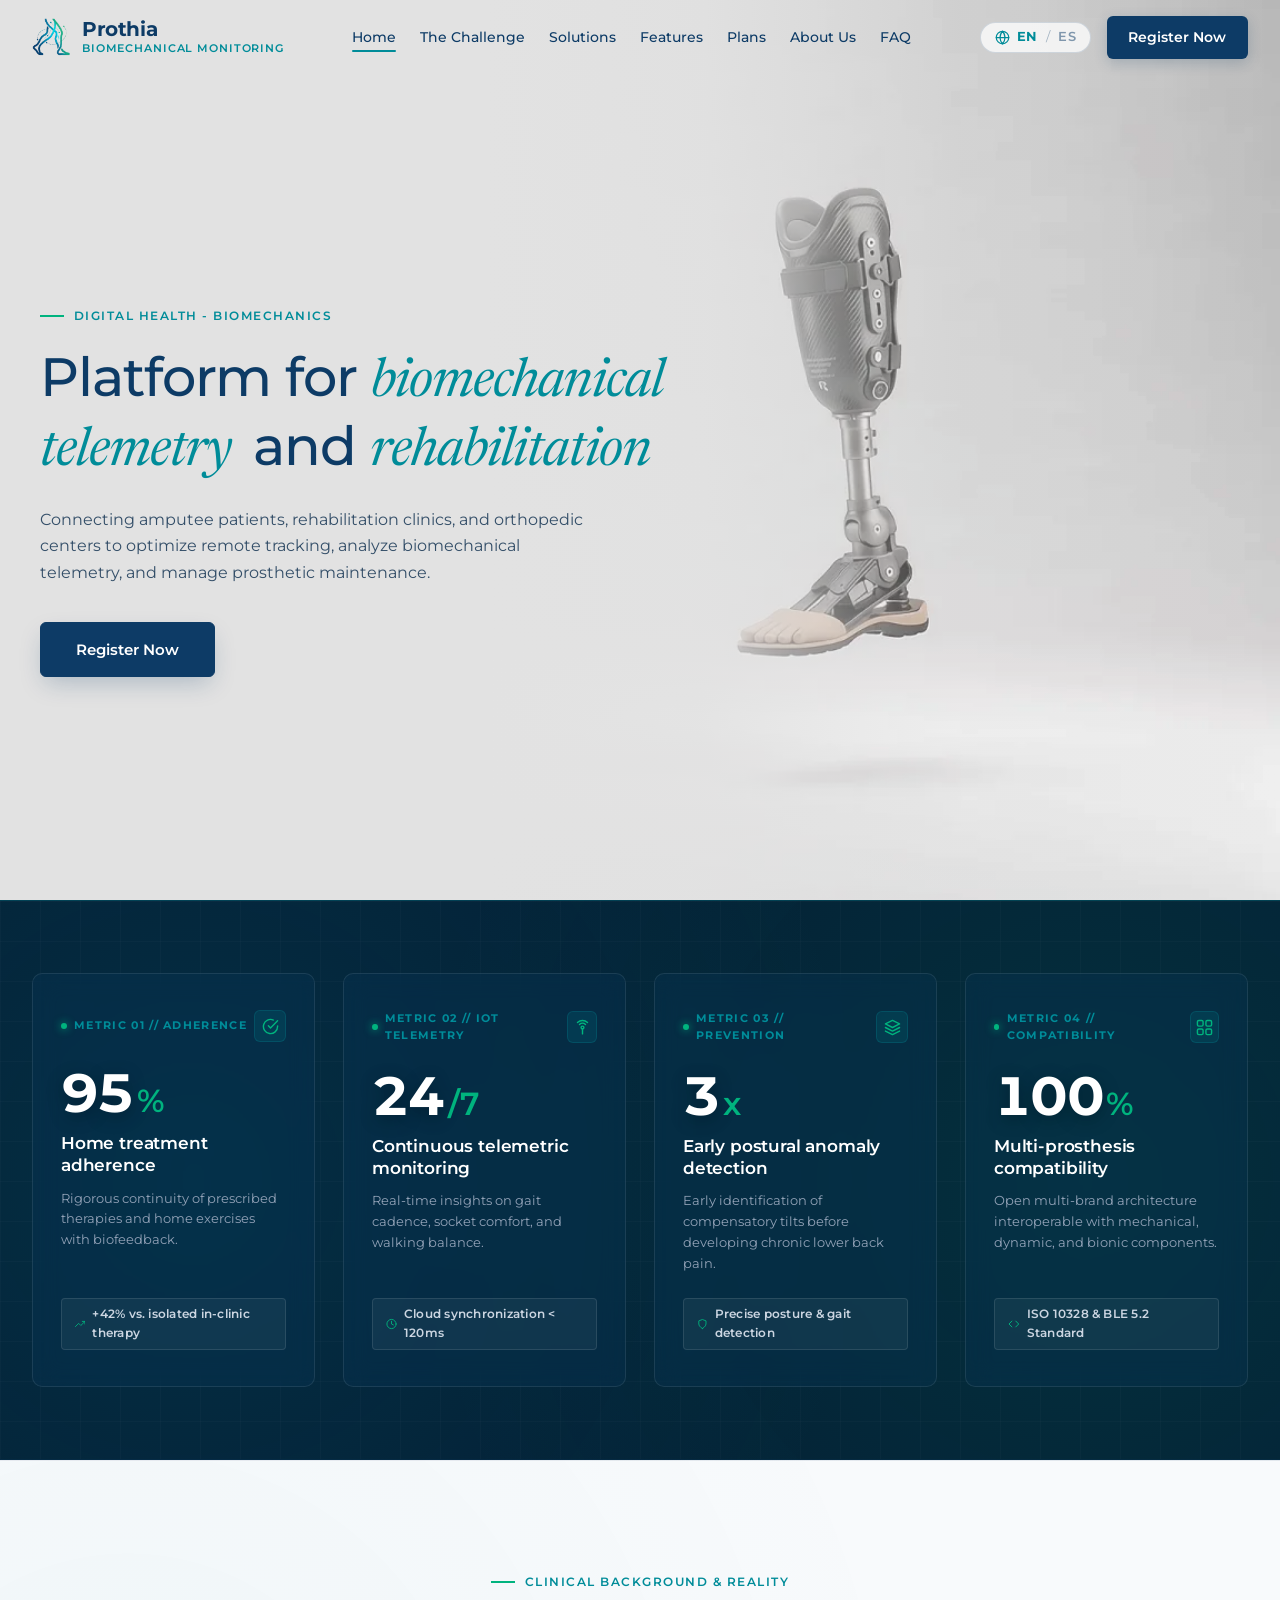
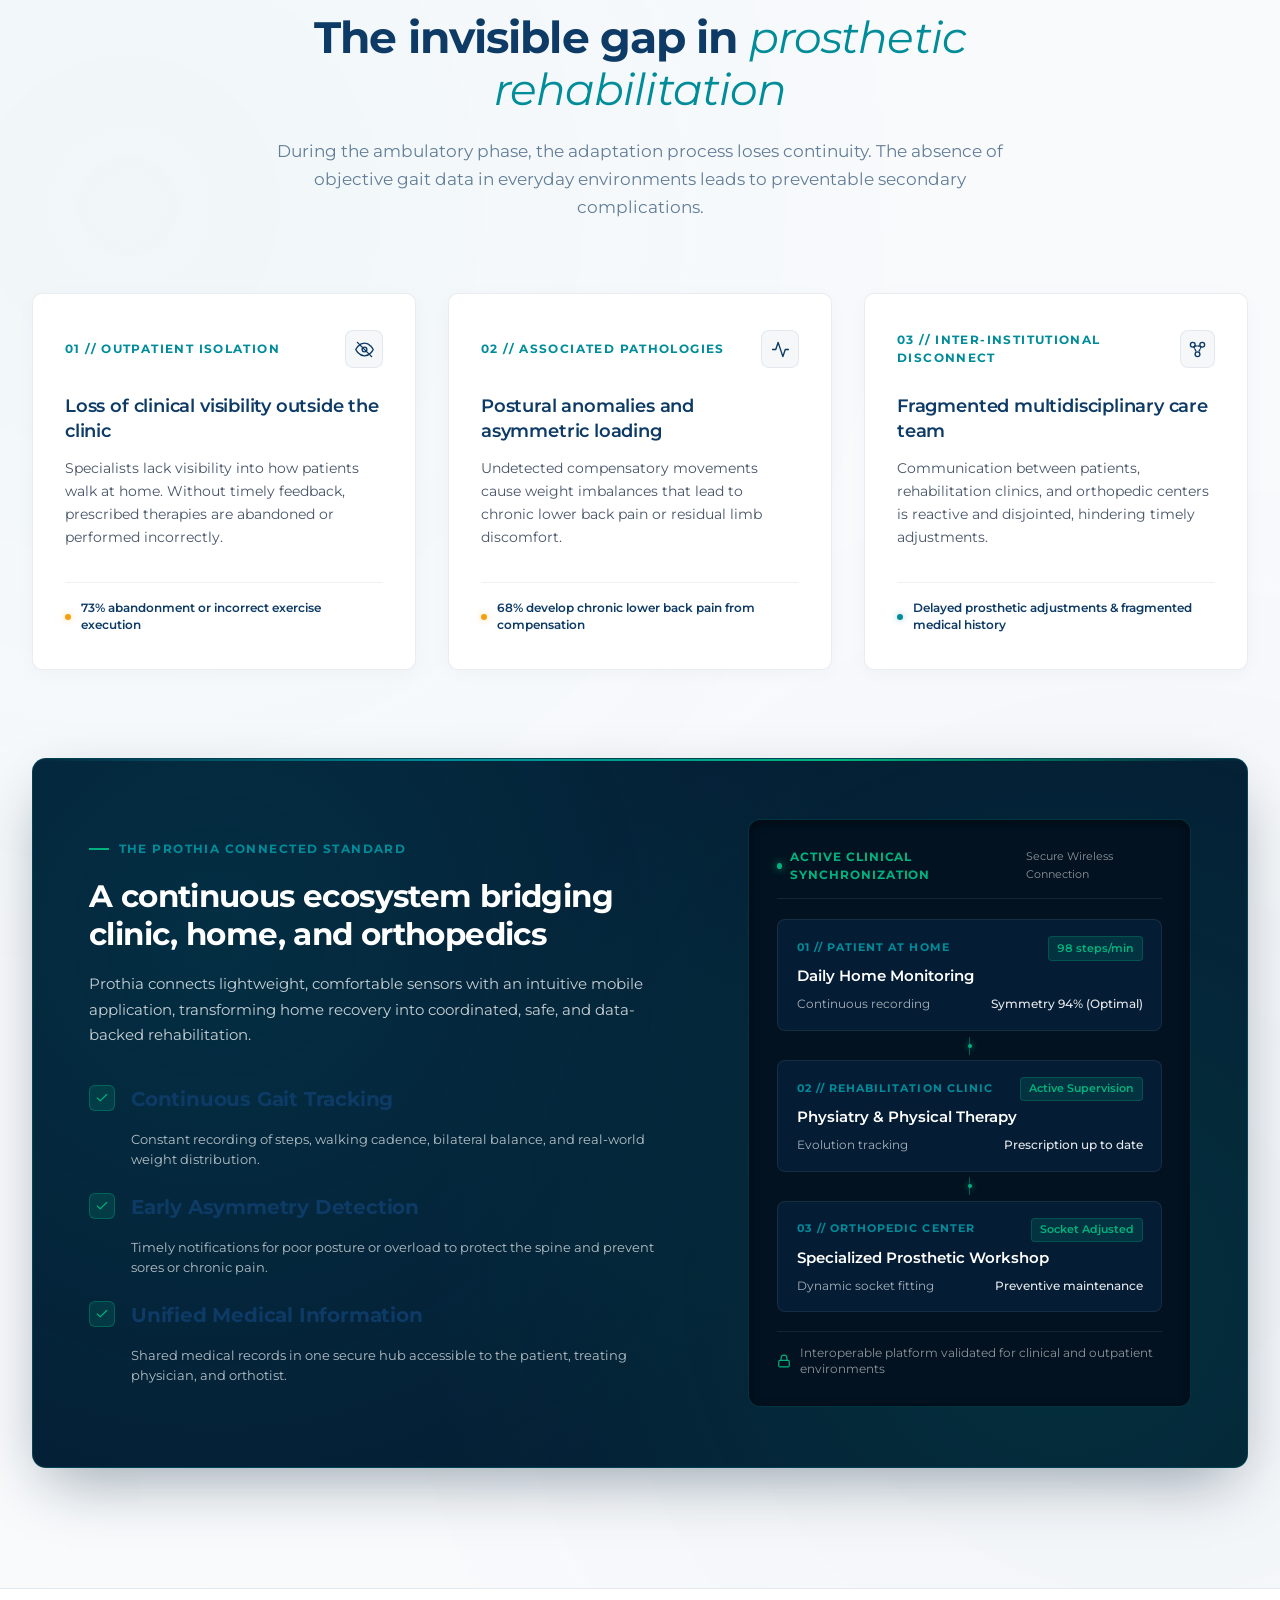
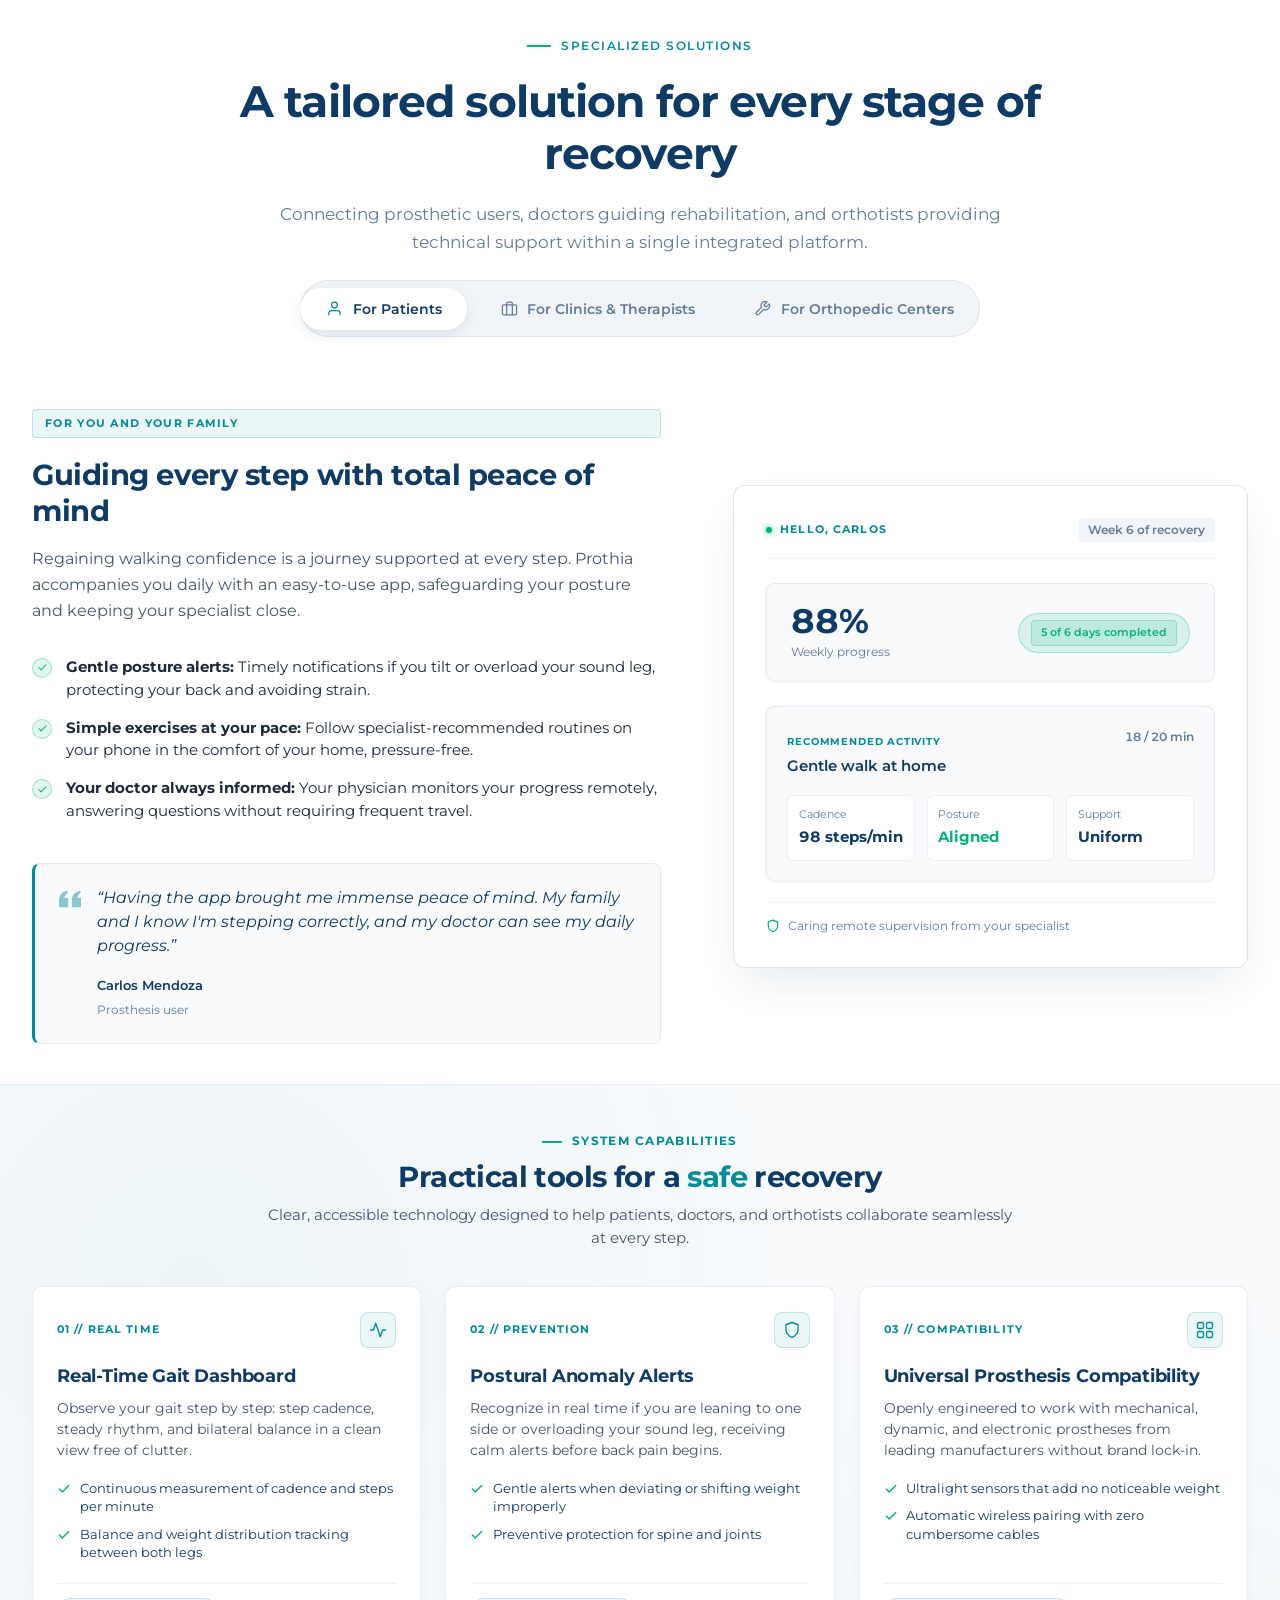
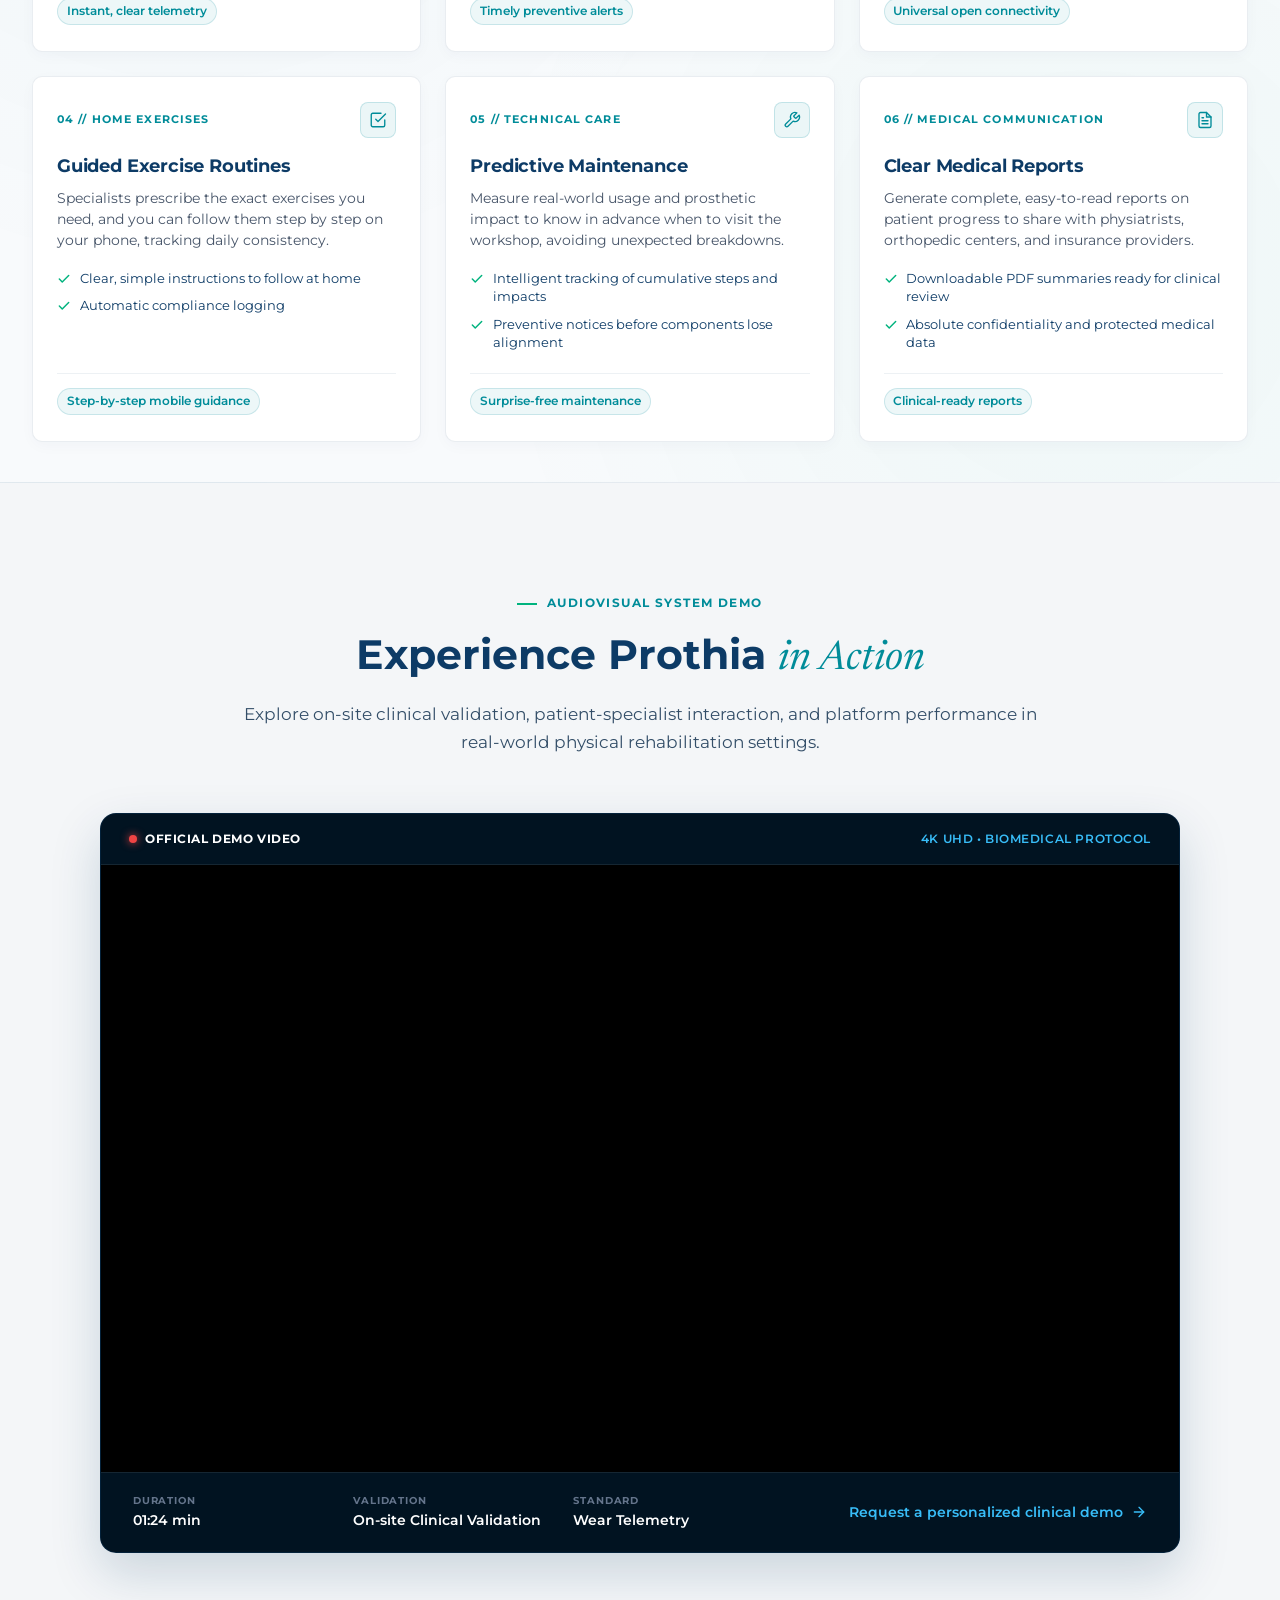
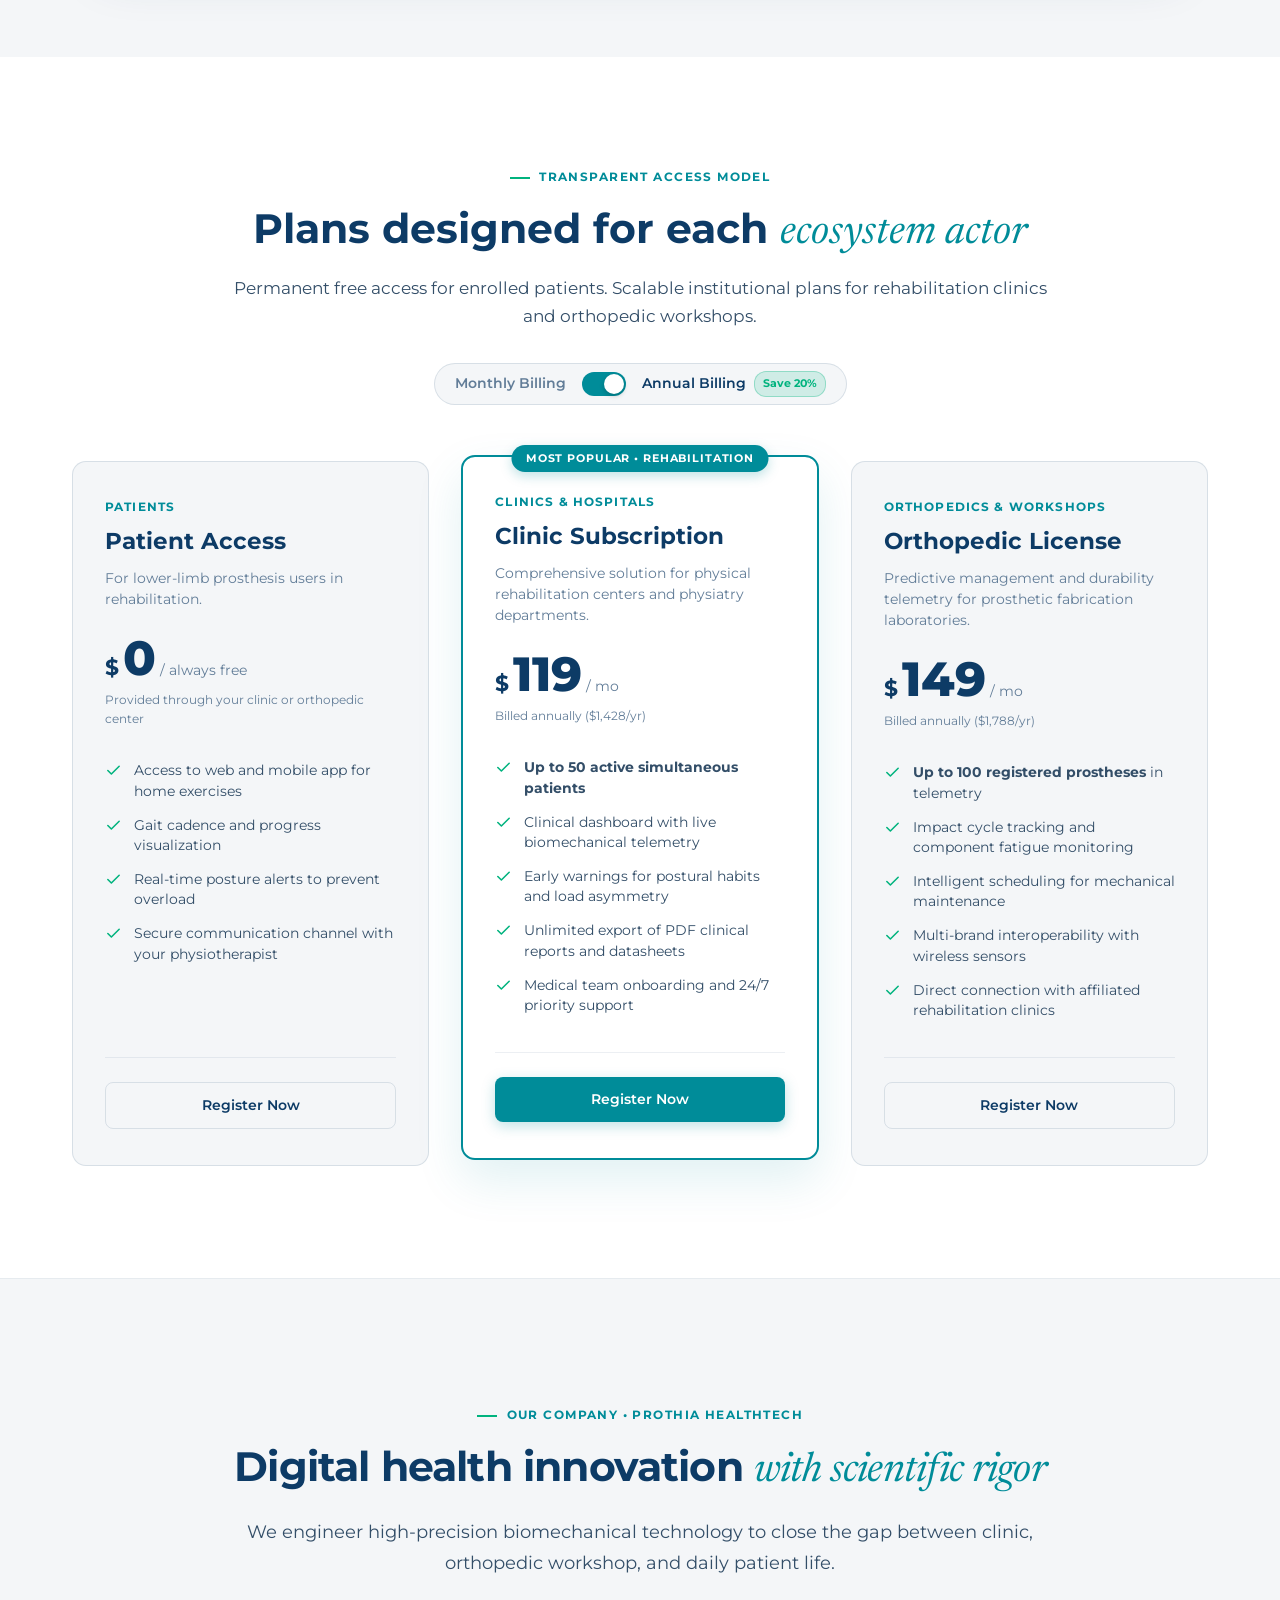
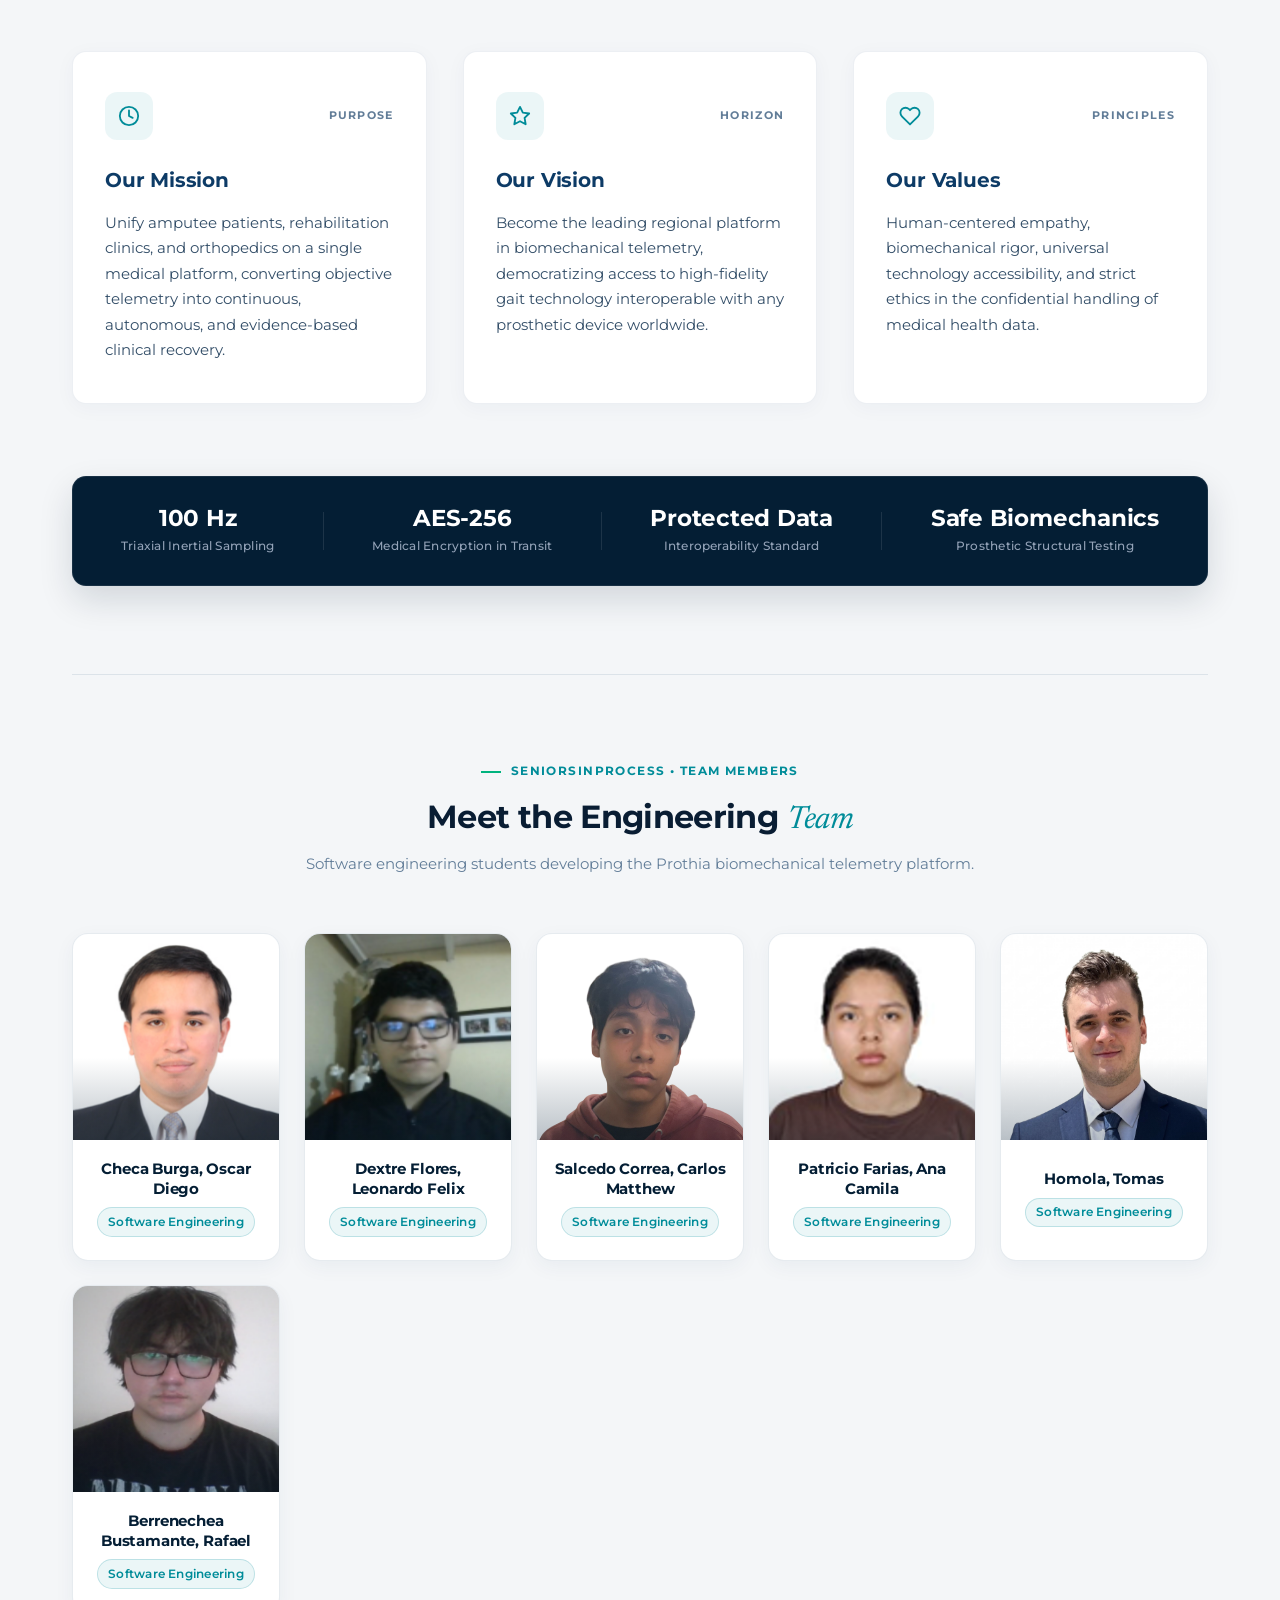
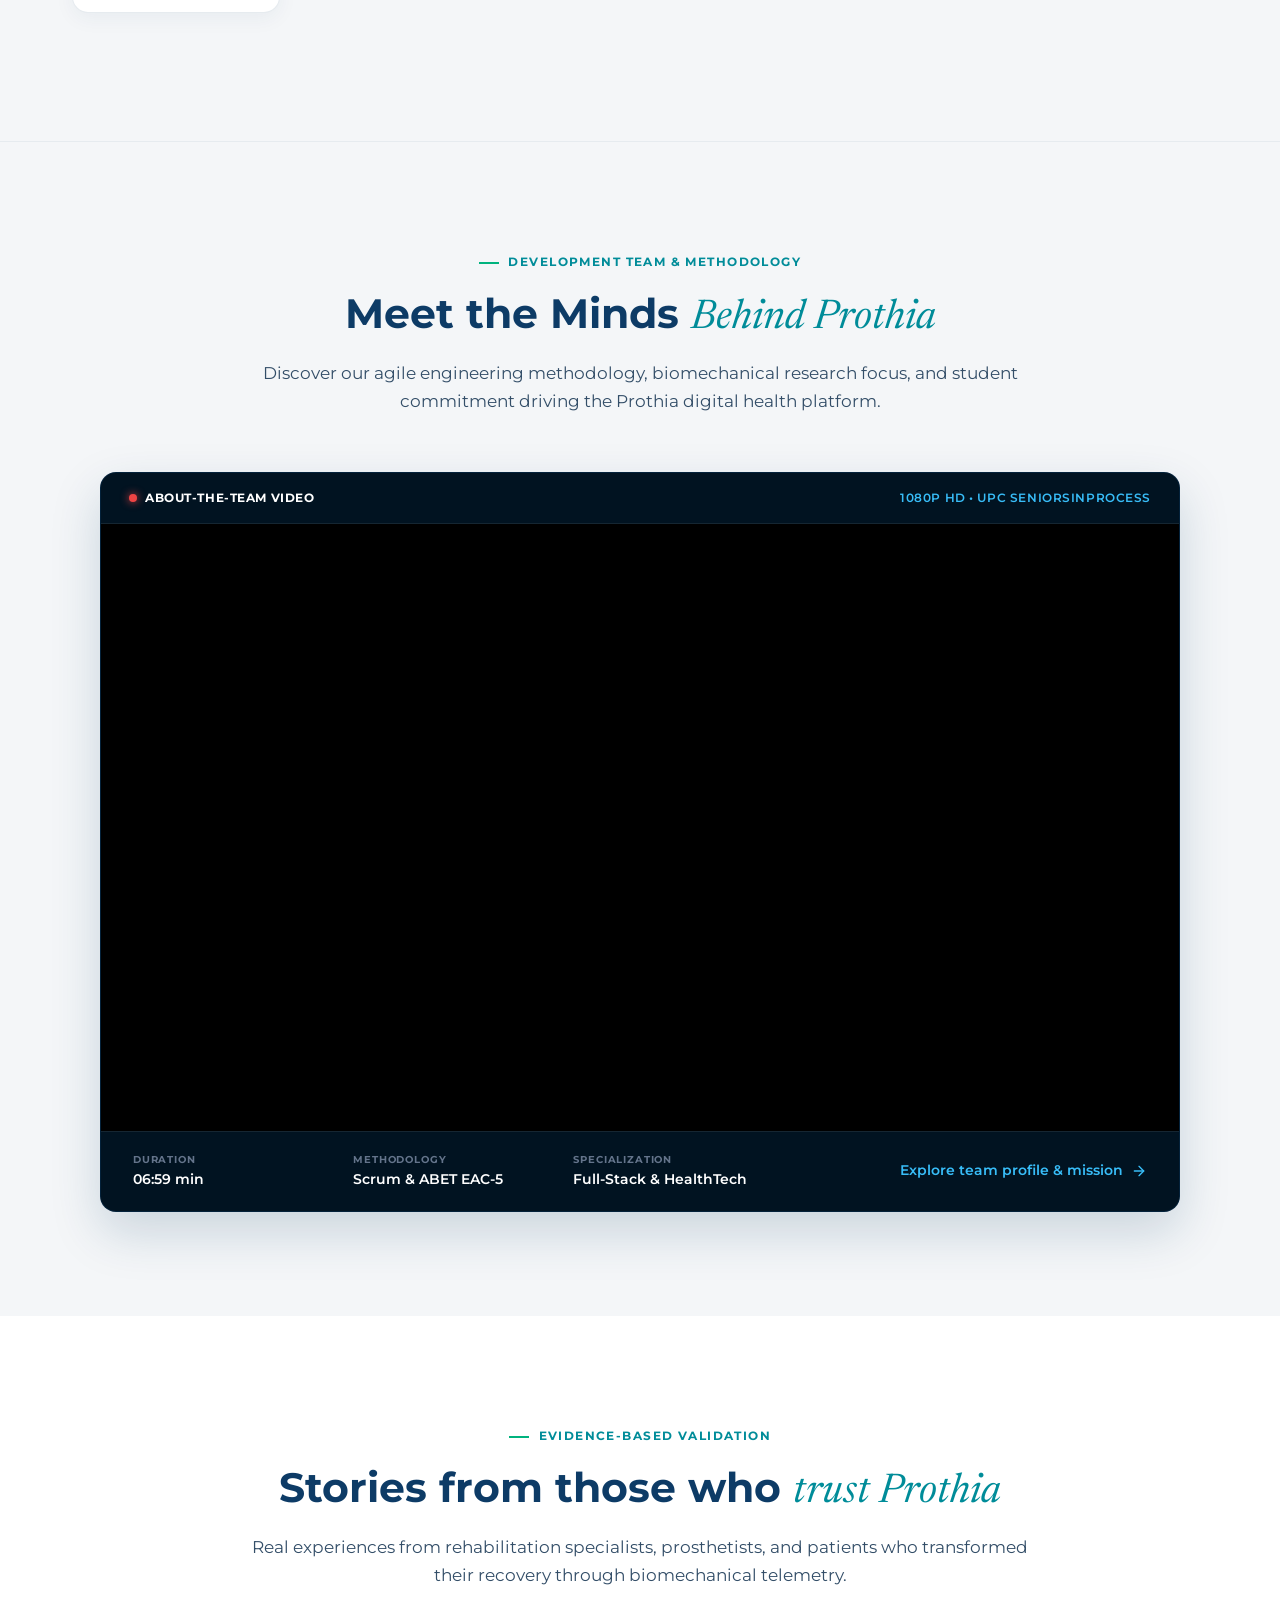
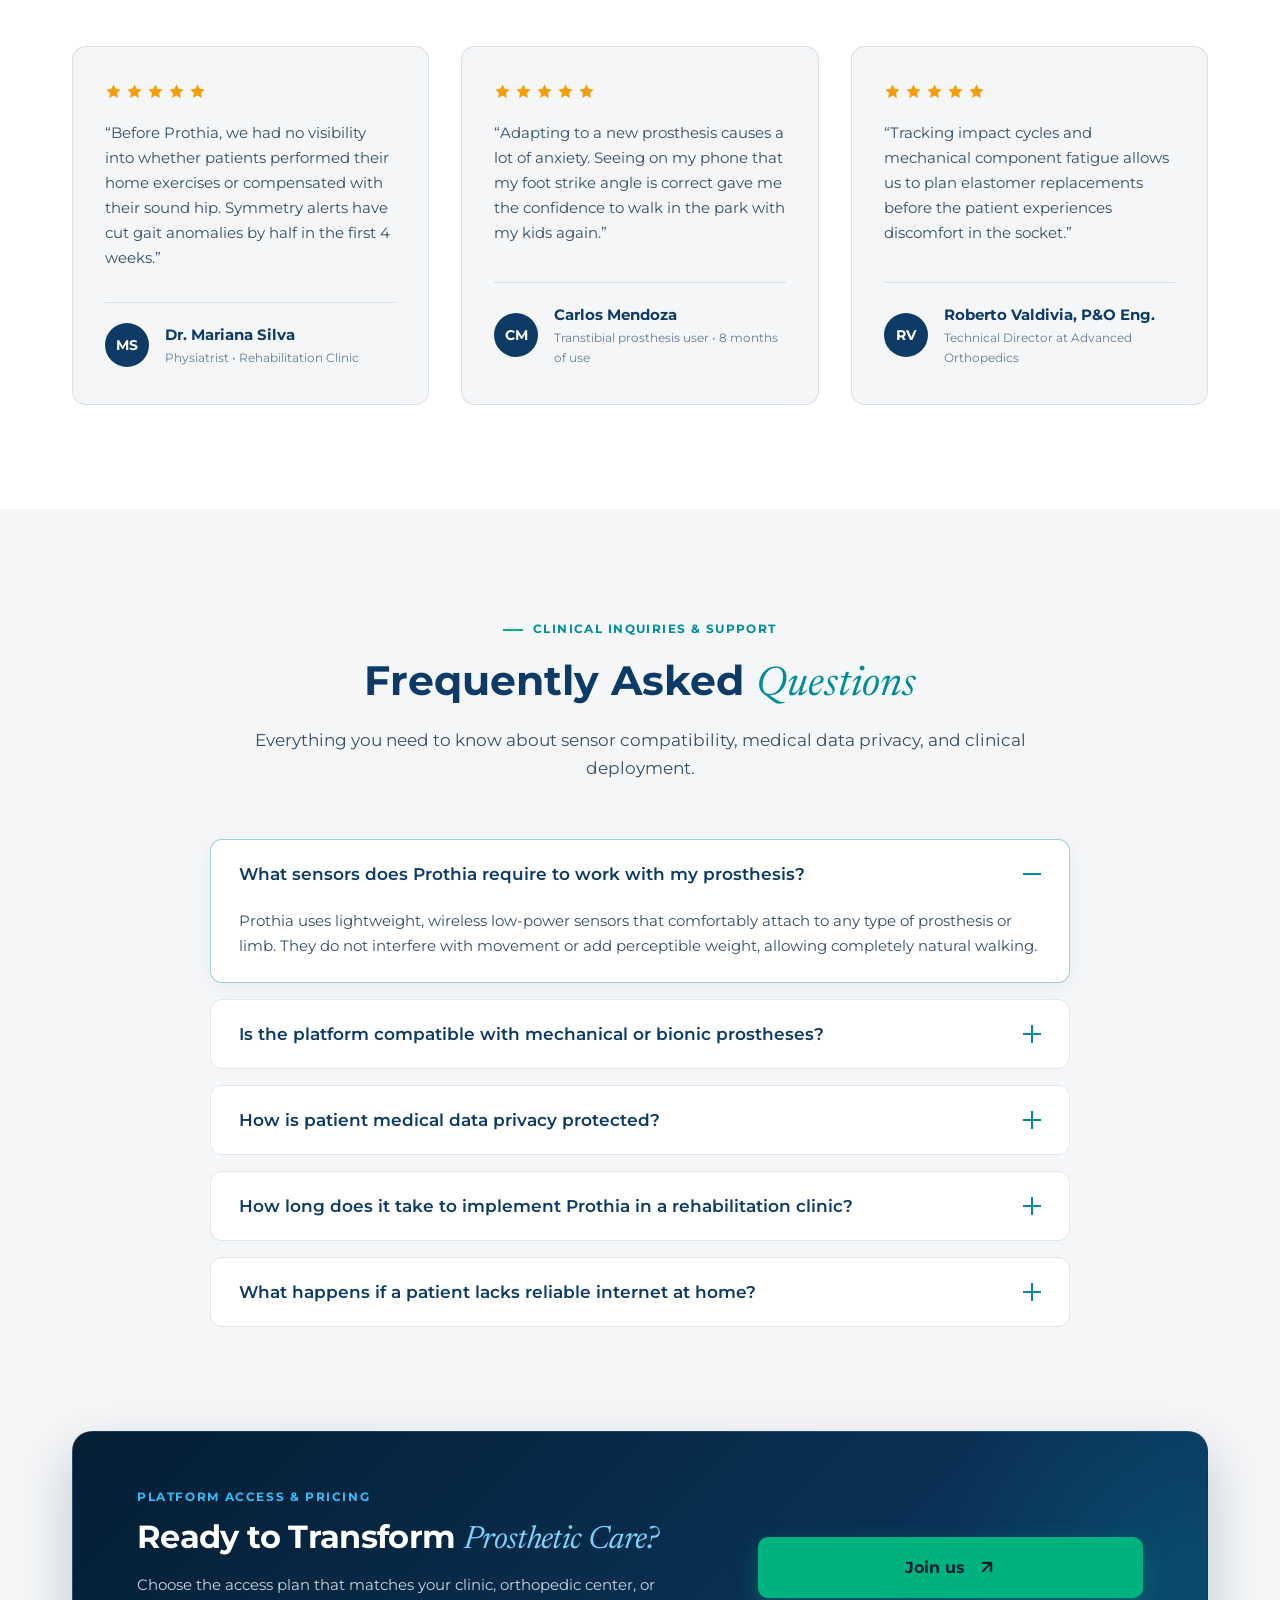
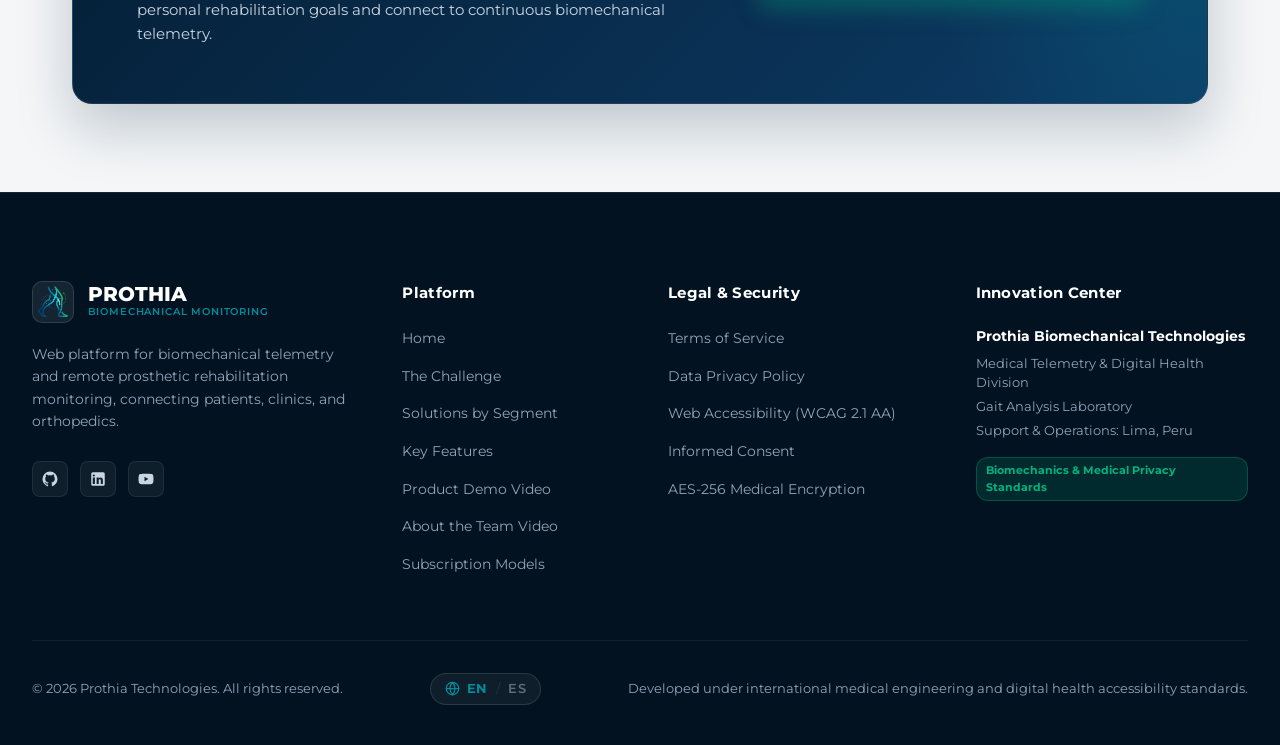
<file: index.html>
<!DOCTYPE html>
<html lang="en">
<head>
  <meta charset="UTF-8">
  <meta name="viewport" content="width=device-width, initial-scale=1.0">
  <title>Prothia | Biomechanical Telemetry &amp; Rehabilitation Platform</title>
  <meta name="description" content="Prothia connects amputee patients, rehabilitation clinics, and orthopedic centers to optimize remote tracking, analyze biomechanical telemetry, and manage prosthetic maintenance.">
  <meta name="keywords" content="Prothia, biomechanical telemetry, prosthetic rehabilitation, amputee patients, smart prosthetics, orthopedic maintenance, digital health, gait analysis">
  <meta name="author" content="SeniorsInProcess">
  <meta name="robots" content="index, follow">

  <meta property="og:type" content="website">
  <meta property="og:title" content="Prothia | Biomechanical Telemetry &amp; Rehabilitation Platform">
  <meta property="og:description" content="Prothia connects amputee patients, rehabilitation clinics, and orthopedic centers to optimize remote tracking, analyze biomechanical telemetry, and manage prosthetic maintenance.">
  <meta property="og:image" content="assets/Logo.png">

  <meta name="twitter:card" content="summary_large_image">
  <meta name="twitter:title" content="Prothia | Biomechanical Telemetry &amp; Rehabilitation Platform">
  <meta name="twitter:description" content="Prothia connects amputee patients, rehabilitation clinics, and orthopedic centers to optimize remote tracking, analyze biomechanical telemetry, and manage prosthetic maintenance.">
  <meta name="twitter:image" content="assets/Logo.png">

  <link rel="preconnect" href="https://fonts.googleapis.com">
  <link rel="preconnect" href="https://fonts.gstatic.com" crossorigin>
  <link href="https://fonts.googleapis.com/css2?family=Montserrat:ital,wght@0,400;0,500;0,600;0,700;1,400&family=Newsreader:ital,opsz,wght@1,6..72,400;1,6..72,500&display=swap" rel="stylesheet">

  <link rel="icon" type="image/png" href="assets/Logo.png">

  <link rel="stylesheet" href="css/styles.css">
</head>
<body>

  <header class="topbar" id="topbar">
    <div class="topbar-container">

      <a href="#hero" class="brand-logo" aria-label="Prothia - Biomechanical Telemetry">
        <img src="assets/Logo.png" alt="Prothia Logo" class="brand-logo-img">
        <div class="brand-text-wrap">
          <span class="brand-title">Prothia</span>
          <span class="brand-subtitle" data-i18n="brandSubtitle">Biomechanical Monitoring</span>
        </div>
      </a>

      <nav aria-label="Navegación principal">
        <ul class="nav-links-wrap">
          <li><a href="#hero" class="nav-link active" data-i18n="navStart">Home</a></li>
          <li><a href="#desafio" class="nav-link" data-i18n="navChallenge">The Challenge</a></li>
          <li><a href="#soluciones" class="nav-link" data-i18n="navSolutions">Solutions</a></li>
          <li><a href="#caracteristicas" class="nav-link" data-i18n="navFeatures">Features</a></li>
          <li><a href="#planes" class="nav-link" data-i18n="navPricing">Plans</a></li>
          <li><a href="#nosotros" class="nav-link" data-i18n="navAbout">About Us</a></li>
          <li><a href="#faq" class="nav-link" data-i18n="navFaq">FAQ</a></li>
        </ul>
      </nav>

      <div class="nav-actions">

        <button class="lang-selector-btn" id="langToggleBtn" aria-label="Switch language to Spanish" type="button">
          <svg viewBox="0 0 24 24" fill="none" stroke="currentColor" stroke-width="2" stroke-linecap="round" stroke-linejoin="round" aria-hidden="true">
            <circle cx="12" cy="12" r="10"></circle>
            <line x1="2" y1="12" x2="22" y2="12"></line>
            <path d="M12 2a15.3 15.3 0 0 1 4 10 15.3 15.3 0 0 1-4 10 15.3 15.3 0 0 1-4-10 15.3 15.3 0 0 1 4-10z"></path>
          </svg>
          <span class="lang-badge lang-en active">EN</span>
          <span class="lang-divider">/</span>
          <span class="lang-badge lang-es">ES</span>
        </button>

        <a href="https://prothia-web-app-7003f.web.app/" class="nav-cta-btn btn-register-action">
          <span data-i18n="ctaRegister">Register Now</span>
        </a>

        <button class="mobile-menu-btn" id="mobileMenuBtn" aria-label="Abrir menú de navegación móvil">
          <svg viewBox="0 0 24 24" fill="none" stroke="currentColor" stroke-width="2" stroke-linecap="round" stroke-linejoin="round">
            <line x1="3" y1="12" x2="21" y2="12"></line>
            <line x1="3" y1="6" x2="21" y2="6"></line>
            <line x1="3" y1="18" x2="21" y2="18"></line>
          </svg>
        </button>

      </div>

    </div>
  </header>

  <div class="mobile-drawer" id="mobileDrawer">
    <a href="#hero" class="mobile-nav-link" data-i18n="navStart">Home</a>
    <a href="#desafio" class="mobile-nav-link" data-i18n="navChallenge">The Challenge</a>
    <a href="#soluciones" class="mobile-nav-link" data-i18n="navSolutions">Solutions</a>
    <a href="#caracteristicas" class="mobile-nav-link" data-i18n="navFeatures">Features</a>
    <a href="#planes" class="mobile-nav-link" data-i18n="navPricing">Plans</a>
    <a href="#nosotros" class="mobile-nav-link" data-i18n="navAbout">About Us</a>
    <a href="#faq" class="mobile-nav-link" data-i18n="navFaq">FAQ</a>
    <button class="btn-primary btn-register-action" style="width: 100%; margin-top: 1rem;" data-i18n="ctaRegister">
      Register Now
    </button>
    <div class="mobile-lang-box">
      <button class="lang-selector-btn" id="mobileLangToggleBtn" aria-label="Switch language to Spanish" type="button">
        <svg viewBox="0 0 24 24" fill="none" stroke="currentColor" stroke-width="2" stroke-linecap="round" stroke-linejoin="round" aria-hidden="true">
          <circle cx="12" cy="12" r="10"></circle>
          <line x1="2" y1="12" x2="22" y2="12"></line>
          <path d="M12 2a15.3 15.3 0 0 1 4 10 15.3 15.3 0 0 1-4 10 15.3 15.3 0 0 1-4-10 15.3 15.3 0 0 1 4-10z"></path>
        </svg>
        <span class="lang-badge lang-en active">EN</span>
        <span class="lang-divider">/</span>
        <span class="lang-badge lang-es">ES</span>
      </button>
    </div>
  </div>

  <div class="hero-container" id="hero">

    <div class="hero-bg-wrapper" id="bgWrapper">
      <canvas id="sequenceCanvas" class="hero-sequence-canvas"></canvas>
      <div class="hero-gradient-overlay"></div>
    </div>

    <main class="hero-content-wrapper">
      <div class="hero-left-panel">

        <div class="hero-tag">
          <span class="hero-tag-line"></span>
          <span data-i18n="heroTag">Digital Health - Biomechanics</span>
        </div>

        <h1 class="section-title" data-i18n-html="heroTitle">
          Platform for <em>biomechanical telemetry</em> and <em>rehabilitation</em>
        </h1>

        <p class="section-copy" data-i18n="heroCopy">
          Connecting amputee patients, rehabilitation clinics, and orthopedic centers to optimize remote tracking, analyze biomechanical telemetry, and manage prosthetic maintenance.
        </p>

        <div class="hero-actions">
          <button class="btn-primary btn-register-action" id="btnRegister" data-i18n="heroCtaRegister">
            Register Now
          </button>
        </div>

      </div>
    </main>

  </div>

  <section class="stats-bar-section" id="statsSection" aria-label="Clinical and technical impact statistics">
    <div class="stats-container">
      <div class="stats-grid">

        <div class="stat-module-card">
          <div>
            <div class="stat-header">
              <span class="stat-tech-tag" data-i18n="stat1Tag">METRIC 01 // ADHERENCE</span>
              <div class="stat-svg-badge" aria-hidden="true">
                <svg viewBox="0 0 24 24" fill="none" stroke="currentColor" stroke-width="2" stroke-linecap="round" stroke-linejoin="round">
                  <path d="M22 11.08V12a10 10 0 1 1-5.93-9.14"></path>
                  <polyline points="22 4 12 14.01 9 11.01"></polyline>
                </svg>
              </div>
            </div>

            <div class="stat-value-wrap">
              <span class="stat-number" data-target="95" data-i18n="stat1Val">95</span>
              <span class="stat-suffix">%</span>
            </div>

            <h3 class="stat-label-title" data-i18n="stat1Title">Home treatment adherence</h3>
            <p class="stat-subtext-desc" data-i18n="stat1Desc">Rigorous continuity of prescribed therapies and home exercises with biofeedback.</p>
          </div>

          <div class="stat-benchmark-pill">
            <svg viewBox="0 0 24 24" fill="none" stroke="currentColor" stroke-width="2" stroke-linecap="round" stroke-linejoin="round">
              <polyline points="23 6 13.5 15.5 8.5 10.5 1 18"></polyline>
              <polyline points="17 6 23 6 23 12"></polyline>
            </svg>
            <span data-i18n="stat1Pill">+42% vs. isolated in-clinic therapy</span>
          </div>
        </div>

        <div class="stat-module-card">
          <div>
            <div class="stat-header">
              <span class="stat-tech-tag" data-i18n="stat2Tag">METRIC 02 // IOT TELEMETRY</span>
              <div class="stat-svg-badge" aria-hidden="true">
                <svg viewBox="0 0 24 24" fill="none" stroke="currentColor" stroke-width="2" stroke-linecap="round" stroke-linejoin="round">
                  <path d="M4.93 4.93a10 10 0 0 1 14.14 0"></path>
                  <path d="M7.76 7.76a6 6 0 0 1 8.48 0"></path>
                  <circle cx="12" cy="12" r="2"></circle>
                  <path d="M12 14v7"></path>
                </svg>
              </div>
            </div>

            <div class="stat-value-wrap">
              <span class="stat-number" data-target="24" data-i18n="stat2Val">24</span>
              <span class="stat-suffix">/7</span>
            </div>

            <h3 class="stat-label-title" data-i18n="stat2Title">Continuous telemetric monitoring</h3>
            <p class="stat-subtext-desc" data-i18n="stat2Desc">Real-time insights on gait cadence, socket comfort, and walking balance.</p>
          </div>

          <div class="stat-benchmark-pill">
            <svg viewBox="0 0 24 24" fill="none" stroke="currentColor" stroke-width="2" stroke-linecap="round" stroke-linejoin="round">
              <circle cx="12" cy="12" r="10"></circle>
              <polyline points="12 6 12 12 16 14"></polyline>
            </svg>
            <span data-i18n="stat2Pill">Cloud synchronization &lt; 120ms</span>
          </div>
        </div>

        <div class="stat-module-card">
          <div>
            <div class="stat-header">
              <span class="stat-tech-tag" data-i18n="stat3Tag">METRIC 03 // PREVENTION</span>
              <div class="stat-svg-badge" aria-hidden="true">
                <svg viewBox="0 0 24 24" fill="none" stroke="currentColor" stroke-width="2" stroke-linecap="round" stroke-linejoin="round">
                  <polygon points="12 2 2 7 12 12 22 7 12 2"></polygon>
                  <polyline points="2 17 12 22 22 17"></polyline>
                  <polyline points="2 12 12 17 22 12"></polyline>
                </svg>
              </div>
            </div>

            <div class="stat-value-wrap">
              <span class="stat-number" data-target="3" data-i18n="stat3Val">3</span>
              <span class="stat-suffix">x</span>
            </div>

            <h3 class="stat-label-title" data-i18n="stat3Title">Early postural anomaly detection</h3>
            <p class="stat-subtext-desc" data-i18n="stat3Desc">Early identification of compensatory tilts before developing chronic lower back pain.</p>
          </div>

          <div class="stat-benchmark-pill">
            <svg viewBox="0 0 24 24" fill="none" stroke="currentColor" stroke-width="2" stroke-linecap="round" stroke-linejoin="round">
              <path d="M12 22s8-4 8-10V5l-8-3-8 3v7c0 6 8 10 8 10z"></path>
            </svg>
            <span data-i18n="stat3Pill">Precise posture &amp; gait detection</span>
          </div>
        </div>

        <div class="stat-module-card">
          <div>
            <div class="stat-header">
              <span class="stat-tech-tag" data-i18n="stat4Tag">METRIC 04 // COMPATIBILITY</span>
              <div class="stat-svg-badge" aria-hidden="true">
                <svg viewBox="0 0 24 24" fill="none" stroke="currentColor" stroke-width="2" stroke-linecap="round" stroke-linejoin="round">
                  <rect x="2" y="2" width="8" height="8" rx="2"></rect>
                  <rect x="14" y="2" width="8" height="8" rx="2"></rect>
                  <rect x="2" y="14" width="8" height="8" rx="2"></rect>
                  <rect x="14" y="14" width="8" height="8" rx="2"></rect>
                </svg>
              </div>
            </div>

            <div class="stat-value-wrap">
              <span class="stat-number" data-target="100" data-i18n="stat4Val">100</span>
              <span class="stat-suffix">%</span>
            </div>

            <h3 class="stat-label-title" data-i18n="stat4Title">Multi-prosthesis compatibility</h3>
            <p class="stat-subtext-desc" data-i18n="stat4Desc">Open multi-brand architecture interoperable with mechanical, dynamic, and bionic components.</p>
          </div>

          <div class="stat-benchmark-pill">
            <svg viewBox="0 0 24 24" fill="none" stroke="currentColor" stroke-width="2" stroke-linecap="round" stroke-linejoin="round">
              <polyline points="16 18 22 12 16 6"></polyline>
              <polyline points="8 6 2 12 8 18"></polyline>
            </svg>
            <span data-i18n="stat4Pill">ISO 10328 &amp; BLE 5.2 Standard</span>
          </div>
        </div>

      </div>
    </div>
  </section>

  <section class="challenge-section" id="desafio" aria-label="The Challenge vs. The Prothia Solution">
    <div class="challenge-container">

      <div class="challenge-header">
        <div class="challenge-tag">
          <span class="challenge-tag-line"></span>
          <span data-i18n="challengeTag">Clinical Background &amp; Reality</span>
        </div>

        <h2 class="challenge-headline" data-i18n-html="challengeHeadline">
          The invisible gap in <em>prosthetic rehabilitation</em>
        </h2>

        <p class="challenge-description" data-i18n="challengeDesc">
          During the ambulatory phase, the adaptation process loses continuity. The absence of objective gait data in everyday environments leads to preventable secondary complications.
        </p>
      </div>

      <div class="challenge-cards-row">

        <article class="medical-problem-card">
          <div class="problem-card-inner">
            <div class="problem-meta-top">
              <span class="problem-num-index" data-i18n="prob1Num">01 // OUTPATIENT ISOLATION</span>
              <div class="problem-icon-pill" aria-hidden="true">

                <svg viewBox="0 0 24 24" fill="none" stroke="currentColor" stroke-width="1.75" stroke-linecap="round" stroke-linejoin="round">
                  <path d="M1 12s4-8 11-8 11 8 11 8-4 8-11 8-11-8-11-8z"></path>
                  <circle cx="12" cy="12" r="3"></circle>
                  <line x1="3" y1="3" x2="21" y2="21"></line>
                </svg>
              </div>
            </div>

            <h3 class="problem-item-title" data-i18n="prob1Title">Loss of clinical visibility outside the clinic</h3>
            <p class="problem-item-text" data-i18n="prob1Text">
              Specialists lack visibility into how patients walk at home. Without timely feedback, prescribed therapies are abandoned or performed incorrectly.
            </p>

            <div class="problem-clinical-footer">
              <span class="clinical-indicator-dot amber"></span>
              <span class="clinical-impact-label" data-i18n="prob1Impact">73% abandonment or incorrect exercise execution</span>
            </div>
          </div>
        </article>

        <article class="medical-problem-card">
          <div class="problem-card-inner">
            <div class="problem-meta-top">
              <span class="problem-num-index" data-i18n="prob2Num">02 // ASSOCIATED PATHOLOGIES</span>
              <div class="problem-icon-pill" aria-hidden="true">

                <svg viewBox="0 0 24 24" fill="none" stroke="currentColor" stroke-width="1.75" stroke-linecap="round" stroke-linejoin="round">
                  <polyline points="22 12 18 12 15 21 9 3 6 12 2 12"></polyline>
                </svg>
              </div>
            </div>

            <h3 class="problem-item-title" data-i18n="prob2Title">Postural anomalies and asymmetric loading</h3>
            <p class="problem-item-text" data-i18n="prob2Text">
              Undetected compensatory movements cause weight imbalances that lead to chronic lower back pain or residual limb discomfort.
            </p>

            <div class="problem-clinical-footer">
              <span class="clinical-indicator-dot amber"></span>
              <span class="clinical-impact-label" data-i18n="prob2Impact">68% develop chronic lower back pain from compensation</span>
            </div>
          </div>
        </article>

        <article class="medical-problem-card">
          <div class="problem-card-inner">
            <div class="problem-meta-top">
              <span class="problem-num-index" data-i18n="prob3Num">03 // INTER-INSTITUTIONAL DISCONNECT</span>
              <div class="problem-icon-pill" aria-hidden="true">

                <svg viewBox="0 0 24 24" fill="none" stroke="currentColor" stroke-width="1.75" stroke-linecap="round" stroke-linejoin="round">
                  <circle cx="6" cy="6" r="3"></circle>
                  <circle cx="18" cy="6" r="3"></circle>
                  <circle cx="12" cy="18" r="3"></circle>
                  <line x1="8.5" y1="7.5" x2="15.5" y2="7.5" stroke-dasharray="2 2"></line>
                  <line x1="7.5" y1="8.5" x2="10.5" y2="15.5" stroke-dasharray="2 2"></line>
                  <line x1="16.5" y1="8.5" x2="13.5" y2="15.5" stroke-dasharray="2 2"></line>
                </svg>
              </div>
            </div>

            <h3 class="problem-item-title" data-i18n="prob3Title">Fragmented multidisciplinary care team</h3>
            <p class="problem-item-text" data-i18n="prob3Text">
              Communication between patients, rehabilitation clinics, and orthopedic centers is reactive and disjointed, hindering timely adjustments.
            </p>

            <div class="problem-clinical-footer">
              <span class="clinical-indicator-dot teal"></span>
              <span class="clinical-impact-label" data-i18n="prob3Impact">Delayed prosthetic adjustments &amp; fragmented medical history</span>
            </div>
          </div>
        </article>

      </div>

      <div class="solution-clinical-panel">

        <div class="solution-grid-content">

          <div class="solution-info-col">
            <div class="solution-tag">
              <span class="solution-tag-line"></span>
              <span data-i18n="solBannerTag">The Prothia Connected Standard</span>
            </div>

            <h3 class="solution-headline" data-i18n="solBannerHeadline">
              A continuous ecosystem bridging clinic, home, and orthopedics
            </h3>

            <p class="solution-copy" data-i18n="solBannerCopy">
              Prothia connects lightweight, comfortable sensors with an intuitive mobile application, transforming home recovery into coordinated, safe, and data-backed rehabilitation.
            </p>

            <div class="solution-clinical-pillars">

              <div class="clinical-pillar-row">
                <div class="pillar-bullet-icon" aria-hidden="true">
                  <svg viewBox="0 0 24 24" fill="none" stroke="currentColor" stroke-width="2" stroke-linecap="round" stroke-linejoin="round">
                    <polyline points="20 6 9 17 4 12"></polyline>
                  </svg>
                </div>
                <div class="pillar-text-wrap">
                  <h4 class="pillar-heading" data-i18n="solPillar1Title">Continuous Gait Tracking</h4>
                  <p class="pillar-subtext" data-i18n="solPillar1Desc">Constant recording of steps, walking cadence, bilateral balance, and real-world weight distribution.</p>
                </div>
              </div>

              <div class="clinical-pillar-row">
                <div class="pillar-bullet-icon" aria-hidden="true">
                  <svg viewBox="0 0 24 24" fill="none" stroke="currentColor" stroke-width="2" stroke-linecap="round" stroke-linejoin="round">
                    <polyline points="20 6 9 17 4 12"></polyline>
                  </svg>
                </div>
                <div class="pillar-text-wrap">
                  <h4 class="pillar-heading" data-i18n="solPillar2Title">Early Asymmetry Detection</h4>
                  <p class="pillar-subtext" data-i18n="solPillar2Desc">Timely notifications for poor posture or overload to protect the spine and prevent sores or chronic pain.</p>
                </div>
              </div>

              <div class="clinical-pillar-row">
                <div class="pillar-bullet-icon" aria-hidden="true">
                  <svg viewBox="0 0 24 24" fill="none" stroke="currentColor" stroke-width="2" stroke-linecap="round" stroke-linejoin="round">
                    <polyline points="20 6 9 17 4 12"></polyline>
                  </svg>
                </div>
                <div class="pillar-text-wrap">
                  <h4 class="pillar-heading" data-i18n="solPillar3Title">Unified Medical Information</h4>
                  <p class="pillar-subtext" data-i18n="solPillar3Desc">Shared medical records in one secure hub accessible to the patient, treating physician, and orthotist.</p>
                </div>
              </div>

            </div>
          </div>

          <div class="solution-visual-col">
            <div class="medical-console-dock">

              <div class="console-header-bar">
                <div class="console-live-badge">
                  <span class="console-pulse-indicator"></span>
                  <span data-i18n="consoleLiveBadge">Active Clinical Synchronization</span>
                </div>
                <span class="console-protocol-badge" data-i18n="consoleProtocolBadge">Secure Wireless Connection</span>
              </div>

              <div class="console-actors-stream">

                <div class="actor-stream-card">
                  <div class="actor-role-header">
                    <span class="actor-tag" data-i18n="consoleActor1Tag">01 // PATIENT AT HOME</span>
                    <span class="actor-metric-pill" data-i18n="consoleActor1Metric">98 steps/min</span>
                  </div>
                  <div class="actor-name-title" data-i18n="consoleActor1Title">Daily Home Monitoring</div>
                  <div class="actor-details-row">
                    <span data-i18n="consoleActor1Detail">Continuous recording</span>
                    <span class="actor-highlight-text" data-i18n="consoleActor1Highlight">Symmetry 94% (Optimal)</span>
                  </div>
                </div>

                <div class="stream-connector-line" aria-hidden="true">
                  <div class="stream-pulse-dot"></div>
                </div>

                <div class="actor-stream-card">
                  <div class="actor-role-header">
                    <span class="actor-tag" data-i18n="consoleActor2Tag">02 // REHABILITATION CLINIC</span>
                    <span class="actor-metric-pill" data-i18n="consoleActor2Metric">Active Supervision</span>
                  </div>
                  <div class="actor-name-title" data-i18n-html="consoleActor2Title">Physiatry &amp; Physical Therapy</div>
                  <div class="actor-details-row">
                    <span data-i18n="consoleActor2Detail">Evolution tracking</span>
                    <span class="actor-highlight-text" data-i18n="consoleActor2Highlight">Prescription up to date</span>
                  </div>
                </div>

                <div class="stream-connector-line" aria-hidden="true">
                  <div class="stream-pulse-dot"></div>
                </div>

                <div class="actor-stream-card">
                  <div class="actor-role-header">
                    <span class="actor-tag" data-i18n="consoleActor3Tag">03 // ORTHOPEDIC CENTER</span>
                    <span class="actor-metric-pill" data-i18n="consoleActor3Metric">Socket Adjusted</span>
                  </div>
                  <div class="actor-name-title" data-i18n="consoleActor3Title">Specialized Prosthetic Workshop</div>
                  <div class="actor-details-row">
                    <span data-i18n="consoleActor3Detail">Dynamic socket fitting</span>
                    <span class="actor-highlight-text" data-i18n="consoleActor3Highlight">Preventive maintenance</span>
                  </div>
                </div>

              </div>

              <div class="console-footer-note">
                <svg viewBox="0 0 24 24" fill="none" stroke="currentColor" stroke-width="2" stroke-linecap="round" stroke-linejoin="round" aria-hidden="true">
                  <rect x="3" y="11" width="18" height="11" rx="2" ry="2"></rect>
                  <path d="M7 11V7a5 5 0 0 1 10 0v4"></path>
                </svg>
                <span data-i18n="consoleFooterNote">Interoperable platform validated for clinical and outpatient environments</span>
              </div>

            </div>
          </div>

        </div>

      </div>

    </div>
  </section>

  <section class="solutions-section" id="soluciones" aria-label="Solutions by Target Segment">
    <div class="solutions-container">

      <div class="solutions-header">
        <div class="solutions-tag">
          <span class="solutions-tag-line"></span>
          <span data-i18n="solutionsTag">Specialized Solutions</span>
        </div>

        <h2 class="solutions-headline" data-i18n="solutionsHeadline">
          A tailored solution for every stage of recovery
        </h2>

        <p class="solutions-description" data-i18n="solutionsDesc">
          Connecting prosthetic users, doctors guiding rehabilitation, and orthotists providing technical support within a single integrated platform.
        </p>
      </div>

      <div class="solutions-tabs-nav" role="tablist" aria-label="Clinical profile selector">
        <button class="solutions-tab-btn active" role="tab" aria-selected="true" aria-controls="panel-patients" id="tab-patients" data-tab="patients">
          <svg viewBox="0 0 24 24" fill="none" stroke="currentColor" stroke-width="1.75" stroke-linecap="round" stroke-linejoin="round" aria-hidden="true">
            <path d="M20 21v-2a4 4 0 0 0-4-4H8a4 4 0 0 0-4 4v2"></path>
            <circle cx="12" cy="7" r="4"></circle>
          </svg>
          <span data-i18n="tabPatient">For Patients</span>
        </button>

        <button class="solutions-tab-btn" role="tab" aria-selected="false" aria-controls="panel-clinics" id="tab-clinics" data-tab="clinics">
          <svg viewBox="0 0 24 24" fill="none" stroke="currentColor" stroke-width="1.75" stroke-linecap="round" stroke-linejoin="round" aria-hidden="true">
            <rect x="2" y="7" width="20" height="14" rx="2" ry="2"></rect>
            <path d="M16 21V5a2 2 0 0 0-2-2h-4a2 2 0 0 0-2 2v16"></path>
          </svg>
          <span data-i18n-html="tabClinics">For Clinics &amp; Therapists</span>
        </button>

        <button class="solutions-tab-btn" role="tab" aria-selected="false" aria-controls="panel-ortho" id="tab-ortho" data-tab="ortho">
          <svg viewBox="0 0 24 24" fill="none" stroke="currentColor" stroke-width="1.75" stroke-linecap="round" stroke-linejoin="round" aria-hidden="true">
            <path d="M14.7 6.3a1 1 0 0 0 0 1.4l1.6 1.6a1 1 0 0 0 1.4 0l3.77-3.77a6 6 0 0 1-7.94 7.94l-6.91 6.91a2.12 2.12 0 0 1-3-3l6.91-6.91a6 6 0 0 1 7.94-7.94l-3.76 3.76z"></path>
          </svg>
          <span data-i18n="tabOrtho">For Orthopedic Centers</span>
        </button>
      </div>

      <div class="solutions-panels-wrapper">

        <div class="solution-tab-panel active" id="panel-patients" role="tabpanel" aria-labelledby="tab-patients">
          <div class="solution-panel-layout">

            <div class="solution-panel-info">
              <span class="panel-role-pill" data-i18n="solPatPill">FOR YOU AND YOUR FAMILY</span>

              <h3 class="panel-section-title" data-i18n="solPatTitle">
                Guiding every step with total peace of mind
              </h3>

              <p class="panel-section-desc" data-i18n="solPatDesc">
                Regaining walking confidence is a journey supported at every step. Prothia accompanies you daily with an easy-to-use app, safeguarding your posture and keeping your specialist close.
              </p>

              <div class="panel-benefits-list">
                <div class="panel-benefit-item">
                  <div class="benefit-check-icon" aria-hidden="true">
                    <svg viewBox="0 0 24 24" fill="none" stroke="currentColor" stroke-width="2.2" stroke-linecap="round" stroke-linejoin="round">
                      <polyline points="20 6 9 17 4 12"></polyline>
                    </svg>
                  </div>
                  <span data-i18n-html="solPatPoint1"><strong>Gentle posture alerts:</strong> Timely notifications if you tilt or overload your sound leg, protecting your back and avoiding strain.</span>
                </div>

                <div class="panel-benefit-item">
                  <div class="benefit-check-icon" aria-hidden="true">
                    <svg viewBox="0 0 24 24" fill="none" stroke="currentColor" stroke-width="2.2" stroke-linecap="round" stroke-linejoin="round">
                      <polyline points="20 6 9 17 4 12"></polyline>
                    </svg>
                  </div>
                  <span data-i18n-html="solPatPoint2"><strong>Simple exercises at your pace:</strong> Follow specialist-recommended routines on your phone in the comfort of your home, pressure-free.</span>
                </div>

                <div class="panel-benefit-item">
                  <div class="benefit-check-icon" aria-hidden="true">
                    <svg viewBox="0 0 24 24" fill="none" stroke="currentColor" stroke-width="2.2" stroke-linecap="round" stroke-linejoin="round">
                      <polyline points="20 6 9 17 4 12"></polyline>
                    </svg>
                  </div>
                  <span data-i18n-html="solPatPoint3"><strong>Your doctor always informed:</strong> Your physician monitors your progress remotely, answering questions without requiring frequent travel.</span>
                </div>
              </div>

              <div class="clinical-quote-card">
                <div class="quote-symbol" aria-hidden="true">
                  <svg viewBox="0 0 24 24" fill="currentColor">
                    <path d="M14.017 21v-7.391c0-5.704 3.731-9.57 8.983-10.609l.995 2.151c-2.432.917-3.995 3.638-3.995 5.849h4v10h-9.983zm-14.017 0v-7.391c0-5.704 3.748-9.57 9-10.609l.996 2.151c-2.433.917-3.996 3.638-3.996 5.849h3.983v10h-9.983z"/>
                  </svg>
                </div>
                <div class="quote-text-wrap">
                  <p class="quote-body" data-i18n="solPatQuote">
                    “Having the app brought me immense peace of mind. My family and I know I'm stepping correctly, and my doctor can see my daily progress.”
                  </p>
                  <div class="quote-author">
                    <strong data-i18n="solPatAuthor">Carlos Mendoza</strong>
                    <span data-i18n="solPatAuthorRole">Prosthesis user</span>
                  </div>
                </div>
              </div>

            </div>

            <div class="solution-panel-preview">
              <div class="clinical-device-card">

                <div class="card-device-top">
                  <div class="device-status-badge">
                    <span class="live-dot-pulse"></span>
                    <span data-i18n="solPatCardStatus">HELLO, CARLOS</span>
                  </div>
                  <span class="device-protocol-tag" data-i18n="solPatCardStage">Week 6 of recovery</span>
                </div>

                <div class="device-adherence-banner">
                  <div class="adherence-stat-number">
                    <span class="stat-big">88%</span>
                    <span class="stat-small" data-i18n="solPatKpi1Lbl">Weekly progress</span>
                  </div>
                  <div class="adherence-status-pill">
                    <span class="status-chip chip-green" data-i18n="solPatKpi1Sub">5 of 6 days completed</span>
                  </div>
                </div>

                <div class="current-exercise-module">
                  <div class="exercise-header">
                    <div>
                      <span class="exercise-badge" data-i18n="solPatExBadge">RECOMMENDED ACTIVITY</span>
                      <h4 class="exercise-title" data-i18n="solPatExTitle">Gentle walk at home</h4>
                    </div>
                    <span class="exercise-time">18 / 20 min</span>
                  </div>

                  <div class="exercise-metrics-grid">
                    <div class="metric-mini-box">
                      <span class="mini-label" data-i18n="solPatMini1">Cadence</span>
                      <span class="mini-val" data-i18n="solPatMini1Val">98 steps/min</span>
                    </div>
                    <div class="metric-mini-box">
                      <span class="mini-label" data-i18n="solPatMini2">Posture</span>
                      <span class="mini-val text-emerald" data-i18n="solPatMini2Val">Aligned</span>
                    </div>
                    <div class="metric-mini-box">
                      <span class="mini-label" data-i18n="solPatMini3">Support</span>
                      <span class="mini-val" data-i18n="solPatMini3Val">Uniform</span>
                    </div>
                  </div>
                </div>

                <div class="card-device-footer">
                  <svg viewBox="0 0 24 24" fill="none" stroke="currentColor" stroke-width="2" stroke-linecap="round" stroke-linejoin="round" aria-hidden="true">
                    <path d="M12 22s8-4 8-10V5l-8-3-8 3v7c0 6 8 10 8 10z"></path>
                  </svg>
                  <span data-i18n="solPatFooter">Caring remote supervision from your specialist</span>
                </div>

              </div>
            </div>

          </div>
        </div>

        <div class="solution-tab-panel" id="panel-clinics" role="tabpanel" aria-labelledby="tab-clinics">
          <div class="solution-panel-layout">

            <div class="solution-panel-info">
              <span class="panel-role-pill" data-i18n-html="solCliPill">FOR CLINICS &amp; PHYSIOTHERAPISTS</span>

              <h3 class="panel-section-title" data-i18n="solCliTitle">
                Continuous outpatient supervision powered by clear clinical data
              </h3>

              <p class="panel-section-desc" data-i18n="solCliDesc">
                Monitor patient recovery while they are at home. Identify imbalances before they become harmful habits and optimize in-person sessions with reliable objective data.
              </p>

              <div class="panel-benefits-list">
                <div class="panel-benefit-item">
                  <div class="benefit-check-icon" aria-hidden="true">
                    <svg viewBox="0 0 24 24" fill="none" stroke="currentColor" stroke-width="2.2" stroke-linecap="round" stroke-linejoin="round">
                      <polyline points="20 6 9 17 4 12"></polyline>
                    </svg>
                  </div>
                  <span data-i18n-html="solCliPoint1"><strong>Full home visibility:</strong> Track daily step counts, exercise adherence, and weekly balance evolution.</span>
                </div>

                <div class="panel-benefit-item">
                  <div class="benefit-check-icon" aria-hidden="true">
                    <svg viewBox="0 0 24 24" fill="none" stroke="currentColor" stroke-width="2.2" stroke-linecap="round" stroke-linejoin="round">
                      <polyline points="20 6 9 17 4 12"></polyline>
                    </svg>
                  </div>
                  <span data-i18n-html="solCliPoint2"><strong>Early compensation detection:</strong> Identify limping or excess loading on the sound limb before lower back pain develops.</span>
                </div>

                <div class="panel-benefit-item">
                  <div class="benefit-check-icon" aria-hidden="true">
                    <svg viewBox="0 0 24 24" fill="none" stroke="currentColor" stroke-width="2.2" stroke-linecap="round" stroke-linejoin="round">
                      <polyline points="20 6 9 17 4 12"></polyline>
                    </svg>
                  </div>
                  <span data-i18n-html="solCliPoint3"><strong>Instant clinical reports:</strong> Generate comprehensive recovery summaries for medical committees, patients, or insurers.</span>
                </div>
              </div>

              <div class="clinical-quote-card">
                <div class="quote-symbol" aria-hidden="true">
                  <svg viewBox="0 0 24 24" fill="currentColor">
                    <path d="M14.017 21v-7.391c0-5.704 3.731-9.57 8.983-10.609l.995 2.151c-2.432.917-3.995 3.638-3.995 5.849h4v10h-9.983zm-14.017 0v-7.391c0-5.704 3.748-9.57 9-10.609l.996 2.151c-2.433.917-3.996 3.638-3.996 5.849h3.983v10h-9.983z"/>
                  </svg>
                </div>
                <div class="quote-text-wrap">
                  <p class="quote-body" data-i18n="solCliQuote">
                    “Being able to see how patients walk at home allows us to adjust therapies in time and prevent poor postural habits.”
                  </p>
                  <div class="quote-author">
                    <strong data-i18n="solCliAuthor">Dr. Mariana Silva</strong>
                    <span data-i18n-html="solCliAuthorRole">Physiatrist &amp; Rehabilitation Physician</span>
                  </div>
                </div>
              </div>

            </div>

            <div class="solution-panel-preview">
              <div class="clinical-device-card">

                <div class="card-device-top">
                  <div class="device-status-badge">
                    <span class="live-dot-pulse"></span>
                    <span data-i18n="solCliCardStatus">PATIENT TRACKING</span>
                  </div>
                  <span class="device-protocol-tag" data-i18n="solCliCardBadge">24 Active</span>
                </div>

                <div class="clinical-roster-module">
                  <div class="roster-header-row">
                    <span data-i18n="solCliCol1">Patient</span>
                    <span data-i18n="solCliCol2">Status</span>
                    <span style="text-align: right;" data-i18n="solCliCol3">Balance</span>
                  </div>

                  <div class="roster-list">
                    <div class="roster-item">
                      <div class="roster-patient-meta">
                        <span class="patient-name">Carlos Mendoza</span>
                        <span class="patient-sub" data-i18n="solCliP1Sub">Week 6 of recovery</span>
                      </div>
                      <span class="status-chip chip-green" data-i18n="solCliP1Status">Stable</span>
                      <span class="metric-val text-emerald">94%</span>
                    </div>

                    <div class="roster-item">
                      <div class="roster-patient-meta">
                        <span class="patient-name">Lucía Fernández</span>
                        <span class="patient-sub" data-i18n="solCliP2Sub">Week 3 of recovery</span>
                      </div>
                      <span class="status-chip chip-amber" data-i18n="solCliP2Status">Slight tilt</span>
                      <span class="metric-val">82%</span>
                    </div>

                    <div class="roster-item">
                      <div class="roster-patient-meta">
                        <span class="patient-name">Jorge Arrieta</span>
                        <span class="patient-sub" data-i18n="solCliP3Sub">Week 10 of recovery</span>
                      </div>
                      <span class="status-chip chip-green" data-i18n="solCliP3Status">Excellent</span>
                      <span class="metric-val text-emerald">96%</span>
                    </div>
                  </div>
                </div>

                <div class="clinical-summary-module">
                  <div class="summary-metric-row">
                    <div class="sum-box">
                      <span class="sum-title" data-i18n="solCliSum1Title">Overall Compliance</span>
                      <span class="sum-number text-emerald">91%</span>
                    </div>
                    <div class="sum-box">
                      <span class="sum-title" data-i18n="solCliSum2Title">Alertas Atendidas</span>
                      <span class="sum-number" data-i18n="solCliSum2Val">Up to date</span>
                    </div>
                  </div>
                </div>

                <div class="card-device-footer">
                  <svg viewBox="0 0 24 24" fill="none" stroke="currentColor" stroke-width="2" stroke-linecap="round" stroke-linejoin="round" aria-hidden="true">
                    <rect x="3" y="11" width="18" height="11" rx="2" ry="2"></rect>
                    <path d="M7 11V7a5 5 0 0 1 10 0v4"></path>
                  </svg>
                  <span data-i18n="solCliFooter">Medical data protection and guaranteed confidentiality</span>
                </div>

              </div>
            </div>

          </div>
        </div>

        <div class="solution-tab-panel" id="panel-ortho" role="tabpanel" aria-labelledby="tab-ortho">
          <div class="solution-panel-layout">

            <div class="solution-panel-info">
              <span class="panel-role-pill" data-i18n="solOrtPill">FOR ORTHOPEDIC CENTERS</span>

              <h3 class="panel-section-title" data-i18n="solOrtTitle">
                Preventive care and extended lifespan for every prosthesis
              </h3>

              <p class="panel-section-desc" data-i18n="solOrtDesc">
                Monitor the entire operational lifecycle of each prosthesis with real-world impact and usage data. Anticipate maintenance, prevent mechanical failures, and ensure the socket remains comfortable.
              </p>

              <div class="panel-benefits-list">
                <div class="panel-benefit-item">
                  <div class="benefit-check-icon" aria-hidden="true">
                    <svg viewBox="0 0 24 24" fill="none" stroke="currentColor" stroke-width="2.2" stroke-linecap="round" stroke-linejoin="round">
                      <polyline points="20 6 9 17 4 12"></polyline>
                    </svg>
                  </div>
                  <span data-i18n-html="solOrtPoint1"><strong>Wear &amp; impact monitoring:</strong> Track cumulative steps and impacts to schedule component replacements before failure.</span>
                </div>

                <div class="panel-benefit-item">
                  <div class="benefit-check-icon" aria-hidden="true">
                    <svg viewBox="0 0 24 24" fill="none" stroke="currentColor" stroke-width="2.2" stroke-linecap="round" stroke-linejoin="round">
                      <polyline points="20 6 9 17 4 12"></polyline>
                    </svg>
                  </div>
                  <span data-i18n-html="solOrtPoint2"><strong>Socket fit &amp; comfort:</strong> Detect fitting issues early as the residual limb changes volume, preventing pressure sores.</span>
                </div>

                <div class="panel-benefit-item">
                  <div class="benefit-check-icon" aria-hidden="true">
                    <svg viewBox="0 0 24 24" fill="none" stroke="currentColor" stroke-width="2.2" stroke-linecap="round" stroke-linejoin="round">
                      <polyline points="20 6 9 17 4 12"></polyline>
                    </svg>
                  </div>
                  <span data-i18n-html="solOrtPoint3"><strong>Universal compatibility:</strong> Open interoperability with mechanical, dynamic, and electronic prostheses across manufacturers.</span>
                </div>
              </div>

              <div class="clinical-quote-card">
                <div class="quote-symbol" aria-hidden="true">
                  <svg viewBox="0 0 24 24" fill="currentColor">
                    <path d="M14.017 21v-7.391c0-5.704 3.731-9.57 8.983-10.609l.995 2.151c-2.432.917-3.995 3.638-3.995 5.849h4v10h-9.983zm-14.017 0v-7.391c0-5.704 3.748-9.57 9-10.609l.996 2.151c-2.433.917-3.996 3.638-3.996 5.849h3.983v10h-9.983z"/>
                  </svg>
                </div>
                <div class="quote-text-wrap">
                  <p class="quote-body" data-i18n="solOrtQuote">
                    “Tracking real usage and mechanical impact helps us conduct timely maintenance and prevent unexpected failures.”
                  </p>
                  <div class="quote-author">
                    <strong data-i18n-html="solOrtAuthor">Roberto Valdivia, P&amp;O Eng.</strong>
                    <span data-i18n="solOrtAuthorRole">Orthopedic Specialist</span>
                  </div>
                </div>
              </div>

            </div>

            <div class="solution-panel-preview">
              <div class="clinical-device-card">

                <div class="card-device-top">
                  <div class="device-status-badge">
                    <span class="live-dot-pulse"></span>
                    <span data-i18n="solOrtCardStatus">PROSTHESIS STATUS</span>
                  </div>
                  <span class="device-protocol-tag" data-i18n="solOrtCardBadge">Transtibial Prosthesis</span>
                </div>

                <div class="ortho-telemetry-module">
                  <div class="module-title-row">
                    <span data-i18n="solOrtCycleTitle">Cumulative steps &amp; impacts</span>
                    <span class="highlight-text" data-i18n="solOrtCycleSub">Lifespan: 84%</span>
                  </div>

                  <div class="cycles-counter-wrap">
                    <span class="cycles-number">840,000</span>
                    <span class="cycles-limit" data-i18n="solOrtCycleLimit">/ 1,000,000 estimated</span>
                  </div>

                  <div class="lifecycle-bar-track">
                    <div class="lifecycle-bar-fill" style="width: 84%;"></div>
                  </div>
                </div>

                <div class="socket-diagnostics-module">
                  <div class="socket-row">
                    <div class="socket-info">
                      <span class="socket-label" data-i18n="solOrtAlignLbl">Walking alignment</span>
                      <span class="socket-val text-emerald" data-i18n="solOrtAlignVal">Correct and stable</span>
                    </div>
                    <span class="status-chip chip-green" data-i18n="solOrtAlignChip">Aligned</span>
                  </div>

                  <div class="socket-row">
                    <div class="socket-info">
                      <span class="socket-label" data-i18n="solOrtFitLbl">Socket fit</span>
                      <span class="socket-val" data-i18n="solOrtFitVal">Uniform, comfortable pressure</span>
                    </div>
                    <span class="status-chip chip-green" data-i18n="solOrtFitChip">Stable</span>
                  </div>
                </div>

                <div class="maintenance-alert-box">
                  <div class="maint-icon-wrap" aria-hidden="true">
                    <svg viewBox="0 0 24 24" fill="none" stroke="currentColor" stroke-width="2" stroke-linecap="round" stroke-linejoin="round">
                      <circle cx="12" cy="12" r="10"></circle>
                      <polyline points="12 6 12 12 16 14"></polyline>
                    </svg>
                  </div>
                  <div class="maint-text">
                    <span class="maint-title" data-i18n="solOrtMaintTitle">Next Suggested Checkup</span>
                    <span class="maint-sub" data-i18n="solOrtMaintSub">In 14 days (routine inspection for optimal performance).</span>
                  </div>
                </div>

                <div class="card-device-footer">
                  <svg viewBox="0 0 24 24" fill="none" stroke="currentColor" stroke-width="2" stroke-linecap="round" stroke-linejoin="round" aria-hidden="true">
                    <path d="M12 22s8-4 8-10V5l-8-3-8 3v7c0 6 8 10 8 10z"></path>
                  </svg>
                  <span data-i18n="solOrtFooter">Technical data shared with orthopedic workshop</span>
                </div>

              </div>
            </div>

          </div>
        </div>

      </div>

    </div>
  </section>

  <section class="features-section" id="caracteristicas" aria-label="Key Platform Features">
    <div class="features-container">

      <div class="features-header">
        <div class="features-tag">
          <span class="features-tag-line"></span>
          <span data-i18n="featuresTag">System Capabilities</span>
        </div>

        <h2 class="features-headline" data-i18n-html="featuresHeadline">
          Practical tools for a <em>safe</em> recovery
        </h2>

        <p class="features-description" data-i18n="featuresDesc">
          Clear, accessible technology designed to help patients, doctors, and orthotists collaborate seamlessly at every step.
        </p>
      </div>

      <div class="features-clean-grid">

        <article class="clean-feature-card">
          <div class="clean-card-header">
            <span class="clean-card-num" data-i18n="feat1Num">01 // REAL TIME</span>
            <div class="clean-card-icon" aria-hidden="true">
              <svg viewBox="0 0 24 24" fill="none" stroke="currentColor" stroke-width="1.8" stroke-linecap="round" stroke-linejoin="round">
                <path d="M22 12h-4l-3 9L9 3l-3 9H2"></path>
              </svg>
            </div>
          </div>

          <h3 class="clean-card-title" data-i18n="feat1Title">Real-Time Gait Dashboard</h3>
          <p class="clean-card-desc" data-i18n="feat1Desc">
            Observe your gait step by step: step cadence, steady rhythm, and bilateral balance in a clean view free of clutter.
          </p>

          <ul class="clean-card-checklist">
            <li>
              <svg viewBox="0 0 24 24" fill="none" stroke="currentColor" stroke-width="2.5" stroke-linecap="round" stroke-linejoin="round" class="check-tiny-svg" aria-hidden="true"><polyline points="20 6 9 17 4 12"></polyline></svg>
              <span data-i18n="feat1Check1">Continuous measurement of cadence and steps per minute</span>
            </li>
            <li>
              <svg viewBox="0 0 24 24" fill="none" stroke="currentColor" stroke-width="2.5" stroke-linecap="round" stroke-linejoin="round" class="check-tiny-svg" aria-hidden="true"><polyline points="20 6 9 17 4 12"></polyline></svg>
              <span data-i18n="feat1Check2">Balance and weight distribution tracking between both legs</span>
            </li>
          </ul>

          <div class="clean-card-footer">
            <span class="clean-footer-pill" data-i18n="feat1Pill">Instant, clear telemetry</span>
          </div>
        </article>

        <article class="clean-feature-card">
          <div class="clean-card-header">
            <span class="clean-card-num" data-i18n="feat2Num">02 // PREVENTION</span>
            <div class="clean-card-icon" aria-hidden="true">
              <svg viewBox="0 0 24 24" fill="none" stroke="currentColor" stroke-width="1.8" stroke-linecap="round" stroke-linejoin="round">
                <path d="M12 22s8-4 8-10V5l-8-3-8 3v7c0 6 8 10 8 10z"></path>
              </svg>
            </div>
          </div>

          <h3 class="clean-card-title" data-i18n="feat2Title">Postural Anomaly Alerts</h3>
          <p class="clean-card-desc" data-i18n="feat2Desc">
            Recognize in real time if you are leaning to one side or overloading your sound leg, receiving calm alerts before back pain begins.
          </p>

          <ul class="clean-card-checklist">
            <li>
              <svg viewBox="0 0 24 24" fill="none" stroke="currentColor" stroke-width="2.5" stroke-linecap="round" stroke-linejoin="round" class="check-tiny-svg" aria-hidden="true"><polyline points="20 6 9 17 4 12"></polyline></svg>
              <span data-i18n="feat2Check1">Gentle alerts when deviating or shifting weight improperly</span>
            </li>
            <li>
              <svg viewBox="0 0 24 24" fill="none" stroke="currentColor" stroke-width="2.5" stroke-linecap="round" stroke-linejoin="round" class="check-tiny-svg" aria-hidden="true"><polyline points="20 6 9 17 4 12"></polyline></svg>
              <span data-i18n="feat2Check2">Preventive protection for spine and joints</span>
            </li>
          </ul>

          <div class="clean-card-footer">
            <span class="clean-footer-pill" data-i18n="feat2Pill">Timely preventive alerts</span>
          </div>
        </article>

        <article class="clean-feature-card">
          <div class="clean-card-header">
            <span class="clean-card-num" data-i18n="feat3Num">03 // COMPATIBILITY</span>
            <div class="clean-card-icon" aria-hidden="true">
              <svg viewBox="0 0 24 24" fill="none" stroke="currentColor" stroke-width="1.8" stroke-linecap="round" stroke-linejoin="round">
                <rect x="2" y="2" width="8" height="8" rx="2"></rect>
                <rect x="14" y="2" width="8" height="8" rx="2"></rect>
                <rect x="2" y="14" width="8" height="8" rx="2"></rect>
                <rect x="14" y="14" width="8" height="8" rx="2"></rect>
              </svg>
            </div>
          </div>

          <h3 class="clean-card-title" data-i18n="feat3Title">Universal Prosthesis Compatibility</h3>
          <p class="clean-card-desc" data-i18n="feat3Desc">
            Openly engineered to work with mechanical, dynamic, and electronic prostheses from leading manufacturers without brand lock-in.
          </p>

          <ul class="clean-card-checklist">
            <li>
              <svg viewBox="0 0 24 24" fill="none" stroke="currentColor" stroke-width="2.5" stroke-linecap="round" stroke-linejoin="round" class="check-tiny-svg" aria-hidden="true"><polyline points="20 6 9 17 4 12"></polyline></svg>
              <span data-i18n="feat3Check1">Ultralight sensors that add no noticeable weight</span>
            </li>
            <li>
              <svg viewBox="0 0 24 24" fill="none" stroke="currentColor" stroke-width="2.5" stroke-linecap="round" stroke-linejoin="round" class="check-tiny-svg" aria-hidden="true"><polyline points="20 6 9 17 4 12"></polyline></svg>
              <span data-i18n="feat3Check2">Automatic wireless pairing with zero cumbersome cables</span>
            </li>
          </ul>

          <div class="clean-card-footer">
            <span class="clean-footer-pill" data-i18n="feat3Pill">Universal open connectivity</span>
          </div>
        </article>

        <article class="clean-feature-card">
          <div class="clean-card-header">
            <span class="clean-card-num" data-i18n="feat4Num">04 // HOME EXERCISES</span>
            <div class="clean-card-icon" aria-hidden="true">
              <svg viewBox="0 0 24 24" fill="none" stroke="currentColor" stroke-width="1.8" stroke-linecap="round" stroke-linejoin="round">
                <path d="M9 11l3 3L22 4"></path>
                <path d="M21 12v7a2 2 0 0 1-2 2H5a2 2 0 0 1-2-2V5a2 2 0 0 1 2-2h11"></path>
              </svg>
            </div>
          </div>

          <h3 class="clean-card-title" data-i18n="feat4Title">Guided Exercise Routines</h3>
          <p class="clean-card-desc" data-i18n="feat4Desc">
            Specialists prescribe the exact exercises you need, and you can follow them step by step on your phone, tracking daily consistency.
          </p>

          <ul class="clean-card-checklist">
            <li>
              <svg viewBox="0 0 24 24" fill="none" stroke="currentColor" stroke-width="2.5" stroke-linecap="round" stroke-linejoin="round" class="check-tiny-svg" aria-hidden="true"><polyline points="20 6 9 17 4 12"></polyline></svg>
              <span data-i18n="feat4Check1">Clear, simple instructions to follow at home</span>
            </li>
            <li>
              <svg viewBox="0 0 24 24" fill="none" stroke="currentColor" stroke-width="2.5" stroke-linecap="round" stroke-linejoin="round" class="check-tiny-svg" aria-hidden="true"><polyline points="20 6 9 17 4 12"></polyline></svg>
              <span data-i18n="feat4Check2">Automatic compliance logging</span>
            </li>
          </ul>

          <div class="clean-card-footer">
            <span class="clean-footer-pill" data-i18n="feat4Pill">Step-by-step mobile guidance</span>
          </div>
        </article>

        <article class="clean-feature-card">
          <div class="clean-card-header">
            <span class="clean-card-num" data-i18n="feat5Num">05 // TECHNICAL CARE</span>
            <div class="clean-card-icon" aria-hidden="true">
              <svg viewBox="0 0 24 24" fill="none" stroke="currentColor" stroke-width="1.8" stroke-linecap="round" stroke-linejoin="round">
                <path d="M14.7 6.3a1 1 0 0 0 0 1.4l1.6 1.6a1 1 0 0 0 1.4 0l3.77-3.77a6 6 0 0 1-7.94 7.94l-6.91 6.91a2.12 2.12 0 0 1-3-3l6.91-6.91a6 6 0 0 1 7.94-7.94l-3.76 3.76z"></path>
              </svg>
            </div>
          </div>

          <h3 class="clean-card-title" data-i18n="feat5Title">Predictive Maintenance</h3>
          <p class="clean-card-desc" data-i18n="feat5Desc">
            Measure real-world usage and prosthetic impact to know in advance when to visit the workshop, avoiding unexpected breakdowns.
          </p>

          <ul class="clean-card-checklist">
            <li>
              <svg viewBox="0 0 24 24" fill="none" stroke="currentColor" stroke-width="2.5" stroke-linecap="round" stroke-linejoin="round" class="check-tiny-svg" aria-hidden="true"><polyline points="20 6 9 17 4 12"></polyline></svg>
              <span data-i18n="feat5Check1">Intelligent tracking of cumulative steps and impacts</span>
            </li>
            <li>
              <svg viewBox="0 0 24 24" fill="none" stroke="currentColor" stroke-width="2.5" stroke-linecap="round" stroke-linejoin="round" class="check-tiny-svg" aria-hidden="true"><polyline points="20 6 9 17 4 12"></polyline></svg>
              <span data-i18n="feat5Check2">Preventive notices before components lose alignment</span>
            </li>
          </ul>

          <div class="clean-card-footer">
            <span class="clean-footer-pill" data-i18n="feat5Pill">Surprise-free maintenance</span>
          </div>
        </article>

        <article class="clean-feature-card">
          <div class="clean-card-header">
            <span class="clean-card-num" data-i18n="feat6Num">06 // MEDICAL COMMUNICATION</span>
            <div class="clean-card-icon" aria-hidden="true">
              <svg viewBox="0 0 24 24" fill="none" stroke="currentColor" stroke-width="1.8" stroke-linecap="round" stroke-linejoin="round">
                <path d="M14 2H6a2 2 0 0 0-2 2v16a2 2 0 0 0 2 2h12a2 2 0 0 0 2-2V8z"></path>
                <polyline points="14 2 14 8 20 8"></polyline>
                <line x1="16" y1="13" x2="8" y2="13"></line>
                <line x1="16" y1="17" x2="8" y2="17"></line>
                <polyline points="10 9 9 9 8 9"></polyline>
              </svg>
            </div>
          </div>

          <h3 class="clean-card-title" data-i18n="feat6Title">Clear Medical Reports</h3>
          <p class="clean-card-desc" data-i18n="feat6Desc">
            Generate complete, easy-to-read reports on patient progress to share with physiatrists, orthopedic centers, and insurance providers.
          </p>

          <ul class="clean-card-checklist">
            <li>
              <svg viewBox="0 0 24 24" fill="none" stroke="currentColor" stroke-width="2.5" stroke-linecap="round" stroke-linejoin="round" class="check-tiny-svg" aria-hidden="true"><polyline points="20 6 9 17 4 12"></polyline></svg>
              <span data-i18n="feat6Check1">Downloadable PDF summaries ready for clinical review</span>
            </li>
            <li>
              <svg viewBox="0 0 24 24" fill="none" stroke="currentColor" stroke-width="2.5" stroke-linecap="round" stroke-linejoin="round" class="check-tiny-svg" aria-hidden="true"><polyline points="20 6 9 17 4 12"></polyline></svg>
              <span data-i18n="feat6Check2">Absolute confidentiality and protected medical data</span>
            </li>
          </ul>

          <div class="clean-card-footer">
            <span class="clean-footer-pill" data-i18n="feat6Pill">Clinical-ready reports</span>
          </div>
        </article>

      </div>

    </div>
  </section>

  <section class="video-section" id="videoShowcase">
    <div class="section-container">

      <div class="video-header">
        <div class="section-tag-row">
          <span class="section-tag-line"></span>
          <span class="section-tag-text" data-i18n="videoTag">AUDIOVISUAL SYSTEM DEMO</span>
        </div>
        <h2 class="video-title" data-i18n-html="videoTitle">
          Experience Prothia <span class="title-serif">in Action</span>
        </h2>
        <p class="video-subtitle" data-i18n="videoSubtitle">
          Explore on-site clinical validation, patient-specialist interaction, and platform performance in real-world physical rehabilitation settings.
        </p>
      </div>

      <div class="video-player-wrapper">
        <div class="video-frame-inner">

          <div class="video-top-metadata">
            <div class="video-badge-pill">
              <span class="video-rec-dot"></span>
              <span data-i18n="videoBadge">OFFICIAL DEMO VIDEO</span>
            </div>
            <span class="video-resolution-pill" data-i18n="videoResolution">4K UHD • BIOMEDICAL PROTOCOL</span>
          </div>

          <div class="video-embed-responsive">
            <iframe
              src="https://www.youtube.com/embed/kC9kLyM71bk"
              title="About the Product - Prothia"
              aria-label="About the Product Video - Prothia"
              data-i18n-aria="videoIframeAria"
              allow="accelerometer; autoplay; clipboard-write; encrypted-media; gyroscope; picture-in-picture; web-share"
              referrerpolicy="strict-origin-when-cross-origin"
              allowfullscreen>
            </iframe>
          </div>

          <div class="video-specs-dock">
            <div class="spec-col">
              <span class="spec-label" data-i18n="videoSpecDurLabel">DURATION</span>
              <span class="spec-val" data-i18n="videoSpecDurVal">01:24 min</span>
            </div>
            <div class="spec-col">
              <span class="spec-label" data-i18n="videoSpecValLabel">VALIDATION</span>
              <span class="spec-val" data-i18n="videoSpecValVal">On-site Clinical Validation</span>
            </div>
            <div class="spec-col">
              <span class="spec-label" data-i18n="videoSpecStdLabel">STANDARD</span>
              <span class="spec-val" data-i18n="videoSpecStdVal">Wear Telemetry</span>
            </div>
            <div class="spec-col action-col">
              <button class="btn-text-link btn-register-action">
                <span data-i18n="videoCtaLink">Request a personalized clinical demo</span>
                <svg viewBox="0 0 24 24" fill="none" stroke="currentColor" stroke-width="2" stroke-linecap="round" stroke-linejoin="round">
                  <line x1="5" y1="12" x2="19" y2="12"></line>
                  <polyline points="12 5 19 12 12 19"></polyline>
                </svg>
              </button>
            </div>
          </div>

        </div>
      </div>

    </div>
  </section>

  <section class="pricing-section" id="planes">
    <div class="section-container">

      <div class="pricing-header">
        <div class="section-tag-row">
          <span class="section-tag-line"></span>
          <span class="section-tag-text" data-i18n="pricingTag">TRANSPARENT ACCESS MODEL</span>
        </div>
        <h2 class="pricing-title" data-i18n-html="pricingTitle">
          Plans designed for each <span class="title-serif">ecosystem actor</span>
        </h2>
        <p class="pricing-subtitle" data-i18n="pricingSubtitle">
          Permanent free access for enrolled patients. Scalable institutional plans for rehabilitation clinics and orthopedic workshops.
        </p>

        <div class="billing-toggle-wrapper">
          <span class="billing-opt" id="optMonthly" data-i18n="billingMonthly">Monthly Billing</span>
          <button class="billing-switch active" id="billingSwitch" aria-label="Toggle monthly and annual billing" role="switch" aria-checked="true">
            <span class="switch-ball"></span>
          </button>
          <span class="billing-opt active" id="optAnnual">
            <span data-i18n="billingAnnual">Annual Billing</span>
            <span class="discount-pill" data-i18n="billingDiscount">Save 20%</span>
          </span>
        </div>
      </div>

      <div class="pricing-cards-grid">

        <article class="pricing-card">
          <div class="pricing-card-top">
            <div class="tier-label" data-i18n="plan1Tier">PATIENTS</div>
            <h3 class="tier-name" data-i18n="plan1Name">Patient Access</h3>
            <p class="tier-desc" data-i18n="plan1Desc">For lower-limb prosthesis users in rehabilitation.</p>

            <div class="price-box">
              <span class="price-currency">$</span>
              <span class="price-amount">0</span>
              <span class="price-period" data-i18n="plan1Period">/ always free</span>
            </div>
            <span class="price-subnote" data-i18n="plan1Subnote">Provided through your clinic or orthopedic center</span>
          </div>

          <div class="pricing-features-list">
            <div class="feature-item">
              <svg viewBox="0 0 24 24" fill="none" stroke="currentColor" stroke-width="2.2" stroke-linecap="round" stroke-linejoin="round" aria-hidden="true"><polyline points="20 6 9 17 4 12"></polyline></svg>
              <span data-i18n="plan1F1">Access to web and mobile app for home exercises</span>
            </div>
            <div class="feature-item">
              <svg viewBox="0 0 24 24" fill="none" stroke="currentColor" stroke-width="2.2" stroke-linecap="round" stroke-linejoin="round" aria-hidden="true"><polyline points="20 6 9 17 4 12"></polyline></svg>
              <span data-i18n="plan1F2">Gait cadence and progress visualization</span>
            </div>
            <div class="feature-item">
              <svg viewBox="0 0 24 24" fill="none" stroke="currentColor" stroke-width="2.2" stroke-linecap="round" stroke-linejoin="round" aria-hidden="true"><polyline points="20 6 9 17 4 12"></polyline></svg>
              <span data-i18n="plan1F3">Real-time posture alerts to prevent overload</span>
            </div>
            <div class="feature-item">
              <svg viewBox="0 0 24 24" fill="none" stroke="currentColor" stroke-width="2.2" stroke-linecap="round" stroke-linejoin="round" aria-hidden="true"><polyline points="20 6 9 17 4 12"></polyline></svg>
              <span data-i18n="plan1F4">Secure communication channel with your physiotherapist</span>
            </div>
          </div>

          <div class="pricing-card-footer">
            <button class="btn-pricing-outline btn-register-action" data-i18n="plan1Btn">Register Now</button>
          </div>
        </article>

        <article class="pricing-card featured">
          <div class="featured-badge" data-i18n="plan2Badge">MOST POPULAR • REHABILITATION</div>

          <div class="pricing-card-top">
            <div class="tier-label" data-i18n="plan2Tier">CLINICS &amp; HOSPITALS</div>
            <h3 class="tier-name" data-i18n="plan2Name">Clinic Subscription</h3>
            <p class="tier-desc" data-i18n="plan2Desc">Comprehensive solution for physical rehabilitation centers and physiatry departments.</p>

            <div class="price-box">
              <span class="price-currency">$</span>
              <span class="price-amount" id="priceClinics">119</span>
              <span class="price-period" data-i18n="plan2Period">/ mo</span>
            </div>
            <span class="price-subnote" id="noteClinics">Billed annually ($1,428/yr)</span>
          </div>

          <div class="pricing-features-list">
            <div class="feature-item">
              <svg viewBox="0 0 24 24" fill="none" stroke="currentColor" stroke-width="2.2" stroke-linecap="round" stroke-linejoin="round" aria-hidden="true"><polyline points="20 6 9 17 4 12"></polyline></svg>
              <span data-i18n-html="plan2F1"><strong>Up to 50 active simultaneous patients</strong></span>
            </div>
            <div class="feature-item">
              <svg viewBox="0 0 24 24" fill="none" stroke="currentColor" stroke-width="2.2" stroke-linecap="round" stroke-linejoin="round" aria-hidden="true"><polyline points="20 6 9 17 4 12"></polyline></svg>
              <span data-i18n="plan2F2">Clinical dashboard with live biomechanical telemetry</span>
            </div>
            <div class="feature-item">
              <svg viewBox="0 0 24 24" fill="none" stroke="currentColor" stroke-width="2.2" stroke-linecap="round" stroke-linejoin="round" aria-hidden="true"><polyline points="20 6 9 17 4 12"></polyline></svg>
              <span data-i18n="plan2F3">Early warnings for postural habits and load asymmetry</span>
            </div>
            <div class="feature-item">
              <svg viewBox="0 0 24 24" fill="none" stroke="currentColor" stroke-width="2.2" stroke-linecap="round" stroke-linejoin="round" aria-hidden="true"><polyline points="20 6 9 17 4 12"></polyline></svg>
              <span data-i18n="plan2F4">Unlimited export of PDF clinical reports and datasheets</span>
            </div>
            <div class="feature-item">
              <svg viewBox="0 0 24 24" fill="none" stroke="currentColor" stroke-width="2.2" stroke-linecap="round" stroke-linejoin="round" aria-hidden="true"><polyline points="20 6 9 17 4 12"></polyline></svg>
              <span data-i18n="plan2F5">Medical team onboarding and 24/7 priority support</span>
            </div>
          </div>

          <div class="pricing-card-footer">
            <button class="btn-pricing-primary btn-register-action" data-i18n="plan2Btn">Register Now</button>
          </div>
        </article>

        <article class="pricing-card">
          <div class="pricing-card-top">
            <div class="tier-label" data-i18n="plan3Tier">ORTHOPEDICS &amp; WORKSHOPS</div>
            <h3 class="tier-name" data-i18n="plan3Name">Orthopedic License</h3>
            <p class="tier-desc" data-i18n="plan3Desc">Predictive management and durability telemetry for prosthetic fabrication laboratories.</p>

            <div class="price-box">
              <span class="price-currency">$</span>
              <span class="price-amount" id="priceOrtho">149</span>
              <span class="price-period" data-i18n="plan3Period">/ mo</span>
            </div>
            <span class="price-subnote" id="noteOrtho">Billed annually ($1,788/yr)</span>
          </div>

          <div class="pricing-features-list">
            <div class="feature-item">
              <svg viewBox="0 0 24 24" fill="none" stroke="currentColor" stroke-width="2.2" stroke-linecap="round" stroke-linejoin="round" aria-hidden="true"><polyline points="20 6 9 17 4 12"></polyline></svg>
              <span data-i18n-html="plan3F1"><strong>Up to 100 registered prostheses</strong> in telemetry</span>
            </div>
            <div class="feature-item">
              <svg viewBox="0 0 24 24" fill="none" stroke="currentColor" stroke-width="2.2" stroke-linecap="round" stroke-linejoin="round" aria-hidden="true"><polyline points="20 6 9 17 4 12"></polyline></svg>
              <span data-i18n="plan3F2">Impact cycle tracking and component fatigue monitoring</span>
            </div>
            <div class="feature-item">
              <svg viewBox="0 0 24 24" fill="none" stroke="currentColor" stroke-width="2.2" stroke-linecap="round" stroke-linejoin="round" aria-hidden="true"><polyline points="20 6 9 17 4 12"></polyline></svg>
              <span data-i18n="plan3F3">Intelligent scheduling for mechanical maintenance</span>
            </div>
            <div class="feature-item">
              <svg viewBox="0 0 24 24" fill="none" stroke="currentColor" stroke-width="2.2" stroke-linecap="round" stroke-linejoin="round" aria-hidden="true"><polyline points="20 6 9 17 4 12"></polyline></svg>
              <span data-i18n="plan3F4">Multi-brand interoperability with wireless sensors</span>
            </div>
            <div class="feature-item">
              <svg viewBox="0 0 24 24" fill="none" stroke="currentColor" stroke-width="2.2" stroke-linecap="round" stroke-linejoin="round" aria-hidden="true"><polyline points="20 6 9 17 4 12"></polyline></svg>
              <span data-i18n="plan3F5">Direct connection with affiliated rehabilitation clinics</span>
            </div>
          </div>

          <div class="pricing-card-footer">
            <button class="btn-pricing-outline btn-register-action" data-i18n="plan3Btn">Register Now</button>
          </div>
        </article>

      </div>

    </div>
  </section>

  <section class="about-section" id="nosotros">
    <div class="about-container">

      <div class="about-header">
        <div class="section-tag-row center">
          <span class="section-tag-line"></span>
          <span class="section-tag-text" data-i18n="aboutTag">OUR COMPANY • PROTHIA HEALTHTECH</span>
        </div>
        <h2 class="about-title" data-i18n-html="aboutTitle">
          Digital health innovation <span class="title-serif">with scientific rigor</span>
        </h2>
        <p class="about-lead" data-i18n="aboutDesc">
          We engineer high-precision biomechanical technology to close the gap between clinic, orthopedic workshop, and daily patient life.
        </p>
      </div>

      <div class="about-pillars-grid">

        <article class="pillar-card-elevated">
          <div class="pillar-card-head">
            <div class="pillar-icon-badge" aria-hidden="true">
              <svg viewBox="0 0 24 24" fill="none" stroke="currentColor" stroke-width="2" stroke-linecap="round" stroke-linejoin="round">
                <circle cx="12" cy="12" r="10"></circle>
                <polyline points="12 6 12 12 16 14"></polyline>
              </svg>
            </div>
            <span class="pillar-order-tag" data-i18n="pillar1Tag">PURPOSE</span>
          </div>
          <h3 class="pillar-heading" data-i18n="pillar1Title">Our Mission</h3>
          <p class="pillar-body-text" data-i18n="pillar1Body">
            Unify amputee patients, rehabilitation clinics, and orthopedics on a single medical platform, converting objective telemetry into continuous, autonomous, and evidence-based clinical recovery.
          </p>
        </article>

        <article class="pillar-card-elevated">
          <div class="pillar-card-head">
            <div class="pillar-icon-badge" aria-hidden="true">
              <svg viewBox="0 0 24 24" fill="none" stroke="currentColor" stroke-width="2" stroke-linecap="round" stroke-linejoin="round">
                <polygon points="12 2 15.09 8.26 22 9.27 17 14.14 18.18 21.02 12 17.77 5.82 21.02 7 14.14 2 9.27 8.91 8.26 12 2"></polygon>
              </svg>
            </div>
            <span class="pillar-order-tag" data-i18n="pillar2Tag">HORIZON</span>
          </div>
          <h3 class="pillar-heading" data-i18n="pillar2Title">Our Vision</h3>
          <p class="pillar-body-text" data-i18n="pillar2Body">
            Become the leading regional platform in biomechanical telemetry, democratizing access to high-fidelity gait technology interoperable with any prosthetic device worldwide.
          </p>
        </article>

        <article class="pillar-card-elevated">
          <div class="pillar-card-head">
            <div class="pillar-icon-badge" aria-hidden="true">
              <svg viewBox="0 0 24 24" fill="none" stroke="currentColor" stroke-width="2" stroke-linecap="round" stroke-linejoin="round">
                <path d="M20.84 4.61a5.5 5.5 0 0 0-7.78 0L12 5.67l-1.06-1.06a5.5 5.5 0 0 0-7.78 7.78l1.06 1.06L12 21.23l7.78-7.78 1.06-1.06a5.5 5.5 0 0 0 0-7.78z"></path>
              </svg>
            </div>
            <span class="pillar-order-tag" data-i18n="pillar3Tag">PRINCIPLES</span>
          </div>
          <h3 class="pillar-heading" data-i18n="pillar3Title">Our Values</h3>
          <p class="pillar-body-text" data-i18n="pillar3Body">
            Human-centered empathy, biomechanical rigor, universal technology accessibility, and strict ethics in the confidential handling of medical health data.
          </p>
        </article>

      </div>

      <div class="about-credentials-bar">
        <div class="credential-item">
          <span class="credential-metric" data-i18n="cred1Metric">100 Hz</span>
          <span class="credential-label" data-i18n="cred1Label">Triaxial Inertial Sampling</span>
        </div>
        <div class="credential-divider" aria-hidden="true"></div>
        <div class="credential-item">
          <span class="credential-metric" data-i18n="cred2Metric">AES-256</span>
          <span class="credential-label" data-i18n="cred2Label">Medical Encryption in Transit</span>
        </div>
        <div class="credential-divider" aria-hidden="true"></div>
        <div class="credential-item">
          <span class="credential-metric" data-i18n="cred3Metric">Protected Data</span>
          <span class="credential-label" data-i18n="cred3Label">Interoperability Standard</span>
        </div>
        <div class="credential-divider" aria-hidden="true"></div>
        <div class="credential-item">
          <span class="credential-metric" data-i18n="cred4Metric">Safe Biomechanics</span>
          <span class="credential-label" data-i18n="cred4Label">Prosthetic Structural Testing</span>
        </div>
      </div>

      <div class="about-team-block">

        <div class="about-team-header">
          <div class="section-tag-row center">
            <span class="section-tag-line"></span>
            <span class="section-tag-text" data-i18n="teamTag">SENIORSINPROCESS • TEAM MEMBERS</span>
          </div>
          <h3 class="about-team-title" data-i18n-html="teamTitle">
            Meet the Engineering <span class="title-serif">Team</span>
          </h3>
          <p class="about-team-subtitle" data-i18n="teamSubtitle">
            Software engineering students developing the Prothia biomechanical telemetry platform.
          </p>
        </div>

        <div class="team-cards-grid">

          <article class="team-card">
            <div class="team-card-photo-box">
              <img src="assets/Oscar - Checa.jpeg" alt="Checa Burga, Oscar Diego" class="team-photo" loading="lazy">
              <div class="team-photo-gradient"></div>
            </div>
            <div class="team-card-body">
              <h4 class="team-member-name" data-i18n="member1Name">Checa Burga, Oscar Diego</h4>
              <span class="team-member-career" data-i18n="memberCareer">Software Engineering</span>
            </div>
          </article>

          <article class="team-card">
            <div class="team-card-photo-box">
              <img src="assets/Leonardo Dextre.png" alt="Dextre Flores, Leonardo Felix" class="team-photo" loading="lazy">
              <div class="team-photo-gradient"></div>
            </div>
            <div class="team-card-body">
              <h4 class="team-member-name" data-i18n="member2Name">Dextre Flores, Leonardo Felix</h4>
              <span class="team-member-career" data-i18n="memberCareer">Software Engineering</span>
            </div>
          </article>

          <article class="team-card">
            <div class="team-card-photo-box">
              <img src="assets/Carlos Salcedo.png" alt="Salcedo Correa, Carlos Matthew" class="team-photo" loading="lazy">
              <div class="team-photo-gradient"></div>
            </div>
            <div class="team-card-body">
              <h4 class="team-member-name" data-i18n="member3Name">Salcedo Correa, Carlos Matthew</h4>
              <span class="team-member-career" data-i18n="memberCareer">Software Engineering</span>
            </div>
          </article>

          <article class="team-card">
            <div class="team-card-photo-box">
              <img src="assets/Ana Patricio.png" alt="Patricio Farias, Ana Camila" class="team-photo" loading="lazy">
              <div class="team-photo-gradient"></div>
            </div>
            <div class="team-card-body">
              <h4 class="team-member-name" data-i18n="member4Name">Patricio Farias, Ana Camila</h4>
              <span class="team-member-career" data-i18n="memberCareer">Software Engineering</span>
            </div>
          </article>

          <article class="team-card">
            <div class="team-card-photo-box">
              <img src="assets/Tomas_Homola.jpeg" alt="Homola, Tomas" class="team-photo" loading="lazy">
              <div class="team-photo-gradient"></div>
            </div>
            <div class="team-card-body">
              <h4 class="team-member-name" data-i18n="member5Name">Homola, Tomas</h4>
              <span class="team-member-career" data-i18n="memberCareer">Software Engineering</span>
            </div>
          </article>

          <article class="team-card">
            <div class="team-card-photo-box">
              <img src="assets/Rafael Berrenechea.png" alt="Berrenechea Bustamante, Rafael" class="team-photo" loading="lazy">
              <div class="team-photo-gradient"></div>
            </div>
            <div class="team-card-body">
              <h4 class="team-member-name" data-i18n="member6Name">Berrenechea Bustamante, Rafael</h4>
              <span class="team-member-career" data-i18n="memberCareer">Software Engineering</span>
            </div>
          </article>

        </div>

      </div>

    </div>
  </section>

  <section class="video-section video-section-team" id="videoTeam">
    <div class="section-container">

      <div class="video-header">
        <div class="section-tag-row">
          <span class="section-tag-line"></span>
          <span class="section-tag-text" data-i18n="videoTeamTag">DEVELOPMENT TEAM &amp; METHODOLOGY</span>
        </div>
        <h2 class="video-title" data-i18n-html="videoTeamTitle">
          Meet the Minds <span class="title-serif">Behind Prothia</span>
        </h2>
        <p class="video-subtitle" data-i18n="videoTeamSubtitle">
          Discover our agile engineering methodology, biomechanical research focus, and student commitment driving the Prothia digital health platform.
        </p>
      </div>

      <div class="video-player-wrapper">
        <div class="video-frame-inner">

          <div class="video-top-metadata">
            <div class="video-badge-pill">
              <span class="video-rec-dot"></span>
              <span data-i18n="videoTeamBadge">ABOUT-THE-TEAM VIDEO</span>
            </div>
            <span class="video-resolution-pill" data-i18n="videoTeamResolution">1080P HD • UPC SENIORSINPROCESS</span>
          </div>

          <div class="video-embed-responsive">
            <iframe
              src="https://www.youtube.com/embed/YzWYOWRyu6U"
              title="About the Team - SeniorsInProcess"
              aria-label="About the Team Video - SeniorsInProcess"
              data-i18n-aria="videoTeamIframeAria"
              allow="accelerometer; autoplay; clipboard-write; encrypted-media; gyroscope; picture-in-picture; web-share"
              referrerpolicy="strict-origin-when-cross-origin"
              allowfullscreen>
            </iframe>
          </div>

          <div class="video-specs-dock">
            <div class="spec-col">
              <span class="spec-label" data-i18n="videoTeamSpecDurLabel">DURATION</span>
              <span class="spec-val" data-i18n="videoTeamSpecDurVal">06:59 min</span>
            </div>
            <div class="spec-col">
              <span class="spec-label" data-i18n="videoTeamSpecMethodLabel">METHODOLOGY</span>
              <span class="spec-val" data-i18n="videoTeamSpecMethodVal">Scrum &amp; ABET EAC-5</span>
            </div>
            <div class="spec-col">
              <span class="spec-label" data-i18n="videoTeamSpecRolesLabel">SPECIALIZATION</span>
              <span class="spec-val" data-i18n="videoTeamSpecRolesVal">Full-Stack &amp; HealthTech</span>
            </div>
            <div class="spec-col action-col">
              <a href="#nosotros" class="btn-text-link">
                <span data-i18n="videoTeamCtaLink">Explore team profile &amp; mission</span>
                <svg viewBox="0 0 24 24" fill="none" stroke="currentColor" stroke-width="2" stroke-linecap="round" stroke-linejoin="round">
                  <line x1="5" y1="12" x2="19" y2="12"></line>
                  <polyline points="12 5 19 12 12 19"></polyline>
                </svg>
              </a>
            </div>
          </div>

        </div>
      </div>

    </div>
  </section>

  <section class="testimonials-section" id="testimonios">
    <div class="section-container">

      <div class="testimonials-header">
        <div class="section-tag-row">
          <span class="section-tag-line"></span>
          <span class="section-tag-text" data-i18n="testTag">EVIDENCE-BASED VALIDATION</span>
        </div>
        <h2 class="testimonials-title" data-i18n-html="testTitle">
          Stories from those who <span class="title-serif">trust Prothia</span>
        </h2>
        <p class="testimonials-subtitle" data-i18n="testSubtitle">
          Real experiences from rehabilitation specialists, prosthetists, and patients who transformed their recovery through biomechanical telemetry.
        </p>
      </div>

      <div class="testimonials-cards-grid">

        <article class="testimony-card">
          <div class="testimony-stars" aria-label="5 out of 5 stars">
            <svg viewBox="0 0 24 24" fill="currentColor"><polygon points="12 2 15.09 8.26 22 9.27 17 14.14 18.18 21.02 12 17.77 5.82 21.02 7 14.14 2 9.27 8.91 8.26 12 2"></polygon></svg>
            <svg viewBox="0 0 24 24" fill="currentColor"><polygon points="12 2 15.09 8.26 22 9.27 17 14.14 18.18 21.02 12 17.77 5.82 21.02 7 14.14 2 9.27 8.91 8.26 12 2"></polygon></svg>
            <svg viewBox="0 0 24 24" fill="currentColor"><polygon points="12 2 15.09 8.26 22 9.27 17 14.14 18.18 21.02 12 17.77 5.82 21.02 7 14.14 2 9.27 8.91 8.26 12 2"></polygon></svg>
            <svg viewBox="0 0 24 24" fill="currentColor"><polygon points="12 2 15.09 8.26 22 9.27 17 14.14 18.18 21.02 12 17.77 5.82 21.02 7 14.14 2 9.27 8.91 8.26 12 2"></polygon></svg>
            <svg viewBox="0 0 24 24" fill="currentColor"><polygon points="12 2 15.09 8.26 22 9.27 17 14.14 18.18 21.02 12 17.77 5.82 21.02 7 14.14 2 9.27 8.91 8.26 12 2"></polygon></svg>
          </div>
          <blockquote class="testimony-quote" data-i18n="test1Quote">
            “Before Prothia, we had no visibility into whether patients performed their home exercises or compensated with their sound hip. Symmetry alerts have cut gait anomalies by half in the first 4 weeks.”
          </blockquote>
          <div class="testimony-author-row">
            <div class="author-avatar-initials">MS</div>
            <div class="author-details">
              <strong class="author-name" data-i18n="test1Author">Dr. Mariana Silva</strong>
              <span class="author-role" data-i18n="test1Role">Physiatrist • Rehabilitation Clinic</span>
            </div>
          </div>
        </article>

        <article class="testimony-card">
          <div class="testimony-stars" aria-label="5 out of 5 stars">
            <svg viewBox="0 0 24 24" fill="currentColor"><polygon points="12 2 15.09 8.26 22 9.27 17 14.14 18.18 21.02 12 17.77 5.82 21.02 7 14.14 2 9.27 8.91 8.26 12 2"></polygon></svg>
            <svg viewBox="0 0 24 24" fill="currentColor"><polygon points="12 2 15.09 8.26 22 9.27 17 14.14 18.18 21.02 12 17.77 5.82 21.02 7 14.14 2 9.27 8.91 8.26 12 2"></polygon></svg>
            <svg viewBox="0 0 24 24" fill="currentColor"><polygon points="12 2 15.09 8.26 22 9.27 17 14.14 18.18 21.02 12 17.77 5.82 21.02 7 14.14 2 9.27 8.91 8.26 12 2"></polygon></svg>
            <svg viewBox="0 0 24 24" fill="currentColor"><polygon points="12 2 15.09 8.26 22 9.27 17 14.14 18.18 21.02 12 17.77 5.82 21.02 7 14.14 2 9.27 8.91 8.26 12 2"></polygon></svg>
            <svg viewBox="0 0 24 24" fill="currentColor"><polygon points="12 2 15.09 8.26 22 9.27 17 14.14 18.18 21.02 12 17.77 5.82 21.02 7 14.14 2 9.27 8.91 8.26 12 2"></polygon></svg>
          </div>
          <blockquote class="testimony-quote" data-i18n="test2Quote">
            “Adapting to a new prosthesis causes a lot of anxiety. Seeing on my phone that my foot strike angle is correct gave me the confidence to walk in the park with my kids again.”
          </blockquote>
          <div class="testimony-author-row">
            <div class="author-avatar-initials">CM</div>
            <div class="author-details">
              <strong class="author-name" data-i18n="test2Author">Carlos Mendoza</strong>
              <span class="author-role" data-i18n="test2Role">Transtibial prosthesis user • 8 months of use</span>
            </div>
          </div>
        </article>

        <article class="testimony-card">
          <div class="testimony-stars" aria-label="5 out of 5 stars">
            <svg viewBox="0 0 24 24" fill="currentColor"><polygon points="12 2 15.09 8.26 22 9.27 17 14.14 18.18 21.02 12 17.77 5.82 21.02 7 14.14 2 9.27 8.91 8.26 12 2"></polygon></svg>
            <svg viewBox="0 0 24 24" fill="currentColor"><polygon points="12 2 15.09 8.26 22 9.27 17 14.14 18.18 21.02 12 17.77 5.82 21.02 7 14.14 2 9.27 8.91 8.26 12 2"></polygon></svg>
            <svg viewBox="0 0 24 24" fill="currentColor"><polygon points="12 2 15.09 8.26 22 9.27 17 14.14 18.18 21.02 12 17.77 5.82 21.02 7 14.14 2 9.27 8.91 8.26 12 2"></polygon></svg>
            <svg viewBox="0 0 24 24" fill="currentColor"><polygon points="12 2 15.09 8.26 22 9.27 17 14.14 18.18 21.02 12 17.77 5.82 21.02 7 14.14 2 9.27 8.91 8.26 12 2"></polygon></svg>
            <svg viewBox="0 0 24 24" fill="currentColor"><polygon points="12 2 15.09 8.26 22 9.27 17 14.14 18.18 21.02 12 17.77 5.82 21.02 7 14.14 2 9.27 8.91 8.26 12 2"></polygon></svg>
          </div>
          <blockquote class="testimony-quote" data-i18n="test3Quote">
            “Tracking impact cycles and mechanical component fatigue allows us to plan elastomer replacements before the patient experiences discomfort in the socket.”
          </blockquote>
          <div class="testimony-author-row">
            <div class="author-avatar-initials">RV</div>
            <div class="author-details">
              <strong class="author-name" data-i18n="test3Author">Roberto Valdivia, P&amp;O Eng.</strong>
              <span class="author-role" data-i18n="test3Role">Technical Director at Advanced Orthopedics</span>
            </div>
          </div>
        </article>

      </div>

    </div>
  </section>

  <section class="faq-section" id="faq">
    <div class="section-container">

      <div class="faq-header">
        <div class="section-tag-row">
          <span class="section-tag-line"></span>
          <span class="section-tag-text" data-i18n="faqTag">CLINICAL INQUIRIES &amp; SUPPORT</span>
        </div>
        <h2 class="faq-title" data-i18n-html="faqTitle">
          Frequently Asked <span class="title-serif">Questions</span>
        </h2>
        <p class="faq-subtitle" data-i18n="faqSubtitle">
          Everything you need to know about sensor compatibility, medical data privacy, and clinical deployment.
        </p>
      </div>

      <div class="faq-accordion-wrap">

        <div class="faq-item active">
          <button class="faq-question-btn" aria-expanded="true">
            <span class="faq-q-text" data-i18n="faqQ1">What sensors does Prothia require to work with my prosthesis?</span>
            <span class="faq-icon-cross"></span>
          </button>
          <div class="faq-answer-pane">
            <p data-i18n="faqA1">
              Prothia uses lightweight, wireless low-power sensors that comfortably attach to any type of prosthesis or limb. They do not interfere with movement or add perceptible weight, allowing completely natural walking.
            </p>
          </div>
        </div>

        <div class="faq-item">
          <button class="faq-question-btn" aria-expanded="false">
            <span class="faq-q-text" data-i18n="faqQ2">Is the platform compatible with mechanical or bionic prostheses?</span>
            <span class="faq-icon-cross"></span>
          </button>
          <div class="faq-answer-pane">
            <p data-i18n="faqA2">
              Yes. As an open-standard, multi-brand platform, our sensors pair seamlessly with passive mechanical prostheses as well as myoelectric and bionic components from leading manufacturers (such as Ottobock or Össur), adapting to the patient's kinematic protocol.
            </p>
          </div>
        </div>

        <div class="faq-item">
          <button class="faq-question-btn" aria-expanded="false">
            <span class="faq-q-text" data-i18n="faqQ3">How is patient medical data privacy protected?</span>
            <span class="faq-icon-cross"></span>
          </button>
          <div class="faq-answer-pane">
            <p data-i18n="faqA3">
              We strictly adhere to international health confidentiality standards (AES-256 encryption in transit and at rest, and HIPAA/GDPR-compliant guidelines). The platform enforces strict role-based access control (RBAC); patients always retain ownership over which specialists or institutions can access their records.
            </p>
          </div>
        </div>

        <div class="faq-item">
          <button class="faq-question-btn" aria-expanded="false">
            <span class="faq-q-text" data-i18n="faqQ4">How long does it take to implement Prothia in a rehabilitation clinic?</span>
            <span class="faq-icon-cross"></span>
          </button>
          <div class="faq-answer-pane">
            <p data-i18n="faqA4">
              Deployment is immediate. Prothia runs as a cloud-based web application requiring no on-premise servers. We provide a 90-minute virtual onboarding session to train physiatrists and therapists on creating patient cohorts and interpreting telemetric dashboards.
            </p>
          </div>
        </div>

        <div class="faq-item">
          <button class="faq-question-btn" aria-expanded="false">
            <span class="faq-q-text" data-i18n="faqQ5">What happens if a patient lacks reliable internet at home?</span>
            <span class="faq-icon-cross"></span>
          </button>
          <div class="faq-answer-pane">
            <p data-i18n="faqA5">
              Sensors and the web application are engineered with an offline-first architecture. All gait data and exercise sessions are stored securely in local device memory and automatically synchronize with the medical cloud as soon as a Wi-Fi or cellular connection is re-established.
            </p>
          </div>
        </div>

      </div>

    </div>
  </section>

  <section class="cta-banner-section" id="ctaPlanes">
    <div class="section-container">

      <div class="cta-banner-card">
        <div class="cta-banner-content-col">
          <span class="cta-banner-badge" data-i18n="ctaBannerBadge">PLATFORM ACCESS &amp; PRICING</span>
          <h2 class="cta-banner-title" data-i18n-html="ctaBannerTitle">
            Ready to Transform <span class="title-serif">Prosthetic Care?</span>
          </h2>
          <p class="cta-banner-subtitle" data-i18n="ctaBannerSubtitle">
            Choose the access plan that matches your clinic, orthopedic center, or personal rehabilitation goals and connect to continuous biomechanical telemetry.
          </p>
        </div>

        <div class="cta-banner-actions-col">
          <a href="https://prothia-web-app-7003f.web.app/" class="btn-cta-planes btn-register-action">
            <span data-i18n="ctaBannerBtn">Join us</span>
            <svg viewBox="0 0 24 24" fill="none" stroke="currentColor" stroke-width="2.5" stroke-linecap="round" stroke-linejoin="round" aria-hidden="true">
              <line x1="7" y1="17" x2="17" y2="7"></line>
              <polyline points="7 7 17 7 17 17"></polyline>
            </svg>
          </a>

        </div>
      </div>

    </div>
  </section>

  <footer class="site-footer" id="footer-legal">
    <div class="footer-container">

      <div class="footer-columns-grid">

        <div class="footer-col col-brand">
          <div class="footer-logo">
            <img src="assets/Logo.png" alt="Prothia Logo" class="footer-logo-img">
            <div class="footer-logo-text">
              <span class="logo-name">PROTHIA</span>
              <span class="logo-sub" data-i18n="brandSubtitle">Biomechanical Monitoring</span>
            </div>
          </div>

          <p class="footer-brand-desc" data-i18n="footBrandDesc">
            Web platform for biomechanical telemetry and remote prosthetic rehabilitation monitoring, connecting patients, clinics, and orthopedics.
          </p>

          <div class="footer-social-links" aria-label="Project social networks">
            <a href="https://github.com" target="_blank" rel="noopener noreferrer" class="social-btn" aria-label="Official repository">
              <svg viewBox="0 0 24 24" fill="currentColor"><path d="M12 2A10 10 0 0 0 2 12c0 4.42 2.87 8.17 6.84 9.5.5.08.66-.23.66-.5v-1.69c-2.77.6-3.36-1.34-3.36-1.34-.46-1.16-1.11-1.47-1.11-1.47-.91-.62.07-.6.07-.6 1 .07 1.53 1.03 1.53 1.03.87 1.52 2.34 1.07 2.91.83.1-.65.35-1.09.63-1.34-2.22-.25-4.55-1.11-4.55-4.92 0-1.11.38-2 1.03-2.71-.1-.25-.45-1.29.1-2.64 0 0 .84-.27 2.75 1.02.79-.22 1.65-.33 2.5-.33.85 0 1.71.11 2.5.33 1.91-1.29 2.75-1.02 2.75-1.02.55 1.35.2 2.39.1 2.64.65.71 1.03 1.6 1.03 2.71 0 3.82-2.34 4.66-4.57 4.91.36.31.69.92.69 1.85V21c0 .27.16.59.67.5C19.14 20.16 22 16.42 22 12A10 10 0 0 0 12 2z"/></svg>
            </a>
            <a href="https://linkedin.com" target="_blank" rel="noopener noreferrer" class="social-btn" aria-label="LinkedIn profile">
              <svg viewBox="0 0 24 24" fill="currentColor"><path d="M19 3a2 2 0 0 1 2 2v14a2 2 0 0 1-2 2H5a2 2 0 0 1-2-2V5a2 2 0 0 1 2-2h14m-.5 15.5v-5.3a3.26 3.26 0 0 0-3.26-3.26c-.85 0-1.84.52-2.28 1.3v-1.11h-2.79v8.37h2.79v-4.93c0-.77.62-1.4 1.39-1.4a1.4 1.4 0 0 1 1.4 1.4v4.93h2.75M6.46 8.76a1.45 1.45 0 1 0 0-2.9 1.45 1.45 0 0 0 0 2.9m1.4 9.74V9.93H5.06v8.57h2.8z"/></svg>
            </a>
            <a href="https://youtube.com" target="_blank" rel="noopener noreferrer" class="social-btn" aria-label="YouTube channel">
              <svg viewBox="0 0 24 24" fill="currentColor"><path d="M21.58 7.19a2.5 2.5 0 0 0-1.76-1.77C18.26 5 12 5 12 5s-6.26 0-7.82.42a2.5 2.5 0 0 0-1.76 1.77A26.5 26.5 0 0 0 2 12a26.5 26.5 0 0 0 .42 4.81 2.5 2.5 0 0 0 1.76 1.77C5.74 19 12 19 12 19s6.26 0 7.82-.42a2.5 2.5 0 0 0 1.76-1.77A26.5 26.5 0 0 0 22 12a26.5 26.5 0 0 0-.42-4.81zM10 15V9l5.2 3-5.2 3z"/></svg>
            </a>
          </div>
        </div>

        <div class="footer-col">
          <h3 class="footer-col-title" data-i18n="footCol2Title">Platform</h3>
          <ul class="footer-links-list">
            <li><a href="#hero" data-i18n="footLink1">Home</a></li>
            <li><a href="#desafio" data-i18n="footLink2">The Challenge</a></li>
            <li><a href="#soluciones" data-i18n="footLink3">Solutions by Segment</a></li>
            <li><a href="#caracteristicas" data-i18n="footLink4">Key Features</a></li>
            <li><a href="#videoShowcase" data-i18n="footLink5">Product Demo Video</a></li>
            <li><a href="#videoTeam" data-i18n="footLinkTeamVideo">About the Team Video</a></li>
            <li><a href="#planes" data-i18n="footLink6">Subscription Models</a></li>
          </ul>
        </div>

        <div class="footer-col">
          <h3 class="footer-col-title" data-i18n="footCol3Title">Legal &amp; Security</h3>
          <ul class="footer-links-list">
            <li><a href="terms.html" data-i18n="footLegal1">Terms of Service</a></li>
            <li><a href="privacy.html" data-i18n="footLegal2">Data Privacy Policy</a></li>
            <li><a href="accessibility.html" data-i18n="footLegal5">Web Accessibility (WCAG 2.1 AA)</a></li>
            <li><a href="consent.html" data-i18n="footLegal4">Informed Consent</a></li>
            <li><a href="security.html" data-i18n="footLegal3">AES-256 Medical Encryption</a></li>
          </ul>
        </div>

        <div class="footer-col">
          <h3 class="footer-col-title" data-i18n="footCol4Title">Innovation Center</h3>
          <div class="footer-corporate-info">
            <strong>Prothia Biomechanical Technologies</strong>
            <p data-i18n="footCorpDiv">Medical Telemetry &amp; Digital Health Division</p>
            <p data-i18n="footCorpLab">Gait Analysis Laboratory</p>
            <p data-i18n="footCorpSupport">Support &amp; Operations: Lima, Peru</p>
            <span class="footer-compliance-chip" data-i18n="footChip">Biomechanics &amp; Medical Privacy Standards</span>
          </div>
        </div>

      </div>

      <div class="footer-bottom-bar">
        <p class="copyright-text" data-i18n-html="footCopyright">
          &copy; 2026 Prothia Technologies. All rights reserved.
        </p>
        <div class="footer-lang-wrap">
          <button class="lang-selector-btn lang-selector-footer" id="footerLangToggleBtn" aria-label="Switch language to Spanish" type="button">
            <svg viewBox="0 0 24 24" fill="none" stroke="currentColor" stroke-width="2" stroke-linecap="round" stroke-linejoin="round" aria-hidden="true">
              <circle cx="12" cy="12" r="10"></circle>
              <line x1="2" y1="12" x2="22" y2="12"></line>
              <path d="M12 2a15.3 15.3 0 0 1 4 10 15.3 15.3 0 0 1-4 10 15.3 15.3 0 0 1-4-10 15.3 15.3 0 0 1 4-10z"></path>
            </svg>
            <span class="lang-badge lang-en active">EN</span>
            <span class="lang-divider">/</span>
            <span class="lang-badge lang-es">ES</span>
          </button>
        </div>
        <p class="compliance-attribution" data-i18n="footCompliance">
          Developed under international medical engineering and digital health accessibility standards.
        </p>
      </div>

    </div>
  </footer>

  <div class="modal-overlay" id="modalDemo">
    <div class="modal-box">

      <button class="modal-close" id="btnCloseModal" aria-label="Close modal window">
        <svg viewBox="0 0 24 24" fill="none" stroke="currentColor" stroke-width="2" stroke-linecap="round" stroke-linejoin="round">
          <line x1="18" y1="6" x2="6" y2="18"></line>
          <line x1="6" y1="6" x2="18" y2="18"></line>
        </svg>
      </button>

      <h3 class="modal-title" data-i18n="modalTitle">Request a Demonstration</h3>
      <p class="modal-subtitle" data-i18n="modalSubtitle">Discover how our biomechanical telemetry platform transforms orthopedic and clinical follow-up.</p>

      <form class="modal-form" id="demoForm">
        <div class="form-group">
          <input type="text" id="demoName" name="name" placeholder="Full name" autocomplete="name" aria-label="Full name" data-i18n-placeholder="modalNamePh" required>
        </div>
        <div class="form-group">
          <input type="email" id="demoEmail" name="email" placeholder="Professional email address" autocomplete="email" aria-label="Professional email address" data-i18n-placeholder="modalEmailPh" required>
        </div>
        <div class="form-group">
          <select id="demoRole" name="role" aria-label="Institution Type or Profile" required>
            <option value="" disabled selected data-i18n="modalRoleDefault">Institution Type / Profile</option>
            <option value="clinica" data-i18n="modalRoleClinica">Rehabilitation Clinic</option>
            <option value="centro" data-i18n="modalRoleCentro">Orthopedic Center</option>
            <option value="especialista" data-i18n="modalRoleEspecialista">Specialist / Prosthetist</option>
            <option value="paciente" data-i18n="modalRolePaciente">Patient / Prosthesis User</option>
          </select>
        </div>
        <button type="submit" class="btn-submit" data-i18n="modalBtnSubmit">Submit Request</button>
      </form>

      <div class="toast-success" id="toastSuccess" data-i18n="modalToastSuccess">
        Request registered successfully. A biomechanical specialist will contact you shortly.
      </div>
    </div>
  </div>

  <script src="js/translations.js"></script>
  <script src="js/main.js"></script>
  <script src="js/hero-sequence.js"></script>
</body>
</html>
</file>
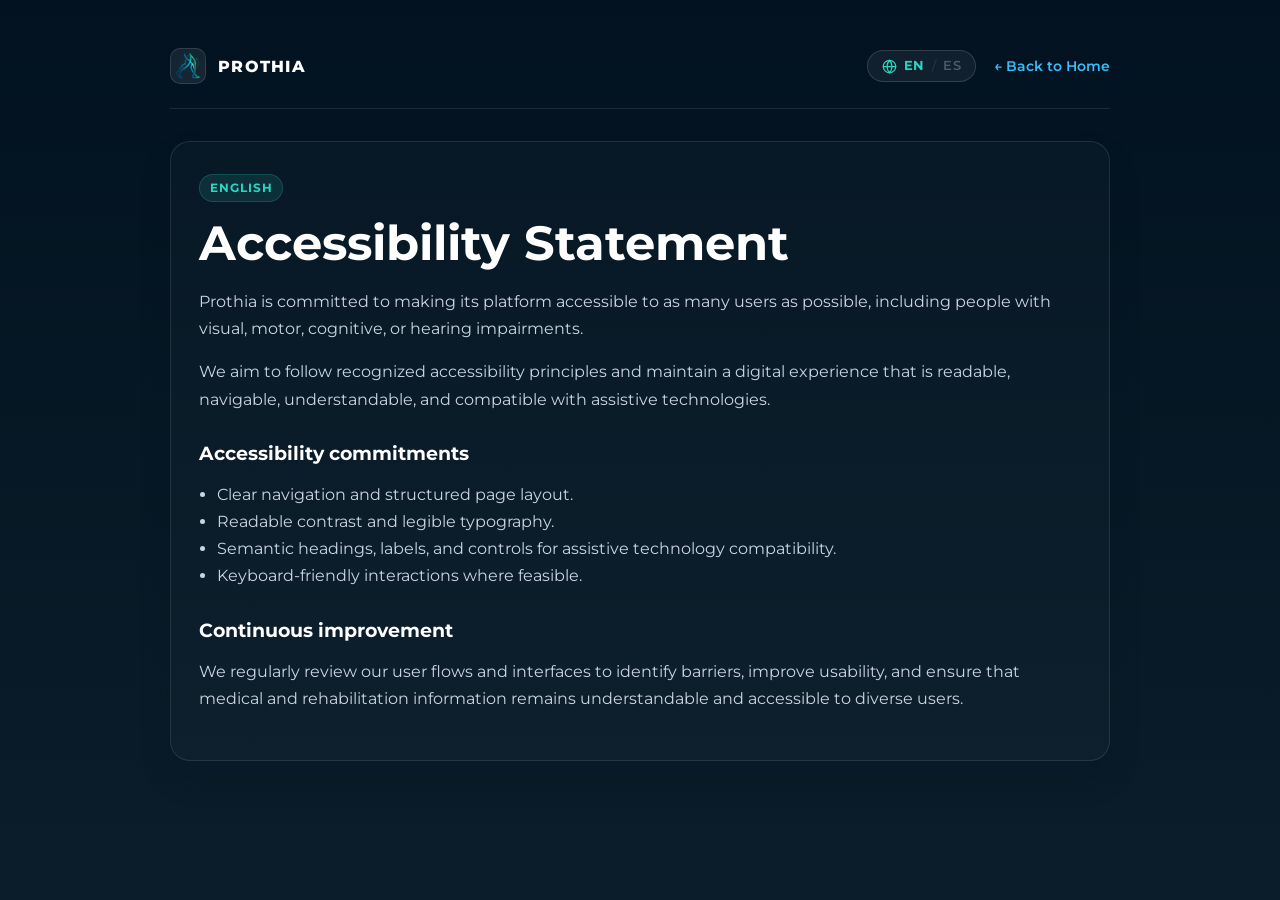
<file: accessibility.html>
<!DOCTYPE html>
<html lang="en">

<head>
  <meta charset="UTF-8" />
  <meta name="viewport" content="width=device-width, initial-scale=1.0" />
  <title>Prothia | Accessibility</title>
  <link rel="icon" type="image/png" href="assets/Logo.png" />
  <link rel="preconnect" href="https://fonts.googleapis.com" />
  <link rel="preconnect" href="https://fonts.gstatic.com" crossorigin />
  <link
    href="https://fonts.googleapis.com/css2?family=Montserrat:wght@400;500;600;700;800&family=Newsreader:wght@400;500;600;700&display=swap"
    rel="stylesheet" />
  <style>
    :root {
      --bg: #021220;
      --bg-alt: #0a1f2f;
      --panel: #0d2337;
      --panel-soft: rgba(148, 163, 184, 0.08);
      --line: rgba(255, 255, 255, 0.10);
      --text: #e2e8f0;
      --muted: #cbd5e1;
      --primary: #38bdf8;
      --teal: #2dd4bf;
      --white: #ffffff;
    }

    * {
      box-sizing: border-box;
    }

    body {
      margin: 0;
      font-family: 'Montserrat', sans-serif;
      background: linear-gradient(180deg, #021220 0%, #0b1d2a 100%);
      color: var(--text);
      min-height: 100vh;
    }

    .legal-shell {
      max-width: 980px;
      margin: 0 auto;
      padding: 48px 20px 80px;
    }

    .legal-topbar {
      display: flex;
      justify-content: space-between;
      align-items: center;
      gap: 16px;
      padding-bottom: 24px;
      border-bottom: 1px solid var(--line);
      margin-bottom: 32px;
    }

    .brand {
      display: flex;
      align-items: center;
      gap: 12px;
      font-weight: 800;
      letter-spacing: .08em;
      color: var(--white);
      text-decoration: none;
      transition: opacity 0.2s ease;
    }

    .brand:hover {
      opacity: 0.9;
    }

    .brand-logo-img {
      width: 36px;
      height: 36px;
      object-fit: contain;
      border-radius: 10px;
      background: rgba(255, 255, 255, 0.08);
      border: 1px solid rgba(255, 255, 255, 0.12);
      padding: 4px;
    }

    .legal-topbar-actions {
      display: flex;
      align-items: center;
      gap: 18px;
    }

    .lang-selector-btn {
      display: inline-flex;
      align-items: center;
      gap: 0.45rem;
      padding: 0.45rem 0.85rem;
      font-family: 'Montserrat', sans-serif;
      font-size: 0.8rem;
      font-weight: 600;
      color: var(--text);
      background: rgba(255, 255, 255, 0.06);
      border: 1px solid rgba(255, 255, 255, 0.14);
      border-radius: 30px;
      cursor: pointer;
      transition: all 0.25s ease;
      user-select: none;
      line-height: 1;
    }

    .lang-selector-btn:hover {
      background: rgba(255, 255, 255, 0.12);
      border-color: var(--teal);
      color: var(--white);
      box-shadow: 0 2px 10px rgba(45, 212, 191, 0.2);
    }

    .lang-selector-btn:focus-visible {
      outline: 2px solid var(--teal);
      outline-offset: 2px;
    }

    .lang-selector-btn svg {
      width: 15px;
      height: 15px;
      color: var(--teal);
      flex-shrink: 0;
    }

    .lang-badge {
      transition: opacity 0.2s ease;
      opacity: 0.45;
      font-weight: 600;
      letter-spacing: 0.04em;
      color: #94A3B8;
    }

    .lang-badge.active {
      opacity: 1;
      color: var(--teal);
      font-weight: 700;
    }

    .lang-divider {
      opacity: 0.3;
      font-weight: 400;
      color: rgba(255, 255, 255, 0.4);
    }

    .home-link {
      color: var(--primary);
      text-decoration: none;
      font-weight: 600;
      font-size: 0.9rem;
      transition: color 0.2s ease;
    }

    .home-link:hover {
      color: var(--teal);
    }

    .legal-card {
      background: rgba(255, 255, 255, 0.02);
      border: 1px solid var(--line);
      border-radius: 20px;
      padding: 32px 28px;
      box-shadow: 0 18px 30px rgba(2, 18, 32, 0.2);
    }

    h1,
    h2,
    h3 {
      margin-top: 0;
      color: var(--white);
    }

    h1 {
      font-size: clamp(2rem, 4vw, 3rem);
      margin-bottom: 12px;
    }

    h2 {
      font-size: 1.2rem;
      margin: 28px 0 12px;
    }

    p,
    li {
      color: var(--muted);
      line-height: 1.7;
      font-size: 1rem;
    }

    ul {
      padding-left: 18px;
    }

    .lang-block {
      display: none;
    }

    .lang-block.active {
      display: block;
      animation: fadeIn 0.25s ease-in-out;
    }

    @keyframes fadeIn {
      from {
        opacity: 0;
        transform: translateY(4px);
      }

      to {
        opacity: 1;
        transform: translateY(0);
      }
    }

    .lang-label {
      display: inline-block;
      margin-bottom: 12px;
      padding: 6px 10px;
      background: rgba(45, 212, 191, 0.12);
      border: 1px solid rgba(45, 212, 191, 0.2);
      border-radius: 999px;
      color: var(--teal);
      font-weight: 700;
      font-size: 0.72rem;
      letter-spacing: 0.08em;
      text-transform: uppercase;
    }

    @media (max-width: 640px) {
      .legal-topbar {
        flex-direction: column;
        align-items: flex-start;
        gap: 14px;
      }

      .legal-topbar-actions {
        width: 100%;
        justify-content: space-between;
      }

      .legal-card {
        padding: 24px 18px;
      }
    }
  </style>
</head>

<body data-page="accessibility">
  <div class="legal-shell">
    <div class="legal-topbar">
      <a href="index.html" class="brand" aria-label="Prothia Home">
        <img src="assets/Logo.png" alt="Prothia Logo" class="brand-logo-img" />
        <span>PROTHIA</span>
      </a>
      <div class="legal-topbar-actions">
        <button class="lang-selector-btn" id="langToggleBtn" aria-label="Switch language to Spanish" type="button">
          <svg viewBox="0 0 24 24" fill="none" stroke="currentColor" stroke-width="2" stroke-linecap="round"
            stroke-linejoin="round" aria-hidden="true">
            <circle cx="12" cy="12" r="10"></circle>
            <line x1="2" y1="12" x2="22" y2="12"></line>
            <path d="M12 2a15.3 15.3 0 0 1 4 10 15.3 15.3 0 0 1-4 10 15.3 15.3 0 0 1-4-10 15.3 15.3 0 0 1 4-10z"></path>
          </svg>
          <span class="lang-badge lang-en active">EN</span>
          <span class="lang-divider">/</span>
          <span class="lang-badge lang-es">ES</span>
        </button>
        <a class="home-link" id="homeLink" href="index.html">← Back to Home</a>
      </div>
    </div>

    <div class="legal-card">
      <div class="lang-block" data-lang="en">
        <span class="lang-label">English</span>
        <h1>Accessibility Statement</h1>
        <p>Prothia is committed to making its platform accessible to as many users as possible, including people with
          visual, motor, cognitive, or hearing impairments.</p>
        <p>We aim to follow recognized accessibility principles and maintain a digital experience that is readable,
          navigable, understandable, and compatible with assistive technologies.</p>

        <h2>Accessibility commitments</h2>
        <ul>
          <li>Clear navigation and structured page layout.</li>
          <li>Readable contrast and legible typography.</li>
          <li>Semantic headings, labels, and controls for assistive technology compatibility.</li>
          <li>Keyboard-friendly interactions where feasible.</li>
        </ul>

        <h2>Continuous improvement</h2>
        <p>We regularly review our user flows and interfaces to identify barriers, improve usability, and ensure that
          medical and rehabilitation information remains understandable and accessible to diverse users.</p>
      </div>

      <div class="lang-block" data-lang="es">
        <span class="lang-label">Español</span>
        <h1>Declaración de Accesibilidad</h1>
        <p>Prothia se compromete a hacer accesible su plataforma al mayor número de usuarios posible, incluyendo
          personas con discapacidades visuales, motoras, cognitivas o auditivas.</p>
        <p>Buscamos seguir principios reconocidos de accesibilidad y mantener una experiencia digital legible,
          navegable, comprensible y compatible con tecnologías de asistencia.</p>

        <h2>Compromisos de accesibilidad</h2>
        <ul>
          <li>Navegación clara y estructura de contenido organizada.</li>
          <li>Contraste legible y tipografía fácil de leer.</li>
          <li>Encabezados, etiquetas y controles semánticos compatibles con tecnologías de asistencia.</li>
          <li>Interacciones operables con teclado cuando es viable.</li>
        </ul>

        <h2>Mejora continua</h2>
        <p>Revisamos periódicamente nuestros flujos de usuario e interfaces para identificar barreras, mejorar la
          usabilidad y garantizar que la información médica y de rehabilitación permanezca comprensible y accesible para
          diversos perfiles de usuario.</p>
      </div>
    </div>
  </div>
  <script src="js/legal.js"></script>
</body>

</html>
</file>
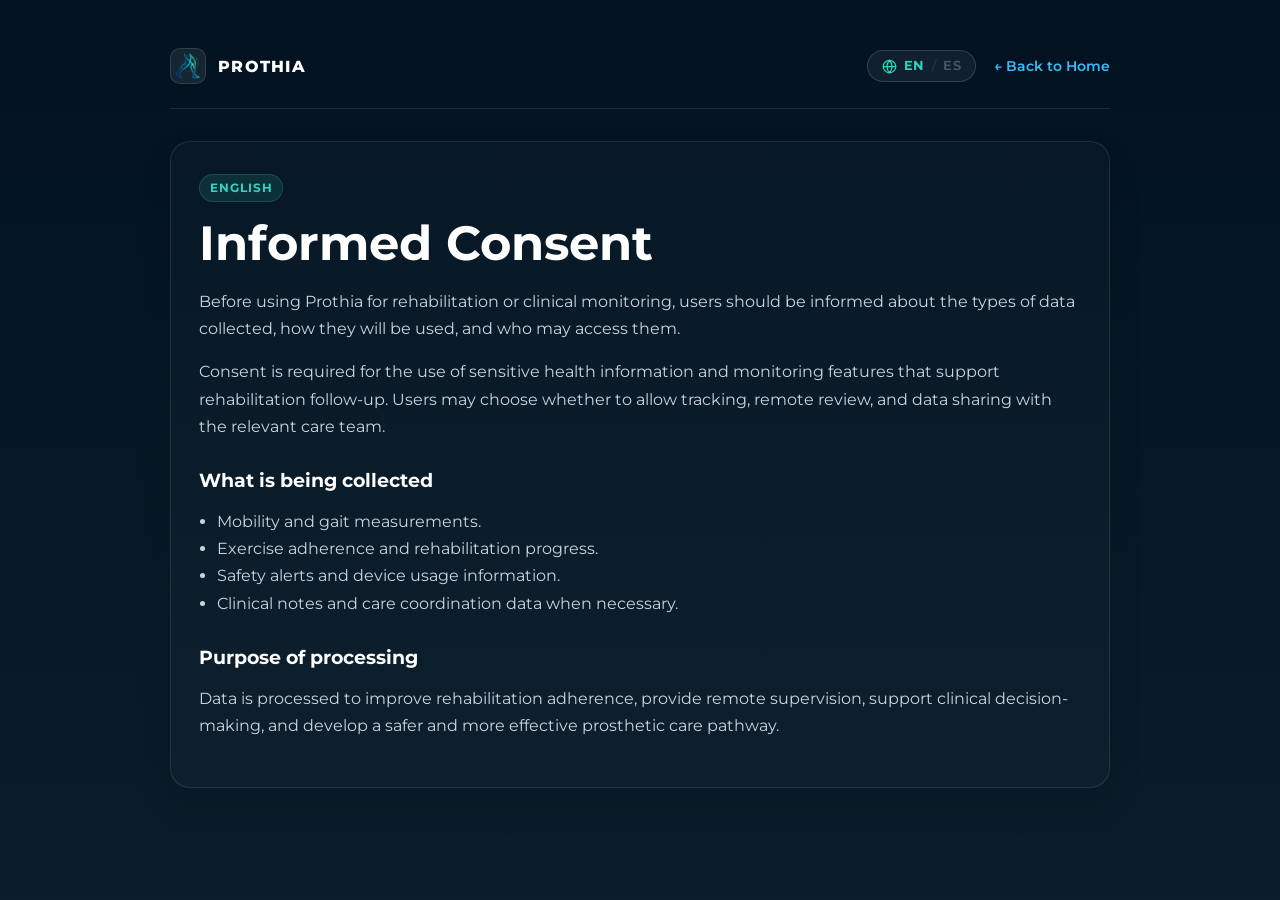
<file: consent.html>
<!DOCTYPE html>
<html lang="en">
  <head>
    <meta charset="UTF-8" />
    <meta name="viewport" content="width=device-width, initial-scale=1.0" />
    <title>Prothia | Informed Consent</title>
    <link rel="icon" type="image/png" href="assets/Logo.png" />
    <link rel="preconnect" href="https://fonts.googleapis.com" />
    <link rel="preconnect" href="https://fonts.gstatic.com" crossorigin />
    <link href="https://fonts.googleapis.com/css2?family=Montserrat:wght@400;500;600;700;800&family=Newsreader:wght@400;500;600;700&display=swap" rel="stylesheet" />
    <style>
      :root {
        --bg: #021220;
        --bg-alt: #0a1f2f;
        --panel: #0d2337;
        --panel-soft: rgba(148,163,184,0.08);
        --line: rgba(255,255,255,0.10);
        --text: #e2e8f0;
        --muted: #cbd5e1;
        --primary: #38bdf8;
        --teal: #2dd4bf;
        --white: #ffffff;
      }
      * { box-sizing: border-box; }
      body {
        margin: 0;
        font-family: 'Montserrat', sans-serif;
        background: linear-gradient(180deg, #021220 0%, #0b1d2a 100%);
        color: var(--text);
        min-height: 100vh;
      }
      .legal-shell {
        max-width: 980px;
        margin: 0 auto;
        padding: 48px 20px 80px;
      }
      .legal-topbar {
        display: flex;
        justify-content: space-between;
        align-items: center;
        gap: 16px;
        padding-bottom: 24px;
        border-bottom: 1px solid var(--line);
        margin-bottom: 32px;
      }
      .brand {
        display: flex;
        align-items: center;
        gap: 12px;
        font-weight: 800;
        letter-spacing: .08em;
        color: var(--white);
        text-decoration: none;
        transition: opacity 0.2s ease;
      }
      .brand:hover {
        opacity: 0.9;
      }
      .brand-logo-img {
        width: 36px;
        height: 36px;
        object-fit: contain;
        border-radius: 10px;
        background: rgba(255, 255, 255, 0.08);
        border: 1px solid rgba(255, 255, 255, 0.12);
        padding: 4px;
      }
      .legal-topbar-actions {
        display: flex;
        align-items: center;
        gap: 18px;
      }
      .lang-selector-btn {
        display: inline-flex;
        align-items: center;
        gap: 0.45rem;
        padding: 0.45rem 0.85rem;
        font-family: 'Montserrat', sans-serif;
        font-size: 0.8rem;
        font-weight: 600;
        color: var(--text);
        background: rgba(255, 255, 255, 0.06);
        border: 1px solid rgba(255, 255, 255, 0.14);
        border-radius: 30px;
        cursor: pointer;
        transition: all 0.25s ease;
        user-select: none;
        line-height: 1;
      }
      .lang-selector-btn:hover {
        background: rgba(255, 255, 255, 0.12);
        border-color: var(--teal);
        color: var(--white);
        box-shadow: 0 2px 10px rgba(45, 212, 191, 0.2);
      }
      .lang-selector-btn:focus-visible {
        outline: 2px solid var(--teal);
        outline-offset: 2px;
      }
      .lang-selector-btn svg {
        width: 15px;
        height: 15px;
        color: var(--teal);
        flex-shrink: 0;
      }
      .lang-badge {
        transition: opacity 0.2s ease;
        opacity: 0.45;
        font-weight: 600;
        letter-spacing: 0.04em;
        color: #94A3B8;
      }
      .lang-badge.active {
        opacity: 1;
        color: var(--teal);
        font-weight: 700;
      }
      .lang-divider {
        opacity: 0.3;
        font-weight: 400;
        color: rgba(255, 255, 255, 0.4);
      }
      .home-link {
        color: var(--primary);
        text-decoration: none;
        font-weight: 600;
        font-size: 0.9rem;
        transition: color 0.2s ease;
      }
      .home-link:hover {
        color: var(--teal);
      }
      .legal-card {
        background: rgba(255,255,255,0.02);
        border: 1px solid var(--line);
        border-radius: 20px;
        padding: 32px 28px;
        box-shadow: 0 18px 30px rgba(2,18,32,0.2);
      }
      h1, h2, h3 {
        margin-top: 0;
        color: var(--white);
      }
      h1 {
        font-size: clamp(2rem, 4vw, 3rem);
        margin-bottom: 12px;
      }
      h2 {
        font-size: 1.2rem;
        margin: 28px 0 12px;
      }
      p, li {
        color: var(--muted);
        line-height: 1.7;
        font-size: 1rem;
      }
      ul { padding-left: 18px; }
      .lang-block {
        display: none;
      }
      .lang-block.active {
        display: block;
        animation: fadeIn 0.25s ease-in-out;
      }
      @keyframes fadeIn {
        from { opacity: 0; transform: translateY(4px); }
        to { opacity: 1; transform: translateY(0); }
      }
      .lang-label {
        display: inline-block;
        margin-bottom: 12px;
        padding: 6px 10px;
        background: rgba(45,212,191,0.12);
        border: 1px solid rgba(45,212,191,0.2);
        border-radius: 999px;
        color: var(--teal);
        font-weight: 700;
        font-size: 0.72rem;
        letter-spacing: 0.08em;
        text-transform: uppercase;
      }
      @media (max-width: 640px) {
        .legal-topbar { flex-direction: column; align-items: flex-start; gap: 14px; }
        .legal-topbar-actions { width: 100%; justify-content: space-between; }
        .legal-card { padding: 24px 18px; }
      }
    </style>
  </head>
  <body data-page="consent">
    <div class="legal-shell">
      <div class="legal-topbar">
        <a href="index.html" class="brand" aria-label="Prothia Home">
          <img src="assets/Logo.png" alt="Prothia Logo" class="brand-logo-img" />
          <span>PROTHIA</span>
        </a>
        <div class="legal-topbar-actions">
          <button class="lang-selector-btn" id="langToggleBtn" aria-label="Switch language to Spanish" type="button">
            <svg viewBox="0 0 24 24" fill="none" stroke="currentColor" stroke-width="2" stroke-linecap="round" stroke-linejoin="round" aria-hidden="true">
              <circle cx="12" cy="12" r="10"></circle>
              <line x1="2" y1="12" x2="22" y2="12"></line>
              <path d="M12 2a15.3 15.3 0 0 1 4 10 15.3 15.3 0 0 1-4 10 15.3 15.3 0 0 1-4-10 15.3 15.3 0 0 1 4-10z"></path>
            </svg>
            <span class="lang-badge lang-en active">EN</span>
            <span class="lang-divider">/</span>
            <span class="lang-badge lang-es">ES</span>
          </button>
          <a class="home-link" id="homeLink" href="index.html">← Back to Home</a>
        </div>
      </div>

      <div class="legal-card">
        <div class="lang-block" data-lang="en">
          <span class="lang-label">English</span>
          <h1>Informed Consent</h1>
          <p>Before using Prothia for rehabilitation or clinical monitoring, users should be informed about the types of data collected, how they will be used, and who may access them.</p>
          <p>Consent is required for the use of sensitive health information and monitoring features that support rehabilitation follow-up. Users may choose whether to allow tracking, remote review, and data sharing with the relevant care team.</p>

          <h2>What is being collected</h2>
          <ul>
            <li>Mobility and gait measurements.</li>
            <li>Exercise adherence and rehabilitation progress.</li>
            <li>Safety alerts and device usage information.</li>
            <li>Clinical notes and care coordination data when necessary.</li>
          </ul>

          <h2>Purpose of processing</h2>
          <p>Data is processed to improve rehabilitation adherence, provide remote supervision, support clinical decision-making, and develop a safer and more effective prosthetic care pathway.</p>
        </div>

        <div class="lang-block" data-lang="es">
          <span class="lang-label">Español</span>
          <h1>Consentimiento Informado</h1>
          <p>Antes de usar Prothia para rehabilitación o seguimiento clínico, los usuarios deben ser informados sobre qué tipo de datos se recopilan, cómo se utilizan y quién puede acceder a ellos.</p>
          <p>Se requiere consentimiento para el uso de información de salud sensible y para funciones de monitoreo que apoyan el seguimiento de la rehabilitación. Los usuarios pueden decidir si autorizar el seguimiento, la revisión remota y el uso compartido de datos con el equipo de atención correspondiente.</p>

          <h2>Qué se recopila</h2>
          <ul>
            <li>Mediciones de movilidad y marcha.</li>
            <li>Adherencia a ejercicios y progreso de rehabilitación.</li>
            <li>Alertas de seguridad e información de uso del dispositivo.</li>
            <li>Notas clínicas y datos de coordinación asistencial cuando sea necesario.</li>
          </ul>

          <h2>Finalidad del tratamiento</h2>
          <p>Los datos se procesan para mejorar la adherencia terapéutica, brindar supervisión remota, apoyar la toma de decisiones clínicas y desarrollar una ruta de atención protésica más segura y efectiva.</p>
        </div>
      </div>
    </div>
    <script src="js/legal.js"></script>
  </body>
</html>
</file>
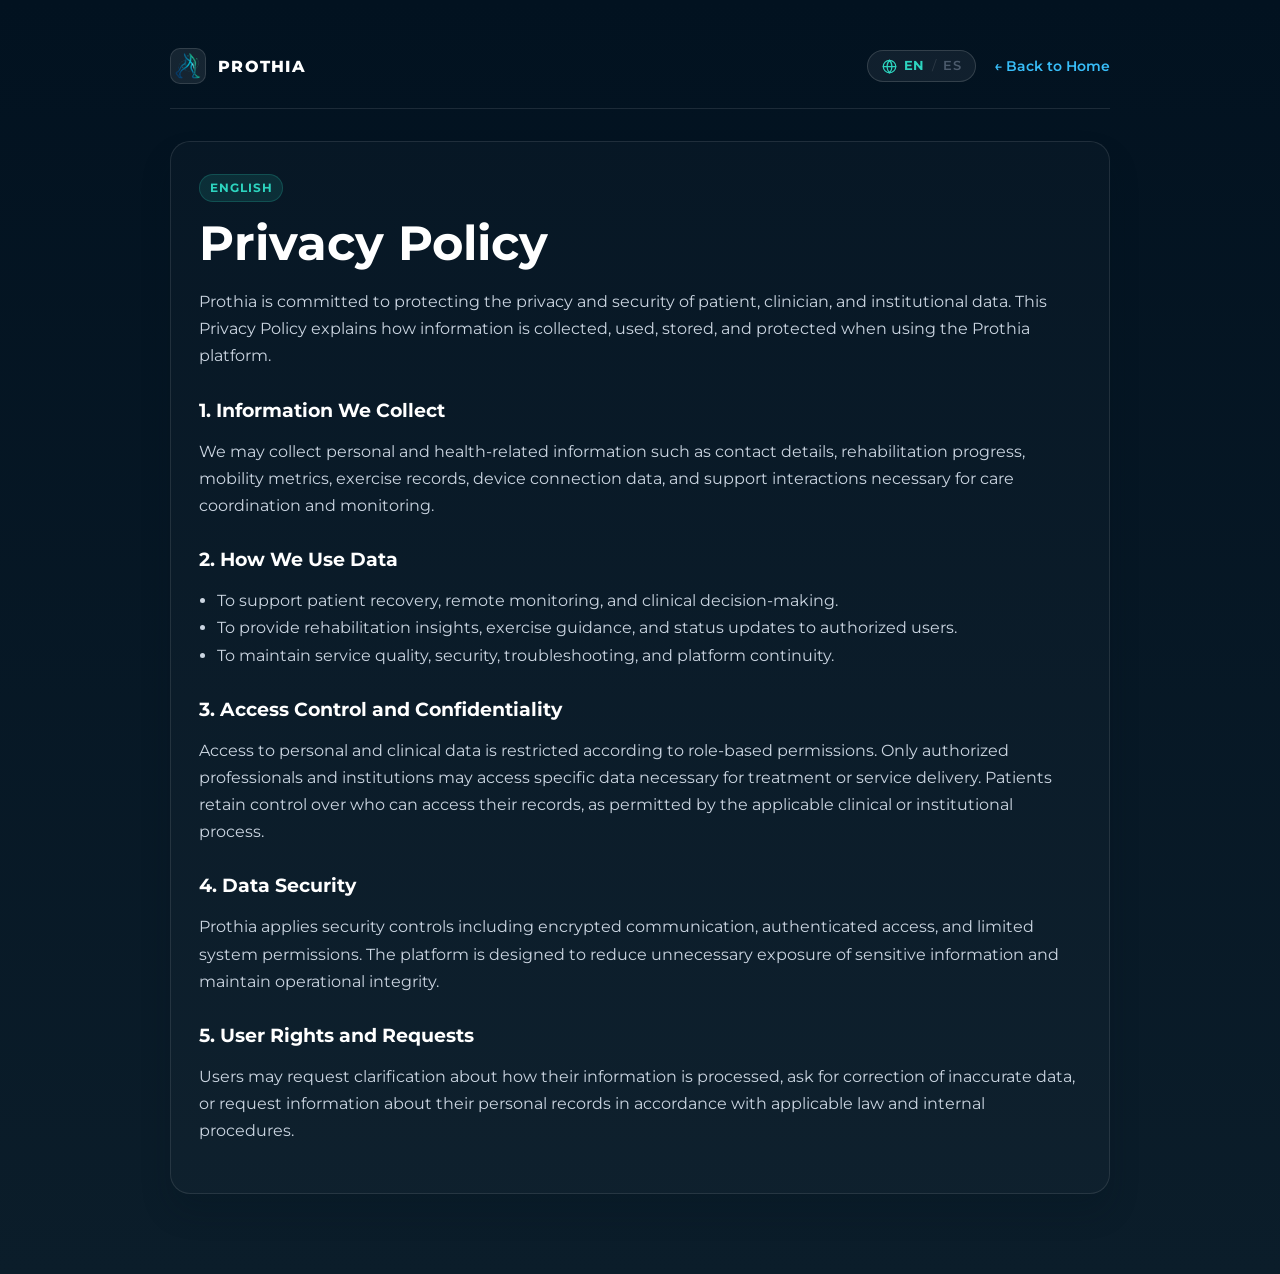
<file: privacy.html>
<!DOCTYPE html>
<html lang="en">
  <head>
    <meta charset="UTF-8" />
    <meta name="viewport" content="width=device-width, initial-scale=1.0" />
    <title>Prothia | Privacy Policy</title>
    <link rel="icon" type="image/png" href="assets/Logo.png" />
    <link rel="preconnect" href="https://fonts.googleapis.com" />
    <link rel="preconnect" href="https://fonts.gstatic.com" crossorigin />
    <link href="https://fonts.googleapis.com/css2?family=Montserrat:wght@400;500;600;700;800&family=Newsreader:wght@400;500;600;700&display=swap" rel="stylesheet" />
    <style>
      :root {
        --bg: #021220;
        --bg-alt: #0a1f2f;
        --panel: #0d2337;
        --panel-soft: rgba(148,163,184,0.08);
        --line: rgba(255,255,255,0.10);
        --text: #e2e8f0;
        --muted: #cbd5e1;
        --primary: #38bdf8;
        --teal: #2dd4bf;
        --white: #ffffff;
      }
      * { box-sizing: border-box; }
      body {
        margin: 0;
        font-family: 'Montserrat', sans-serif;
        background: linear-gradient(180deg, #021220 0%, #0b1d2a 100%);
        color: var(--text);
        min-height: 100vh;
      }
      .legal-shell {
        max-width: 980px;
        margin: 0 auto;
        padding: 48px 20px 80px;
      }
      .legal-topbar {
        display: flex;
        justify-content: space-between;
        align-items: center;
        gap: 16px;
        padding-bottom: 24px;
        border-bottom: 1px solid var(--line);
        margin-bottom: 32px;
      }
      .brand {
        display: flex;
        align-items: center;
        gap: 12px;
        font-weight: 800;
        letter-spacing: .08em;
        color: var(--white);
        text-decoration: none;
        transition: opacity 0.2s ease;
      }
      .brand:hover {
        opacity: 0.9;
      }
      .brand-logo-img {
        width: 36px;
        height: 36px;
        object-fit: contain;
        border-radius: 10px;
        background: rgba(255, 255, 255, 0.08);
        border: 1px solid rgba(255, 255, 255, 0.12);
        padding: 4px;
      }
      .legal-topbar-actions {
        display: flex;
        align-items: center;
        gap: 18px;
      }
      .lang-selector-btn {
        display: inline-flex;
        align-items: center;
        gap: 0.45rem;
        padding: 0.45rem 0.85rem;
        font-family: 'Montserrat', sans-serif;
        font-size: 0.8rem;
        font-weight: 600;
        color: var(--text);
        background: rgba(255, 255, 255, 0.06);
        border: 1px solid rgba(255, 255, 255, 0.14);
        border-radius: 30px;
        cursor: pointer;
        transition: all 0.25s ease;
        user-select: none;
        line-height: 1;
      }
      .lang-selector-btn:hover {
        background: rgba(255, 255, 255, 0.12);
        border-color: var(--teal);
        color: var(--white);
        box-shadow: 0 2px 10px rgba(45, 212, 191, 0.2);
      }
      .lang-selector-btn:focus-visible {
        outline: 2px solid var(--teal);
        outline-offset: 2px;
      }
      .lang-selector-btn svg {
        width: 15px;
        height: 15px;
        color: var(--teal);
        flex-shrink: 0;
      }
      .lang-badge {
        transition: opacity 0.2s ease;
        opacity: 0.45;
        font-weight: 600;
        letter-spacing: 0.04em;
        color: #94A3B8;
      }
      .lang-badge.active {
        opacity: 1;
        color: var(--teal);
        font-weight: 700;
      }
      .lang-divider {
        opacity: 0.3;
        font-weight: 400;
        color: rgba(255, 255, 255, 0.4);
      }
      .home-link {
        color: var(--primary);
        text-decoration: none;
        font-weight: 600;
        font-size: 0.9rem;
        transition: color 0.2s ease;
      }
      .home-link:hover {
        color: var(--teal);
      }
      .legal-card {
        background: rgba(255,255,255,0.02);
        border: 1px solid var(--line);
        border-radius: 20px;
        padding: 32px 28px;
        box-shadow: 0 18px 30px rgba(2,18,32,0.2);
      }
      h1, h2, h3 {
        margin-top: 0;
        color: var(--white);
      }
      h1 {
        font-size: clamp(2rem, 4vw, 3rem);
        margin-bottom: 12px;
      }
      h2 {
        font-size: 1.2rem;
        margin: 28px 0 12px;
      }
      p, li {
        color: var(--muted);
        line-height: 1.7;
        font-size: 1rem;
      }
      ul { padding-left: 18px; }
      .lang-block {
        display: none;
      }
      .lang-block.active {
        display: block;
        animation: fadeIn 0.25s ease-in-out;
      }
      @keyframes fadeIn {
        from { opacity: 0; transform: translateY(4px); }
        to { opacity: 1; transform: translateY(0); }
      }
      .lang-label {
        display: inline-block;
        margin-bottom: 12px;
        padding: 6px 10px;
        background: rgba(45,212,191,0.12);
        border: 1px solid rgba(45,212,191,0.2);
        border-radius: 999px;
        color: var(--teal);
        font-weight: 700;
        font-size: 0.72rem;
        letter-spacing: 0.08em;
        text-transform: uppercase;
      }
      @media (max-width: 640px) {
        .legal-topbar { flex-direction: column; align-items: flex-start; gap: 14px; }
        .legal-topbar-actions { width: 100%; justify-content: space-between; }
        .legal-card { padding: 24px 18px; }
      }
    </style>
  </head>
  <body data-page="privacy">
    <div class="legal-shell">
      <div class="legal-topbar">
        <a href="index.html" class="brand" aria-label="Prothia Home">
          <img src="assets/Logo.png" alt="Prothia Logo" class="brand-logo-img" />
          <span>PROTHIA</span>
        </a>
        <div class="legal-topbar-actions">
          <button class="lang-selector-btn" id="langToggleBtn" aria-label="Switch language to Spanish" type="button">
            <svg viewBox="0 0 24 24" fill="none" stroke="currentColor" stroke-width="2" stroke-linecap="round" stroke-linejoin="round" aria-hidden="true">
              <circle cx="12" cy="12" r="10"></circle>
              <line x1="2" y1="12" x2="22" y2="12"></line>
              <path d="M12 2a15.3 15.3 0 0 1 4 10 15.3 15.3 0 0 1-4 10 15.3 15.3 0 0 1-4-10 15.3 15.3 0 0 1 4-10z"></path>
            </svg>
            <span class="lang-badge lang-en active">EN</span>
            <span class="lang-divider">/</span>
            <span class="lang-badge lang-es">ES</span>
          </button>
          <a class="home-link" id="homeLink" href="index.html">← Back to Home</a>
        </div>
      </div>

      <div class="legal-card">
        <div class="lang-block" data-lang="en">
          <span class="lang-label">English</span>
          <h1>Privacy Policy</h1>
          <p>Prothia is committed to protecting the privacy and security of patient, clinician, and institutional data. This Privacy Policy explains how information is collected, used, stored, and protected when using the Prothia platform.</p>

          <h2>1. Information We Collect</h2>
          <p>We may collect personal and health-related information such as contact details, rehabilitation progress, mobility metrics, exercise records, device connection data, and support interactions necessary for care coordination and monitoring.</p>

          <h2>2. How We Use Data</h2>
          <ul>
            <li>To support patient recovery, remote monitoring, and clinical decision-making.</li>
            <li>To provide rehabilitation insights, exercise guidance, and status updates to authorized users.</li>
            <li>To maintain service quality, security, troubleshooting, and platform continuity.</li>
          </ul>

          <h2>3. Access Control and Confidentiality</h2>
          <p>Access to personal and clinical data is restricted according to role-based permissions. Only authorized professionals and institutions may access specific data necessary for treatment or service delivery. Patients retain control over who can access their records, as permitted by the applicable clinical or institutional process.</p>

          <h2>4. Data Security</h2>
          <p>Prothia applies security controls including encrypted communication, authenticated access, and limited system permissions. The platform is designed to reduce unnecessary exposure of sensitive information and maintain operational integrity.</p>

          <h2>5. User Rights and Requests</h2>
          <p>Users may request clarification about how their information is processed, ask for correction of inaccurate data, or request information about their personal records in accordance with applicable law and internal procedures.</p>
        </div>

        <div class="lang-block" data-lang="es">
          <span class="lang-label">Español</span>
          <h1>Política de Privacidad</h1>
          <p>Prothia se compromete a proteger la privacidad y seguridad de los datos de pacientes, clínicos e instituciones. Esta política explica cómo se recopila, usa, almacena y protege la información al utilizar la plataforma Prothia.</p>

          <h2>1. Información que recopilamos</h2>
          <p>Podemos recopilar información personal y relacionada con la salud, como datos de contacto, progreso de rehabilitación, métricas de movilidad, registros de ejercicios, datos de conexión del dispositivo e interacciones de soporte necesarias para la coordinación de la atención y el monitoreo.</p>

          <h2>2. Cómo usamos los datos</h2>
          <ul>
            <li>Para apoyar la recuperación del paciente, el monitoreo remoto y la toma de decisiones clínicas.</li>
            <li>Para brindar información de rehabilitación, orientación de ejercicios y actualizaciones de estado a usuarios autorizados.</li>
            <li>Para mantener la calidad del servicio, la seguridad, la solución de problemas y la continuidad de la plataforma.</li>
          </ul>

          <h2>3. Control de acceso y confidencialidad</h2>
          <p>El acceso a datos personales y clínicos se restringe según permisos por roles. Solo profesionales e instituciones autorizadas pueden acceder a la información necesaria para el tratamiento o la prestación del servicio. El paciente conserva el control sobre quién puede acceder a su historial, según el proceso clínico o institucional aplicable.</p>

          <h2>4. Seguridad de los datos</h2>
          <p>Prothia aplica controles de seguridad que incluyen comunicación cifrada, acceso autenticado y permisos limitados del sistema. La plataforma está diseñada para reducir la exposición innecesaria de información sensible y mantener la integridad operativa.</p>

          <h2>5. Derechos del usuario y solicitudes</h2>
          <p>Los usuarios pueden solicitar aclaraciones sobre cómo se procesa su información, pedir corrección de datos inexactos o consultar sus registros personales de acuerdo con la legislación aplicable y los procedimientos internos.</p>
        </div>
      </div>
    </div>
    <script src="js/legal.js"></script>
  </body>
</html>
</file>
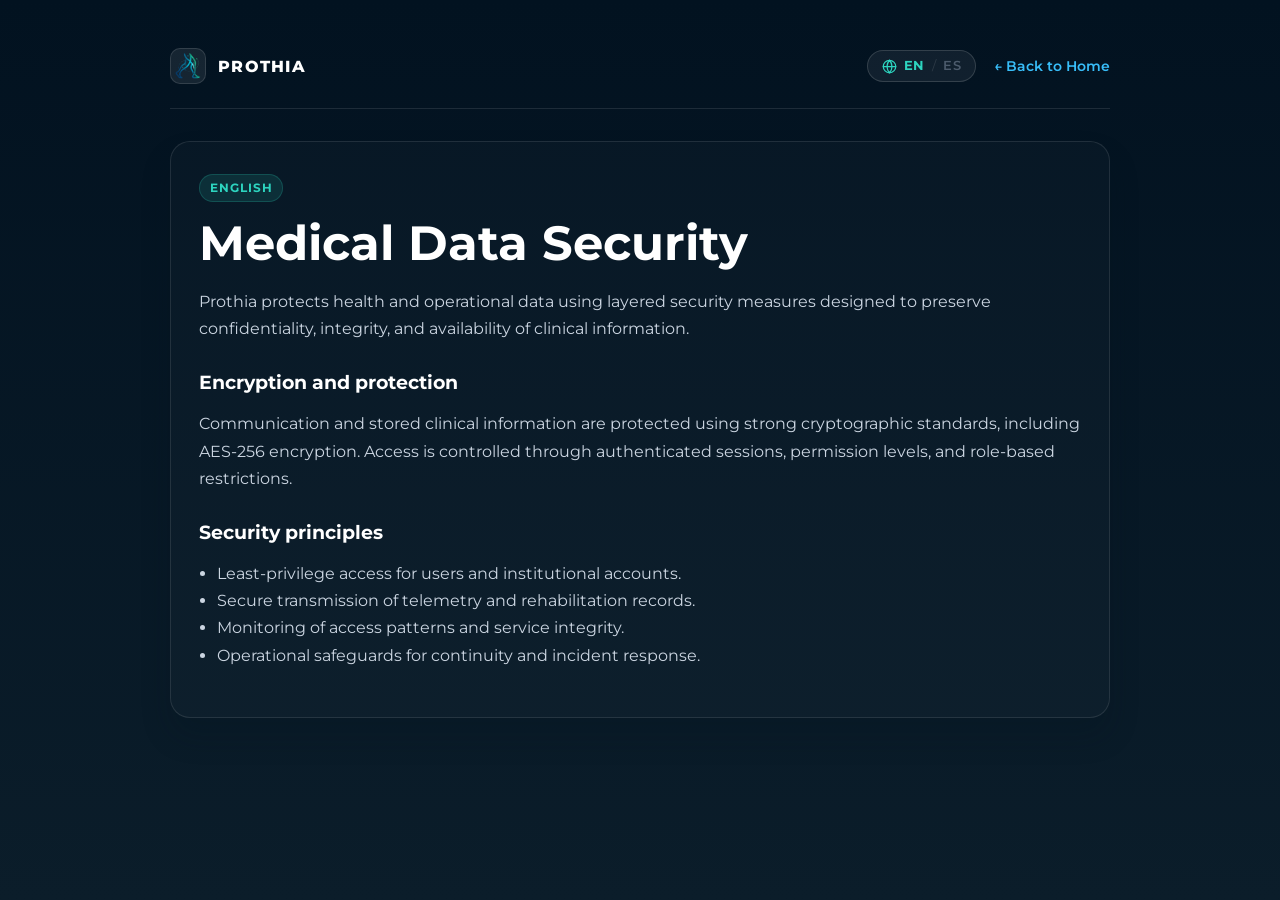
<file: security.html>
<!DOCTYPE html>
<html lang="en">

<head>
  <meta charset="UTF-8" />
  <meta name="viewport" content="width=device-width, initial-scale=1.0" />
  <title>Prothia | Security</title>
  <link rel="icon" type="image/png" href="assets/Logo.png" />
  <link rel="preconnect" href="https://fonts.googleapis.com" />
  <link rel="preconnect" href="https://fonts.gstatic.com" crossorigin />
  <link
    href="https://fonts.googleapis.com/css2?family=Montserrat:wght@400;500;600;700;800&family=Newsreader:wght@400;500;600;700&display=swap"
    rel="stylesheet" />
  <style>
    :root {
      --bg: #021220;
      --bg-alt: #0a1f2f;
      --panel: #0d2337;
      --panel-soft: rgba(148, 163, 184, 0.08);
      --line: rgba(255, 255, 255, 0.10);
      --text: #e2e8f0;
      --muted: #cbd5e1;
      --primary: #38bdf8;
      --teal: #2dd4bf;
      --white: #ffffff;
    }

    * {
      box-sizing: border-box;
    }

    body {
      margin: 0;
      font-family: 'Montserrat', sans-serif;
      background: linear-gradient(180deg, #021220 0%, #0b1d2a 100%);
      color: var(--text);
      min-height: 100vh;
    }

    .legal-shell {
      max-width: 980px;
      margin: 0 auto;
      padding: 48px 20px 80px;
    }

    .legal-topbar {
      display: flex;
      justify-content: space-between;
      align-items: center;
      gap: 16px;
      padding-bottom: 24px;
      border-bottom: 1px solid var(--line);
      margin-bottom: 32px;
    }

    .brand {
      display: flex;
      align-items: center;
      gap: 12px;
      font-weight: 800;
      letter-spacing: .08em;
      color: var(--white);
      text-decoration: none;
      transition: opacity 0.2s ease;
    }

    .brand:hover {
      opacity: 0.9;
    }

    .brand-logo-img {
      width: 36px;
      height: 36px;
      object-fit: contain;
      border-radius: 10px;
      background: rgba(255, 255, 255, 0.08);
      border: 1px solid rgba(255, 255, 255, 0.12);
      padding: 4px;
    }

    .legal-topbar-actions {
      display: flex;
      align-items: center;
      gap: 18px;
    }

    .lang-selector-btn {
      display: inline-flex;
      align-items: center;
      gap: 0.45rem;
      padding: 0.45rem 0.85rem;
      font-family: 'Montserrat', sans-serif;
      font-size: 0.8rem;
      font-weight: 600;
      color: var(--text);
      background: rgba(255, 255, 255, 0.06);
      border: 1px solid rgba(255, 255, 255, 0.14);
      border-radius: 30px;
      cursor: pointer;
      transition: all 0.25s ease;
      user-select: none;
      line-height: 1;
    }

    .lang-selector-btn:hover {
      background: rgba(255, 255, 255, 0.12);
      border-color: var(--teal);
      color: var(--white);
      box-shadow: 0 2px 10px rgba(45, 212, 191, 0.2);
    }

    .lang-selector-btn:focus-visible {
      outline: 2px solid var(--teal);
      outline-offset: 2px;
    }

    .lang-selector-btn svg {
      width: 15px;
      height: 15px;
      color: var(--teal);
      flex-shrink: 0;
    }

    .lang-badge {
      transition: opacity 0.2s ease;
      opacity: 0.45;
      font-weight: 600;
      letter-spacing: 0.04em;
      color: #94A3B8;
    }

    .lang-badge.active {
      opacity: 1;
      color: var(--teal);
      font-weight: 700;
    }

    .lang-divider {
      opacity: 0.3;
      font-weight: 400;
      color: rgba(255, 255, 255, 0.4);
    }

    .home-link {
      color: var(--primary);
      text-decoration: none;
      font-weight: 600;
      font-size: 0.9rem;
      transition: color 0.2s ease;
    }

    .home-link:hover {
      color: var(--teal);
    }

    .legal-card {
      background: rgba(255, 255, 255, 0.02);
      border: 1px solid var(--line);
      border-radius: 20px;
      padding: 32px 28px;
      box-shadow: 0 18px 30px rgba(2, 18, 32, 0.2);
    }

    h1,
    h2,
    h3 {
      margin-top: 0;
      color: var(--white);
    }

    h1 {
      font-size: clamp(2rem, 4vw, 3rem);
      margin-bottom: 12px;
    }

    h2 {
      font-size: 1.2rem;
      margin: 28px 0 12px;
    }

    p,
    li {
      color: var(--muted);
      line-height: 1.7;
      font-size: 1rem;
    }

    ul {
      padding-left: 18px;
    }

    .lang-block {
      display: none;
    }

    .lang-block.active {
      display: block;
      animation: fadeIn 0.25s ease-in-out;
    }

    @keyframes fadeIn {
      from {
        opacity: 0;
        transform: translateY(4px);
      }

      to {
        opacity: 1;
        transform: translateY(0);
      }
    }

    .lang-label {
      display: inline-block;
      margin-bottom: 12px;
      padding: 6px 10px;
      background: rgba(45, 212, 191, 0.12);
      border: 1px solid rgba(45, 212, 191, 0.2);
      border-radius: 999px;
      color: var(--teal);
      font-weight: 700;
      font-size: 0.72rem;
      letter-spacing: 0.08em;
      text-transform: uppercase;
    }

    @media (max-width: 640px) {
      .legal-topbar {
        flex-direction: column;
        align-items: flex-start;
        gap: 14px;
      }

      .legal-topbar-actions {
        width: 100%;
        justify-content: space-between;
      }

      .legal-card {
        padding: 24px 18px;
      }
    }
  </style>
</head>

<body data-page="security">
  <div class="legal-shell">
    <div class="legal-topbar">
      <a href="index.html" class="brand" aria-label="Prothia Home">
        <img src="assets/Logo.png" alt="Prothia Logo" class="brand-logo-img" />
        <span>PROTHIA</span>
      </a>
      <div class="legal-topbar-actions">
        <button class="lang-selector-btn" id="langToggleBtn" aria-label="Switch language to Spanish" type="button">
          <svg viewBox="0 0 24 24" fill="none" stroke="currentColor" stroke-width="2" stroke-linecap="round"
            stroke-linejoin="round" aria-hidden="true">
            <circle cx="12" cy="12" r="10"></circle>
            <line x1="2" y1="12" x2="22" y2="12"></line>
            <path d="M12 2a15.3 15.3 0 0 1 4 10 15.3 15.3 0 0 1-4 10 15.3 15.3 0 0 1-4-10 15.3 15.3 0 0 1 4-10z"></path>
          </svg>
          <span class="lang-badge lang-en active">EN</span>
          <span class="lang-divider">/</span>
          <span class="lang-badge lang-es">ES</span>
        </button>
        <a class="home-link" id="homeLink" href="index.html">← Back to Home</a>
      </div>
    </div>

    <div class="legal-card">
      <div class="lang-block" data-lang="en">
        <span class="lang-label">English</span>
        <h1>Medical Data Security</h1>
        <p>Prothia protects health and operational data using layered security measures designed to preserve
          confidentiality, integrity, and availability of clinical information.</p>

        <h2>Encryption and protection</h2>
        <p>Communication and stored clinical information are protected using strong cryptographic standards, including
          AES-256 encryption. Access is controlled through authenticated sessions, permission levels, and role-based
          restrictions.</p>

        <h2>Security principles</h2>
        <ul>
          <li>Least-privilege access for users and institutional accounts.</li>
          <li>Secure transmission of telemetry and rehabilitation records.</li>
          <li>Monitoring of access patterns and service integrity.</li>
          <li>Operational safeguards for continuity and incident response.</li>
        </ul>
      </div>

      <div class="lang-block" data-lang="es">
        <span class="lang-label">Español</span>
        <h1>Seguridad de Datos Médicos</h1>
        <p>Prothia protege los datos de salud y operativos mediante medidas de seguridad en capas diseñadas para
          preservar la confidencialidad, integridad y disponibilidad de la información clínica.</p>

        <h2>Cifrado y protección</h2>
        <p>La comunicación y la información clínica almacenada se protegen con estándares criptográficos sólidos,
          incluido el cifrado AES-256. El acceso se controla mediante sesiones autenticadas, niveles de permiso y
          restricciones por roles.</p>

        <h2>Principios de seguridad</h2>
        <ul>
          <li>Acceso con mínimo privilegio para usuarios y cuentas institucionales.</li>
          <li>Transmisión segura de telemetría y registros de rehabilitación.</li>
          <li>Monitoreo de patrones de acceso e integridad del servicio.</li>
          <li>Controles operativos para continuidad y respuesta ante incidentes.</li>
        </ul>
      </div>
    </div>
  </div>
  <script src="js/legal.js"></script>
</body>

</html>
</file>
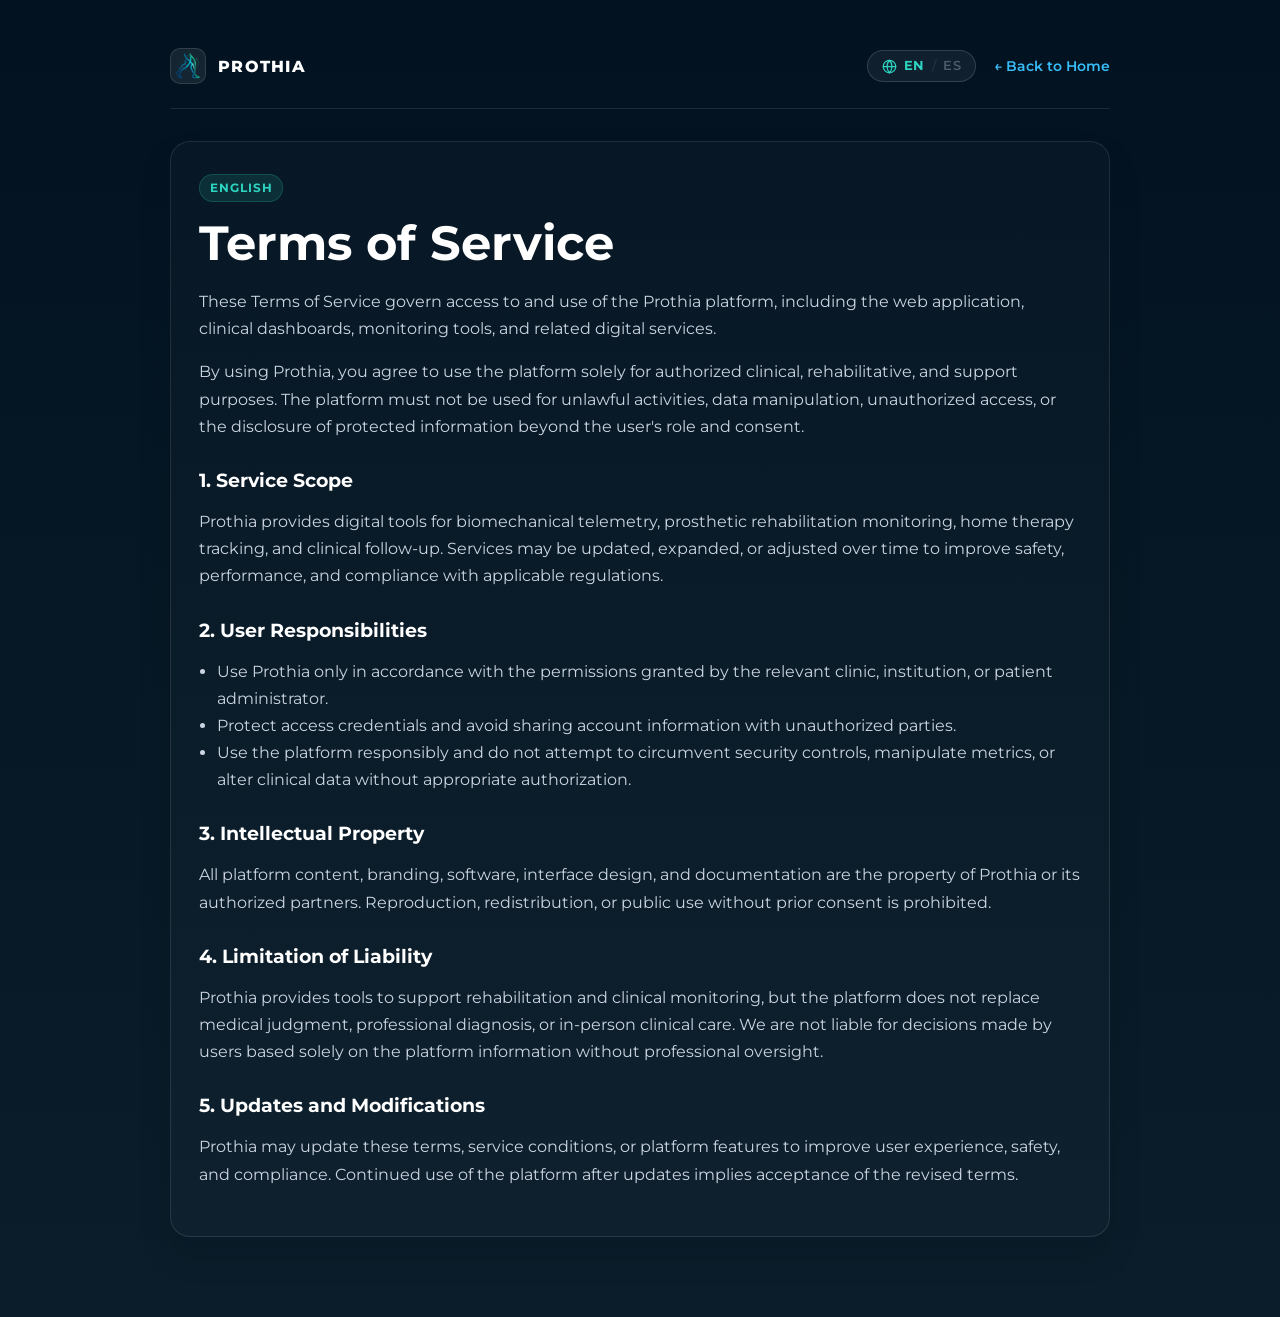
<file: terms.html>
<!DOCTYPE html>
<html lang="en">
  <head>
    <meta charset="UTF-8" />
    <meta name="viewport" content="width=device-width, initial-scale=1.0" />
    <title>Prothia | Terms of Service</title>
    <link rel="icon" type="image/png" href="assets/Logo.png" />
    <link rel="preconnect" href="https://fonts.googleapis.com" />
    <link rel="preconnect" href="https://fonts.gstatic.com" crossorigin />
    <link href="https://fonts.googleapis.com/css2?family=Montserrat:wght@400;500;600;700;800&family=Newsreader:wght@400;500;600;700&display=swap" rel="stylesheet" />
    <style>
      :root {
        --bg: #021220;
        --bg-alt: #0a1f2f;
        --panel: #0d2337;
        --panel-soft: rgba(148,163,184,0.08);
        --line: rgba(255,255,255,0.10);
        --text: #e2e8f0;
        --muted: #cbd5e1;
        --primary: #38bdf8;
        --teal: #2dd4bf;
        --white: #ffffff;
      }
      * { box-sizing: border-box; }
      body {
        margin: 0;
        font-family: 'Montserrat', sans-serif;
        background: linear-gradient(180deg, #021220 0%, #0b1d2a 100%);
        color: var(--text);
        min-height: 100vh;
      }
      .legal-shell {
        max-width: 980px;
        margin: 0 auto;
        padding: 48px 20px 80px;
      }
      .legal-topbar {
        display: flex;
        justify-content: space-between;
        align-items: center;
        gap: 16px;
        padding-bottom: 24px;
        border-bottom: 1px solid var(--line);
        margin-bottom: 32px;
      }
      .brand {
        display: flex;
        align-items: center;
        gap: 12px;
        font-weight: 800;
        letter-spacing: .08em;
        color: var(--white);
        text-decoration: none;
        transition: opacity 0.2s ease;
      }
      .brand:hover {
        opacity: 0.9;
      }
      .brand-logo-img {
        width: 36px;
        height: 36px;
        object-fit: contain;
        border-radius: 10px;
        background: rgba(255, 255, 255, 0.08);
        border: 1px solid rgba(255, 255, 255, 0.12);
        padding: 4px;
      }
      .legal-topbar-actions {
        display: flex;
        align-items: center;
        gap: 18px;
      }
      .lang-selector-btn {
        display: inline-flex;
        align-items: center;
        gap: 0.45rem;
        padding: 0.45rem 0.85rem;
        font-family: 'Montserrat', sans-serif;
        font-size: 0.8rem;
        font-weight: 600;
        color: var(--text);
        background: rgba(255, 255, 255, 0.06);
        border: 1px solid rgba(255, 255, 255, 0.14);
        border-radius: 30px;
        cursor: pointer;
        transition: all 0.25s ease;
        user-select: none;
        line-height: 1;
      }
      .lang-selector-btn:hover {
        background: rgba(255, 255, 255, 0.12);
        border-color: var(--teal);
        color: var(--white);
        box-shadow: 0 2px 10px rgba(45, 212, 191, 0.2);
      }
      .lang-selector-btn:focus-visible {
        outline: 2px solid var(--teal);
        outline-offset: 2px;
      }
      .lang-selector-btn svg {
        width: 15px;
        height: 15px;
        color: var(--teal);
        flex-shrink: 0;
      }
      .lang-badge {
        transition: opacity 0.2s ease;
        opacity: 0.45;
        font-weight: 600;
        letter-spacing: 0.04em;
        color: #94A3B8;
      }
      .lang-badge.active {
        opacity: 1;
        color: var(--teal);
        font-weight: 700;
      }
      .lang-divider {
        opacity: 0.3;
        font-weight: 400;
        color: rgba(255, 255, 255, 0.4);
      }
      .home-link {
        color: var(--primary);
        text-decoration: none;
        font-weight: 600;
        font-size: 0.9rem;
        transition: color 0.2s ease;
      }
      .home-link:hover {
        color: var(--teal);
      }
      .legal-card {
        background: rgba(255,255,255,0.02);
        border: 1px solid var(--line);
        border-radius: 20px;
        padding: 32px 28px;
        box-shadow: 0 18px 30px rgba(2,18,32,0.2);
      }
      h1, h2, h3 {
        margin-top: 0;
        color: var(--white);
      }
      h1 {
        font-size: clamp(2rem, 4vw, 3rem);
        margin-bottom: 12px;
      }
      h2 {
        font-size: 1.2rem;
        margin: 28px 0 12px;
      }
      p, li {
        color: var(--muted);
        line-height: 1.7;
        font-size: 1rem;
      }
      ul { padding-left: 18px; }
      .lang-block {
        display: none;
      }
      .lang-block.active {
        display: block;
        animation: fadeIn 0.25s ease-in-out;
      }
      @keyframes fadeIn {
        from { opacity: 0; transform: translateY(4px); }
        to { opacity: 1; transform: translateY(0); }
      }
      .lang-label {
        display: inline-block;
        margin-bottom: 12px;
        padding: 6px 10px;
        background: rgba(45,212,191,0.12);
        border: 1px solid rgba(45,212,191,0.2);
        border-radius: 999px;
        color: var(--teal);
        font-weight: 700;
        font-size: 0.72rem;
        letter-spacing: 0.08em;
        text-transform: uppercase;
      }
      @media (max-width: 640px) {
        .legal-topbar { flex-direction: column; align-items: flex-start; gap: 14px; }
        .legal-topbar-actions { width: 100%; justify-content: space-between; }
        .legal-card { padding: 24px 18px; }
      }
    </style>
  </head>
  <body data-page="terms">
    <div class="legal-shell">
      <div class="legal-topbar">
        <a href="index.html" class="brand" aria-label="Prothia Home">
          <img src="assets/Logo.png" alt="Prothia Logo" class="brand-logo-img" />
          <span>PROTHIA</span>
        </a>
        <div class="legal-topbar-actions">
          <button class="lang-selector-btn" id="langToggleBtn" aria-label="Switch language to Spanish" type="button">
            <svg viewBox="0 0 24 24" fill="none" stroke="currentColor" stroke-width="2" stroke-linecap="round" stroke-linejoin="round" aria-hidden="true">
              <circle cx="12" cy="12" r="10"></circle>
              <line x1="2" y1="12" x2="22" y2="12"></line>
              <path d="M12 2a15.3 15.3 0 0 1 4 10 15.3 15.3 0 0 1-4 10 15.3 15.3 0 0 1-4-10 15.3 15.3 0 0 1 4-10z"></path>
            </svg>
            <span class="lang-badge lang-en active">EN</span>
            <span class="lang-divider">/</span>
            <span class="lang-badge lang-es">ES</span>
          </button>
          <a class="home-link" id="homeLink" href="index.html">← Back to Home</a>
        </div>
      </div>

      <div class="legal-card">
        <div class="lang-block" data-lang="en">
          <span class="lang-label">English</span>
          <h1>Terms of Service</h1>
          <p>These Terms of Service govern access to and use of the Prothia platform, including the web application, clinical dashboards, monitoring tools, and related digital services.</p>
          <p>By using Prothia, you agree to use the platform solely for authorized clinical, rehabilitative, and support purposes. The platform must not be used for unlawful activities, data manipulation, unauthorized access, or the disclosure of protected information beyond the user's role and consent.</p>

          <h2>1. Service Scope</h2>
          <p>Prothia provides digital tools for biomechanical telemetry, prosthetic rehabilitation monitoring, home therapy tracking, and clinical follow-up. Services may be updated, expanded, or adjusted over time to improve safety, performance, and compliance with applicable regulations.</p>

          <h2>2. User Responsibilities</h2>
          <ul>
            <li>Use Prothia only in accordance with the permissions granted by the relevant clinic, institution, or patient administrator.</li>
            <li>Protect access credentials and avoid sharing account information with unauthorized parties.</li>
            <li>Use the platform responsibly and do not attempt to circumvent security controls, manipulate metrics, or alter clinical data without appropriate authorization.</li>
          </ul>

          <h2>3. Intellectual Property</h2>
          <p>All platform content, branding, software, interface design, and documentation are the property of Prothia or its authorized partners. Reproduction, redistribution, or public use without prior consent is prohibited.</p>

          <h2>4. Limitation of Liability</h2>
          <p>Prothia provides tools to support rehabilitation and clinical monitoring, but the platform does not replace medical judgment, professional diagnosis, or in-person clinical care. We are not liable for decisions made by users based solely on the platform information without professional oversight.</p>

          <h2>5. Updates and Modifications</h2>
          <p>Prothia may update these terms, service conditions, or platform features to improve user experience, safety, and compliance. Continued use of the platform after updates implies acceptance of the revised terms.</p>
        </div>

        <div class="lang-block" data-lang="es">
          <span class="lang-label">Español</span>
          <h1>Términos y Condiciones</h1>
          <p>Estos Términos y Condiciones rigen el acceso y uso de la plataforma Prothia, incluidas la aplicación web, paneles clínicos, herramientas de monitoreo y servicios digitales relacionados.</p>
          <p>Al utilizar Prothia, aceptas usar la plataforma exclusivamente con fines clínicos, rehabilitatorios y de apoyo autorizados. La plataforma no debe usarse para actividades ilegales, manipulación de datos, acceso no autorizado ni divulgación de información protegida fuera del rol y consentimiento correspondientes.</p>

          <h2>1. Alcance del servicio</h2>
          <p>Prothia ofrece herramientas digitales para telemetría biomecánica, seguimiento de rehabilitación protésica, control terapéutico desde el hogar y seguimiento clínico. Los servicios pueden actualizarse o ampliarse con el tiempo para mejorar la seguridad, el rendimiento y el cumplimiento normativo.</p>

          <h2>2. Responsabilidades del usuario</h2>
          <ul>
            <li>Usa Prothia solo de acuerdo con los permisos otorgados por la clínica, institución o administrador del paciente.</li>
            <li>Protege tus credenciales y evita compartir información de acceso con terceros no autorizados.</li>
            <li>Usa la plataforma de forma responsable y no intentes evadir controles de seguridad, manipular métricas ni alterar datos clínicos sin la autorización correspondiente.</li>
          </ul>

          <h2>3. Propiedad intelectual</h2>
          <p>Todo el contenido, marca, software, diseño de interfaz y documentación de la plataforma pertenecen a Prothia o a sus socios autorizados. La reproducción, redistribución o uso público sin consentimiento previo queda prohibido.</p>

          <h2>4. Limitación de responsabilidad</h2>
          <p>Prothia ofrece herramientas para apoyar la rehabilitación y el monitoreo clínico, pero la plataforma no reemplaza el criterio médico, el diagnóstico profesional ni la atención clínica presencial. No nos hacemos responsables de decisiones tomadas por usuarios basadas únicamente en la información de la plataforma sin supervisión profesional.</p>

          <h2>5. Actualizaciones y modificaciones</h2>
          <p>Prothia puede actualizar estos términos, condiciones del servicio o funciones de la plataforma para mejorar la experiencia, la seguridad y el cumplimiento. El uso continuado de la plataforma después de estos cambios implica la aceptación de los términos revisados.</p>
        </div>
      </div>
    </div>
    <script src="js/legal.js"></script>
  </body>
</html>
</file>
<file: css/styles.css>
:root {
  --color-primary: #0D3B66;
  --color-teal: #008C99;
  --color-emerald: #00B37E;
  --color-bg-light: #F4F6F8;
  --color-dark: #091D33;
  --color-text-body: #334E68;
  --color-text-muted: #627D98;
  --color-border: rgba(13, 59, 102, 0.12);
  --color-white: #FFFFFF;

  --font-main: 'Montserrat', sans-serif;
  --font-serif: 'Newsreader', serif;

  --transition-smooth: all 0.3s cubic-bezier(0.16, 1, 0.3, 1);
  --shadow-subtle: 0 4px 20px rgba(13, 59, 102, 0.06);
  --shadow-elevated: 0 16px 36px rgba(13, 59, 102, 0.12);
}

* {
  box-sizing: border-box;
  margin: 0;
  padding: 0;
}

html {
  scroll-behavior: smooth;
  font-size: 16px;
}

body {
  width: 100%;
  font-family: var(--font-main);
  background-color: var(--color-bg-light);
  color: var(--color-dark);
  line-height: 1.6;
  overflow-x: hidden;
  -webkit-font-smoothing: antialiased;
}

a {
  color: inherit;
  text-decoration: none;
}

button {
  font-family: inherit;
  cursor: pointer;
  border: none;
  background: none;
}

.topbar {
  position: fixed;
  top: 0;
  left: 0;
  width: 100%;
  height: 76px;
  z-index: 1000;
  background: transparent;
  border-bottom: 1px solid transparent;
  box-shadow: none;
  transition: background 0.35s ease, backdrop-filter 0.35s ease, border-color 0.35s ease, box-shadow 0.35s ease;
}

.topbar.scrolled {
  background: rgba(235, 238, 242, 0.78);
  backdrop-filter: blur(20px) saturate(170%);
  -webkit-backdrop-filter: blur(20px) saturate(170%);
  border-bottom: 1px solid rgba(13, 59, 102, 0.08);
  box-shadow: 0 4px 25px rgba(13, 59, 102, 0.06);
}

.topbar-container {
  width: 100%;
  max-width: 1400px;
  height: 100%;
  margin: 0 auto;
  padding: 0 2rem;
  display: flex;
  align-items: center;
  justify-content: space-between;
  gap: 1.5rem;
}

.brand-logo {
  display: flex;
  align-items: center;
  gap: 0.75rem;
  text-decoration: none;
  flex-shrink: 0;
}

.brand-logo-img {
  width: 38px;
  height: 38px;
  object-fit: contain;
  transition: transform 0.3s ease;
  flex-shrink: 0;
}

.brand-logo:hover .brand-logo-img {
  transform: scale(1.06);
}

.brand-text-wrap {
  display: flex;
  flex-direction: column;
}

.brand-title {
  font-family: var(--font-main);
  font-size: 1.25rem;
  font-weight: 700;
  letter-spacing: -0.02em;
  color: var(--color-primary);
  line-height: 1.1;
}

.brand-subtitle {
  font-size: 0.68rem;
  font-weight: 600;
  letter-spacing: 0.08em;
  text-transform: uppercase;
  color: var(--color-teal);
}

.nav-links-wrap {
  display: flex;
  align-items: center;
  gap: 1.5rem;
  list-style: none;
}

.nav-link {
  font-family: var(--font-main);
  font-size: 0.85rem;
  font-weight: 500;
  color: var(--color-primary);
  position: relative;
  padding: 0.4rem 0;
  transition: color 0.2s ease;
  white-space: nowrap;
}

.nav-link::after {
  content: '';
  position: absolute;
  bottom: 0;
  left: 0;
  width: 0%;
  height: 2px;
  background: var(--color-teal);
  transition: width 0.25s ease;
  border-radius: 2px;
}

.nav-link:hover {
  color: var(--color-teal);
}

.nav-link:hover::after,
.nav-link.active::after {
  width: 100%;
}

.nav-actions {
  display: flex;
  align-items: center;
  gap: 1rem;
  flex-shrink: 0;
}

.lang-selector-btn {
  display: inline-flex;
  align-items: center;
  gap: 0.45rem;
  padding: 0.45rem 0.85rem;
  font-family: var(--font-main);
  font-size: 0.8rem;
  font-weight: 600;
  color: var(--color-primary);
  background: rgba(255, 255, 255, 0.75);
  border: 1px solid rgba(13, 59, 102, 0.16);
  border-radius: 30px;
  cursor: pointer;
  transition: var(--transition-smooth);
  user-select: none;
  line-height: 1;
}

.lang-selector-btn svg {
  width: 15px;
  height: 15px;
  color: var(--color-teal);
  flex-shrink: 0;
}

.lang-selector-btn:hover {
  background: #ffffff;
  border-color: var(--color-teal);
  color: var(--color-teal);
  box-shadow: 0 2px 8px rgba(0, 140, 153, 0.15);
}

.lang-selector-btn:focus-visible {
  outline: 2px solid var(--color-teal);
  outline-offset: 2px;
}

.lang-badge {
  transition: var(--transition-smooth);
  opacity: 0.5;
  font-weight: 600;
  letter-spacing: 0.04em;
}

.lang-badge.active {
  opacity: 1;
  color: var(--color-teal);
  font-weight: 700;
}

.lang-divider {
  opacity: 0.35;
  font-weight: 400;
  margin: 0 1px;
}

.mobile-lang-box {
  display: flex;
  justify-content: center;
  margin-top: 1rem;
  padding-top: 1rem;
  border-top: 1px solid rgba(13, 59, 102, 0.08);
}

.mobile-lang-box .lang-selector-btn {
  width: 100%;
  justify-content: center;
  padding: 0.7rem 1rem;
  font-size: 0.9rem;
}

.nav-cta-btn {
  display: inline-flex;
  align-items: center;
  gap: 0.5rem;
  padding: 0.65rem 1.35rem;
  font-family: var(--font-main);
  font-size: 0.85rem;
  font-weight: 600;
  color: #ffffff;
  background-color: var(--color-primary);
  border-radius: 6px;
  box-shadow: 0 4px 14px rgba(13, 59, 102, 0.2);
  transition: var(--transition-smooth);
  white-space: nowrap;
}

.nav-cta-btn svg {
  width: 15px;
  height: 15px;
  transition: transform 0.2s ease;
}

.nav-cta-btn:hover {
  background-color: var(--color-teal);
  transform: translateY(-1px);
  box-shadow: 0 6px 18px rgba(0, 140, 153, 0.28);
}

.nav-cta-btn:hover svg {
  transform: translateX(3px);
}

.mobile-menu-btn {
  display: none;
  align-items: center;
  justify-content: center;
  width: 40px;
  height: 40px;
  color: var(--color-primary);
  border-radius: 6px;
  background: rgba(255, 255, 255, 0.6);
  border: 1px solid rgba(13, 59, 102, 0.12);
}

.mobile-menu-btn svg {
  width: 22px;
  height: 22px;
}

.mobile-drawer {
  position: fixed;
  top: 76px;
  left: 0;
  width: 100%;
  background: rgba(244, 246, 248, 0.98);
  backdrop-filter: blur(20px);
  -webkit-backdrop-filter: blur(20px);
  border-bottom: 1px solid rgba(13, 59, 102, 0.15);
  box-shadow: var(--shadow-elevated);
  padding: 2rem;
  display: flex;
  flex-direction: column;
  gap: 1.25rem;
  transform: translateY(-120%);
  opacity: 0;
  pointer-events: none;
  transition: var(--transition-smooth);
  z-index: 999;
}

.mobile-drawer.open {
  transform: translateY(0);
  opacity: 1;
  pointer-events: auto;
}

.mobile-nav-link {
  font-family: var(--font-main);
  font-size: 1.05rem;
  font-weight: 600;
  color: var(--color-primary);
  padding: 0.5rem 0;
  border-bottom: 1px solid rgba(13, 59, 102, 0.08);
}

.mobile-nav-link:hover {
  color: var(--color-teal);
}

.hero-container {
  position: relative;
  width: 100%;
  min-height: 100vh;
  padding-top: 76px;
  display: flex;
  flex-direction: column;
  justify-content: center;
  background: #e2e2e2;
  background-image: radial-gradient(circle at 85% 30%, rgba(0, 140, 153, 0.08) 0%, rgba(226, 226, 226, 0) 65%);
  overflow: hidden;
}

.hero-bg-wrapper {
  position: absolute;
  top: 0;
  right: 0;
  width: 100%;
  height: 100%;
  z-index: 1;
  overflow: hidden;
}

.hero-sequence-canvas {
  position: absolute;
  top: 0;
  right: 0;
  width: 100%;
  height: 100%;
  object-fit: cover;
  object-position: right center;
  cursor: pointer;
  opacity: 0.98;
  filter: contrast(1.02) brightness(1.01);
  transition: filter 0.3s ease;
}

.hero-gradient-overlay {
  position: absolute;
  top: 0;
  left: 0;
  width: 100%;
  height: 100%;
  background: linear-gradient(
    90deg,
    #e2e2e2 0%,
    #e2e2e2 38%,
    rgba(226, 226, 226, 0.88) 55%,
    rgba(226, 226, 226, 0.15) 75%,
    transparent 100%
  );
  z-index: 2;
  pointer-events: none;
}

.hero-content-wrapper {
  position: relative;
  z-index: 10;
  width: 100%;
  max-width: 1400px;
  margin: 0 auto;
  padding: 3rem 2.5rem;
  display: grid;
  grid-template-columns: 1.15fr 0.85fr;
  align-items: center;
  flex-grow: 1;
  pointer-events: none;
}

.hero-left-panel {
  max-width: 640px;
  pointer-events: auto;
  animation: fadeInUp 0.9s cubic-bezier(0.16, 1, 0.3, 1) forwards;
}

.hero-tag {
  display: inline-flex;
  align-items: center;
  gap: 0.6rem;
  font-size: 0.78rem;
  font-weight: 600;
  letter-spacing: 0.12em;
  text-transform: uppercase;
  color: var(--color-teal);
  margin-bottom: 1.25rem;
}

.hero-tag-line {
  width: 24px;
  height: 2px;
  background: var(--color-emerald);
  display: inline-block;
}

.section-title {
  font-family: var(--font-main);
  font-size: clamp(2.4rem, 4.2vw, 3.75rem);
  font-weight: 500;
  line-height: 1.14;
  color: var(--color-primary);
  letter-spacing: -0.02em;
  margin-bottom: 1.5rem;
}

.section-title em {
  font-family: var(--font-serif);
  font-style: italic;
  font-weight: 400;
  color: var(--color-teal);
  padding-right: 0.15em;
}

.section-copy {
  font-family: var(--font-main);
  font-size: clamp(1rem, 1.15vw, 1.125rem);
  font-weight: 400;
  line-height: 1.65;
  color: var(--color-text-body);
  margin-bottom: 2.25rem;
  max-width: 560px;
}

.hero-actions {
  display: flex;
  align-items: center;
  gap: 1.25rem;
  flex-wrap: wrap;
}

.btn-primary {
  position: relative;
  display: inline-flex;
  align-items: center;
  justify-content: center;
  gap: 0.75rem;
  padding: 1.05rem 2.2rem;
  font-family: var(--font-main);
  font-size: 0.95rem;
  font-weight: 600;
  color: #ffffff;
  background-color: var(--color-primary);
  border: 1px solid var(--color-primary);
  border-radius: 6px;
  cursor: pointer;
  text-decoration: none;
  box-shadow: 0 10px 25px -5px rgba(13, 59, 102, 0.25);
  transition: var(--transition-smooth);
  overflow: hidden;
}

.btn-primary::before {
  content: '';
  position: absolute;
  top: 0;
  left: -100%;
  width: 100%;
  height: 100%;
  background: linear-gradient(90deg, transparent, rgba(255, 255, 255, 0.2), transparent);
  transition: left 0.6s ease;
}

.btn-primary:hover {
  background-color: var(--color-teal);
  border-color: var(--color-teal);
  box-shadow: 0 14px 30px -5px rgba(0, 140, 153, 0.35);
  transform: translateY(-2px);
}

.btn-primary:hover::before {
  left: 100%;
}

.btn-primary svg {
  width: 18px;
  height: 18px;
  transition: transform 0.3s ease;
}

.btn-primary:hover svg {
  transform: translateX(4px);
}

.stats-bar-section {
  position: relative;
  z-index: 20;
  width: 100%;
  background: #041E34;
  background-image:
    radial-gradient(circle at 15% 50%, rgba(0, 140, 153, 0.15) 0%, transparent 60%),
    radial-gradient(circle at 85% 50%, rgba(0, 179, 126, 0.12) 0%, transparent 60%);
  border-top: 1px solid rgba(0, 140, 153, 0.28);
  border-bottom: 1px solid rgba(13, 59, 102, 0.2);
  color: var(--color-white);
  padding: 4.5rem 0;
  overflow: hidden;
}

.stats-bar-section::before {
  content: '';
  position: absolute;
  top: 0;
  left: 0;
  width: 100%;
  height: 100%;
  background-image:
    linear-gradient(rgba(255, 255, 255, 0.02) 1px, transparent 1px),
    linear-gradient(90deg, rgba(255, 255, 255, 0.02) 1px, transparent 1px);
  background-size: 40px 40px;
  pointer-events: none;
}

.stats-container {
  width: 100%;
  max-width: 1400px;
  margin: 0 auto;
  padding: 0 2rem;
  position: relative;
  z-index: 2;
}

.stats-grid {
  display: grid;
  grid-template-columns: repeat(4, 1fr);
  gap: 1.75rem;
}

.stat-module-card {
  position: relative;
  background: rgba(13, 59, 102, 0.22);
  backdrop-filter: blur(12px);
  -webkit-backdrop-filter: blur(12px);
  border: 1px solid rgba(255, 255, 255, 0.09);
  border-radius: 10px;
  padding: 2.25rem 1.75rem;
  display: flex;
  flex-direction: column;
  justify-content: space-between;
  transition: var(--transition-smooth);
}

.stat-module-card::before {
  content: '';
  position: absolute;
  top: 0;
  left: 0;
  width: 100%;
  height: 2px;
  background: linear-gradient(90deg, transparent, rgba(0, 179, 126, 0.6), transparent);
  opacity: 0;
  transition: opacity 0.3s ease;
}

.stat-module-card:hover {
  background: rgba(13, 59, 102, 0.42);
  border-color: rgba(0, 140, 153, 0.45);
  transform: translateY(-3px);
  box-shadow: 0 16px 36px -10px rgba(0, 0, 0, 0.45);
}

.stat-module-card:hover::before {
  opacity: 1;
}

.stat-header {
  display: flex;
  align-items: center;
  justify-content: space-between;
  margin-bottom: 1.5rem;
}

.stat-tech-tag {
  font-family: var(--font-main);
  font-size: 0.68rem;
  font-weight: 700;
  letter-spacing: 0.12em;
  text-transform: uppercase;
  color: var(--color-teal);
  display: flex;
  align-items: center;
  gap: 0.45rem;
}

.stat-tech-tag::before {
  content: '';
  width: 6px;
  height: 6px;
  border-radius: 50%;
  background: var(--color-emerald);
  box-shadow: 0 0 8px var(--color-emerald);
}

.stat-svg-badge {
  width: 32px;
  height: 32px;
  border-radius: 6px;
  background: rgba(0, 140, 153, 0.15);
  border: 1px solid rgba(0, 140, 153, 0.25);
  display: flex;
  align-items: center;
  justify-content: center;
  color: var(--color-emerald);
  transition: transform 0.3s ease;
}

.stat-module-card:hover .stat-svg-badge {
  transform: scale(1.1);
  background: rgba(0, 179, 126, 0.2);
  border-color: var(--color-emerald);
}

.stat-svg-badge svg {
  width: 17px;
  height: 17px;
}

.stat-value-wrap {
  display: flex;
  align-items: baseline;
  margin-bottom: 0.75rem;
  line-height: 1;
}

.stat-number {
  font-family: var(--font-main);
  font-size: clamp(3rem, 4.2vw, 3.85rem);
  font-weight: 700;
  color: #ffffff;
  letter-spacing: -0.03em;
  font-variant-numeric: tabular-nums;
  text-shadow: 0 4px 18px rgba(0, 0, 0, 0.3);
}

.stat-suffix {
  font-family: var(--font-main);
  font-size: 2rem;
  font-weight: 600;
  color: var(--color-emerald);
  margin-left: 0.2rem;
}

.stat-label-title {
  font-family: var(--font-main);
  font-size: 1.05rem;
  font-weight: 600;
  line-height: 1.35;
  color: #ffffff;
  margin-bottom: 0.65rem;
  letter-spacing: -0.01em;
}

.stat-subtext-desc {
  font-size: 0.84rem;
  color: #94A3B8;
  line-height: 1.55;
  margin-bottom: 1.5rem;
  min-height: 48px;
}

.stat-benchmark-pill {
  display: inline-flex;
  align-items: center;
  gap: 0.45rem;
  background: rgba(255, 255, 255, 0.05);
  border: 1px solid rgba(255, 255, 255, 0.1);
  padding: 0.4rem 0.8rem;
  border-radius: 4px;
  font-size: 0.74rem;
  font-weight: 600;
  color: #CBD5E1;
  letter-spacing: 0.02em;
}

.stat-benchmark-pill svg {
  width: 12px;
  height: 12px;
  color: var(--color-emerald);
}

.challenge-section {
  position: relative;
  width: 100%;
  background-color: #f8fafc;
  background-image:
    radial-gradient(circle at 10% 20%, rgba(0, 140, 153, 0.03) 0%, transparent 45%),
    radial-gradient(circle at 90% 80%, rgba(13, 59, 102, 0.03) 0%, transparent 45%);
  padding: 6.5rem 0 7.5rem 0;
  border-top: 1px solid rgba(13, 59, 102, 0.08);
  border-bottom: 1px solid rgba(13, 59, 102, 0.08);
}

.challenge-container {
  width: 100%;
  max-width: 1320px;
  margin: 0 auto;
  padding: 0 2rem;
}

.challenge-header {
  text-align: center;
  max-width: 780px;
  margin: 0 auto 4.5rem auto;
}

.challenge-tag {
  display: inline-flex;
  align-items: center;
  gap: 0.6rem;
  font-family: var(--font-main);
  font-size: 0.78rem;
  font-weight: 600;
  letter-spacing: 0.12em;
  text-transform: uppercase;
  color: var(--color-teal);
  margin-bottom: 1.25rem;
}

.challenge-tag-line {
  width: 24px;
  height: 2px;
  background: var(--color-emerald);
  display: inline-block;
}

.challenge-headline {
  font-family: var(--font-main);
  font-size: clamp(2.1rem, 3.4vw, 2.85rem);
  font-weight: 700;
  color: var(--color-primary);
  line-height: 1.2;
  letter-spacing: -0.02em;
  margin-bottom: 1.25rem;
}

.challenge-headline em {
  font-family: var(--font-accent);
  font-style: italic;
  font-weight: 400;
  color: var(--color-teal);
}

.challenge-description {
  font-family: var(--font-main);
  font-size: 1.05rem;
  line-height: 1.68;
  color: var(--color-text-muted);
  margin: 0 auto;
}

.challenge-cards-row {
  display: grid;
  grid-template-columns: repeat(3, 1fr);
  gap: 2rem;
  margin-bottom: 5.5rem;
}

.medical-problem-card {
  background: #ffffff;
  border: 1px solid rgba(13, 59, 102, 0.09);
  border-radius: 10px;
  padding: 2.25rem 2rem;
  box-shadow: 0 4px 20px -2px rgba(13, 59, 102, 0.04);
  transition: transform 0.35s cubic-bezier(0.16, 1, 0.3, 1), box-shadow 0.35s cubic-bezier(0.16, 1, 0.3, 1), border-color 0.3s ease;
  display: flex;
  flex-direction: column;
  justify-content: space-between;
}

.medical-problem-card:hover {
  transform: translateY(-4px);
  box-shadow: 0 16px 36px -8px rgba(13, 59, 102, 0.09);
  border-color: rgba(13, 59, 102, 0.2);
}

.problem-card-inner {
  display: flex;
  flex-direction: column;
  height: 100%;
}

.problem-meta-top {
  display: flex;
  align-items: center;
  justify-content: space-between;
  margin-bottom: 1.6rem;
}

.problem-num-index {
  font-family: var(--font-main);
  font-size: 0.72rem;
  font-weight: 700;
  letter-spacing: 0.12em;
  text-transform: uppercase;
  color: var(--color-teal);
}

.problem-icon-pill {
  width: 38px;
  height: 38px;
  border-radius: 8px;
  background: rgba(13, 59, 102, 0.04);
  border: 1px solid rgba(13, 59, 102, 0.08);
  display: flex;
  align-items: center;
  justify-content: center;
  color: var(--color-primary);
  transition: background 0.25s ease, color 0.25s ease;
}

.medical-problem-card:hover .problem-icon-pill {
  background: rgba(0, 140, 153, 0.1);
  color: var(--color-teal);
}

.problem-icon-pill svg {
  width: 19px;
  height: 19px;
}

.problem-item-title {
  font-family: var(--font-main);
  font-size: 1.15rem;
  font-weight: 600;
  color: var(--color-primary);
  line-height: 1.35;
  letter-spacing: -0.01em;
  margin-bottom: 0.85rem;
}

.problem-item-text {
  font-family: var(--font-main);
  font-size: 0.88rem;
  line-height: 1.64;
  color: #475569;
  margin-bottom: 2rem;
  flex-grow: 1;
}

.problem-clinical-footer {
  display: flex;
  align-items: center;
  gap: 0.65rem;
  padding-top: 1.1rem;
  border-top: 1px solid rgba(13, 59, 102, 0.07);
}

.clinical-indicator-dot {
  width: 6px;
  height: 6px;
  border-radius: 50%;
  flex-shrink: 0;
}

.clinical-indicator-dot.red {
  background: #ef4444;
  box-shadow: 0 0 6px rgba(239, 68, 68, 0.45);
}

.clinical-indicator-dot.amber {
  background: #f59e0b;
  box-shadow: 0 0 6px rgba(245, 158, 11, 0.45);
}

.clinical-indicator-dot.teal {
  background: var(--color-teal);
  box-shadow: 0 0 6px rgba(0, 140, 153, 0.45);
}

.clinical-impact-label {
  font-family: var(--font-main);
  font-size: 0.76rem;
  font-weight: 600;
  line-height: 1.35;
  color: var(--color-primary);
}

.solution-clinical-panel {
  background: #041E34;
  background-image:
    radial-gradient(circle at 15% 25%, rgba(0, 140, 153, 0.15) 0%, transparent 55%),
    radial-gradient(circle at 85% 75%, rgba(0, 179, 126, 0.12) 0%, transparent 55%);
  border: 1px solid rgba(0, 140, 153, 0.28);
  border-radius: 14px;
  padding: 3.75rem 3.5rem;
  box-shadow: 0 24px 60px -15px rgba(4, 30, 52, 0.4);
  position: relative;
  overflow: hidden;
}

.solution-clinical-panel::before {
  content: '';
  position: absolute;
  top: 0;
  left: 0;
  width: 100%;
  height: 2px;
  background: linear-gradient(90deg, transparent, var(--color-teal), var(--color-emerald), transparent);
}

.solution-grid-content {
  display: grid;
  grid-template-columns: 1.15fr 0.85fr;
  gap: 3.75rem;
  align-items: center;
}

.solution-tag {
  display: inline-flex;
  align-items: center;
  gap: 0.6rem;
  font-family: var(--font-main);
  font-size: 0.74rem;
  font-weight: 700;
  letter-spacing: 0.12em;
  text-transform: uppercase;
  color: var(--color-teal);
  margin-bottom: 1.15rem;
}

.solution-tag-line {
  width: 20px;
  height: 2px;
  background: var(--color-emerald);
  display: inline-block;
}

.solution-headline {
  font-family: var(--font-main);
  font-size: clamp(1.65rem, 2.4vw, 2.15rem);
  font-weight: 700;
  color: #ffffff;
  line-height: 1.25;
  letter-spacing: -0.02em;
  margin-bottom: 1.1rem;
}

.solution-copy {
  font-family: var(--font-main);
  font-size: 0.96rem;
  line-height: 1.65;
  color: rgba(255, 255, 255, 0.78);
  margin-bottom: 2.25rem;
}

.solution-clinical-pillars {
  display: flex;
  flex-direction: column;
  gap: 1.35rem;
}

.clinical-pillar-row {
  display: flex;
  align-items: flex-start;
  gap: 1rem;
}

.pillar-bullet-icon {
  width: 26px;
  height: 26px;
  border-radius: 6px;
  background: rgba(0, 179, 126, 0.15);
  border: 1px solid rgba(0, 179, 126, 0.35);
  display: flex;
  align-items: center;
  justify-content: center;
  color: var(--color-emerald);
  flex-shrink: 0;
  margin-top: 2px;
}

.pillar-bullet-icon svg {
  width: 14px;
  height: 14px;
}

.pillar-heading {
  font-family: var(--font-main);
  font-size: 0.96rem;
  font-weight: 600;
  color: #ffffff;
  margin-bottom: 0.25rem;
}

.pillar-subtext {
  font-family: var(--font-main);
  font-size: 0.84rem;
  line-height: 1.52;
  color: rgba(255, 255, 255, 0.7);
  margin: 0;
}

.medical-console-dock {
  background: #021220;
  border: 1px solid rgba(0, 140, 153, 0.28);
  border-radius: 12px;
  padding: 1.75rem;
  box-shadow: inset 0 2px 10px rgba(0, 0, 0, 0.5);
}

.console-header-bar {
  display: flex;
  align-items: center;
  justify-content: space-between;
  margin-bottom: 1.25rem;
  padding-bottom: 0.85rem;
  border-bottom: 1px solid rgba(255, 255, 255, 0.08);
}

.console-live-badge {
  display: flex;
  align-items: center;
  gap: 0.5rem;
  font-family: var(--font-main);
  font-size: 0.72rem;
  font-weight: 700;
  letter-spacing: 0.08em;
  text-transform: uppercase;
  color: var(--color-emerald);
}

.console-pulse-indicator {
  width: 6px;
  height: 6px;
  border-radius: 50%;
  background: var(--color-emerald);
  box-shadow: 0 0 8px var(--color-emerald);
  animation: pulseBeacon 2s infinite ease-in-out;
}

.console-protocol-badge {
  font-size: 0.7rem;
  color: rgba(255, 255, 255, 0.55);
  font-family: var(--font-main);
  font-variant-numeric: tabular-nums;
}

.console-actors-stream {
  display: flex;
  flex-direction: column;
  gap: 0.35rem;
}

.actor-stream-card {
  background: rgba(13, 59, 102, 0.3);
  border: 1px solid rgba(255, 255, 255, 0.07);
  border-radius: 8px;
  padding: 1rem 1.15rem;
  transition: background 0.25s ease, border-color 0.25s ease;
}

.actor-stream-card:hover {
  background: rgba(13, 59, 102, 0.55);
  border-color: rgba(0, 140, 153, 0.4);
}

.actor-role-header {
  display: flex;
  align-items: center;
  justify-content: space-between;
  margin-bottom: 0.3rem;
}

.actor-tag {
  font-family: var(--font-main);
  font-size: 0.66rem;
  font-weight: 700;
  letter-spacing: 0.1em;
  text-transform: uppercase;
  color: var(--color-teal);
}

.actor-metric-pill {
  font-family: var(--font-main);
  font-size: 0.68rem;
  font-weight: 600;
  padding: 0.15rem 0.5rem;
  border-radius: 4px;
  background: rgba(0, 179, 126, 0.15);
  color: var(--color-emerald);
  border: 1px solid rgba(0, 179, 126, 0.25);
  font-variant-numeric: tabular-nums;
}

.actor-name-title {
  font-family: var(--font-main);
  font-size: 0.92rem;
  font-weight: 600;
  color: #ffffff;
  margin-bottom: 0.35rem;
}

.actor-details-row {
  display: flex;
  align-items: center;
  justify-content: space-between;
  font-family: var(--font-main);
  font-size: 0.76rem;
  color: rgba(255, 255, 255, 0.65);
}

.actor-highlight-text {
  color: rgba(255, 255, 255, 0.9);
  font-weight: 500;
}

.stream-connector-line {
  height: 18px;
  display: flex;
  align-items: center;
  justify-content: center;
  position: relative;
}

.stream-connector-line::before {
  content: '';
  position: absolute;
  width: 1px;
  height: 100%;
  background: linear-gradient(180deg, rgba(0, 140, 153, 0.5), rgba(0, 179, 126, 0.5));
}

.stream-pulse-dot {
  width: 4px;
  height: 4px;
  border-radius: 50%;
  background: var(--color-emerald);
  box-shadow: 0 0 6px var(--color-emerald);
}

.console-footer-note {
  display: flex;
  align-items: center;
  gap: 0.55rem;
  margin-top: 1.15rem;
  padding-top: 0.85rem;
  border-top: 1px solid rgba(255, 255, 255, 0.08);
  font-family: var(--font-main);
  font-size: 0.72rem;
  color: rgba(255, 255, 255, 0.55);
  line-height: 1.4;
}

.console-footer-note svg {
  width: 14px;
  height: 14px;
  color: var(--color-emerald);
  flex-shrink: 0;
}

.solutions-section {
  position: relative;
  width: 100%;
  background-color: #ffffff;
  padding: clamp(2.5rem, 4vh, 3.5rem) 0;
  border-bottom: 1px solid rgba(13, 59, 102, 0.08);
}

.solutions-container {
  width: 100%;
  max-width: 1320px;
  margin: 0 auto;
  padding: 0 2rem;
}

.solutions-header {
  text-align: center;
  max-width: 800px;
  margin: 0 auto 1.5rem auto;
}

.solutions-tag {
  display: inline-flex;
  align-items: center;
  gap: 0.6rem;
  font-family: var(--font-main);
  font-size: 0.78rem;
  font-weight: 600;
  letter-spacing: 0.12em;
  text-transform: uppercase;
  color: var(--color-teal);
  margin-bottom: 1.25rem;
}

.solutions-tag-line {
  width: 24px;
  height: 2px;
  background: var(--color-emerald);
  display: inline-block;
}

.solutions-headline {
  font-family: var(--font-main);
  font-size: clamp(2.1rem, 3.4vw, 2.85rem);
  font-weight: 700;
  color: var(--color-primary);
  line-height: 1.2;
  letter-spacing: -0.02em;
  margin-bottom: 1.25rem;
}

.solutions-headline em {
  font-family: var(--font-accent);
  font-style: italic;
  font-weight: 400;
  color: var(--color-teal);
}

.solutions-description {
  font-family: var(--font-main);
  font-size: 1.05rem;
  line-height: 1.68;
  color: var(--color-text-muted);
  margin: 0 auto;
}

.solutions-tabs-nav {
  display: flex;
  align-items: center;
  justify-content: center;
  gap: 0.5rem;
  background: #f1f5f9;
  padding: 0.4rem;
  border-radius: 999px;
  border: 1px solid rgba(13, 59, 102, 0.08);
  max-width: 680px;
  margin: 0 auto 4.5rem auto;
}

.solutions-tab-btn {
  display: inline-flex;
  align-items: center;
  gap: 0.6rem;
  padding: 0.75rem 1.6rem;
  border-radius: 999px;
  border: none;
  background: transparent;
  font-family: var(--font-main);
  font-size: 0.88rem;
  font-weight: 600;
  color: var(--color-text-muted);
  cursor: pointer;
  transition: all 0.25s cubic-bezier(0.16, 1, 0.3, 1);
  white-space: nowrap;
}

.solutions-tab-btn svg {
  width: 17px;
  height: 17px;
  color: var(--color-text-muted);
  transition: color 0.25s ease;
}

.solutions-tab-btn:hover {
  color: var(--color-primary);
  background: rgba(255, 255, 255, 0.6);
}

.solutions-tab-btn.active {
  background: #ffffff;
  color: var(--color-primary);
  box-shadow: 0 4px 14px rgba(13, 59, 102, 0.1);
}

.solutions-tab-btn.active svg {
  color: var(--color-teal);
}

.solutions-panels-wrapper {
  position: relative;
  width: 100%;
}

.solution-tab-panel {
  display: none;
  opacity: 0;
  transform: translateY(12px);
  transition: opacity 0.35s cubic-bezier(0.16, 1, 0.3, 1), transform 0.35s cubic-bezier(0.16, 1, 0.3, 1);
}

.solution-tab-panel.active {
  display: block;
  opacity: 1;
  transform: translateY(0);
}

.solution-panel-layout {
  display: grid;
  grid-template-columns: 1.1fr 0.9fr;
  gap: 4.5rem;
  align-items: center;
}

.panel-role-pill {
  display: inline-block;
  font-family: var(--font-main);
  font-size: 0.68rem;
  font-weight: 700;
  letter-spacing: 0.12em;
  text-transform: uppercase;
  color: var(--color-teal);
  margin-bottom: 1.15rem;
  background: rgba(0, 140, 153, 0.08);
  border: 1px solid rgba(0, 140, 153, 0.2);
  padding: 0.3rem 0.75rem;
  border-radius: 4px;
}

.panel-section-title {
  font-family: var(--font-main);
  font-size: clamp(1.65rem, 2.3vw, 2.15rem);
  font-weight: 700;
  color: var(--color-primary);
  line-height: 1.25;
  letter-spacing: -0.015em;
  margin-bottom: 1rem;
}

.panel-section-desc {
  font-family: var(--font-main);
  font-size: 0.98rem;
  line-height: 1.65;
  color: #475569;
  margin-bottom: 2rem;
}

.panel-benefits-list {
  display: flex;
  flex-direction: column;
  gap: 0.95rem;
  margin-bottom: 2.5rem;
}

.panel-benefit-item {
  display: flex;
  align-items: flex-start;
  gap: 0.85rem;
  font-family: var(--font-main);
  font-size: 0.92rem;
  line-height: 1.55;
  color: #1e293b;
}

.benefit-check-icon {
  width: 20px;
  height: 20px;
  border-radius: 50%;
  background: rgba(0, 179, 126, 0.12);
  border: 1px solid rgba(0, 179, 126, 0.3);
  display: flex;
  align-items: center;
  justify-content: center;
  color: var(--color-emerald);
  flex-shrink: 0;
  margin-top: 2px;
}

.benefit-check-icon svg {
  width: 11px;
  height: 11px;
}

.clinical-quote-card {
  background: #f8fafc;
  border: 1px solid rgba(13, 59, 102, 0.08);
  border-left: 3px solid var(--color-teal);
  border-radius: 8px;
  padding: 1.35rem 1.5rem;
  display: flex;
  gap: 1rem;
  align-items: flex-start;
}

.quote-symbol {
  flex-shrink: 0;
  margin-top: 2px;
}

.quote-symbol svg {
  width: 22px;
  height: 22px;
  color: var(--color-teal);
  opacity: 0.45;
}

.quote-body {
  font-family: var(--font-accent);
  font-style: italic;
  font-size: 0.98rem;
  line-height: 1.55;
  color: var(--color-primary);
  margin: 0 0 0.65rem 0;
}

.quote-author strong {
  display: block;
  font-family: var(--font-main);
  font-size: 0.82rem;
  font-weight: 600;
  color: var(--color-primary);
}

.quote-author span {
  font-family: var(--font-main);
  font-size: 0.74rem;
  color: var(--color-text-muted);
}

.clinical-device-card {
  background: #ffffff;
  border: 1px solid rgba(13, 59, 102, 0.12);
  border-radius: 12px;
  box-shadow: 0 20px 45px -12px rgba(13, 59, 102, 0.12);
  padding: 2rem;
  position: relative;
  overflow: hidden;
}

.card-device-top {
  display: flex;
  align-items: center;
  justify-content: space-between;
  margin-bottom: 1.5rem;
  padding-bottom: 1rem;
  border-bottom: 1px solid rgba(13, 59, 102, 0.06);
}

.device-status-badge {
  display: flex;
  align-items: center;
  gap: 0.5rem;
  font-family: var(--font-main);
  font-size: 0.7rem;
  font-weight: 700;
  letter-spacing: 0.1em;
  color: var(--color-teal);
  text-transform: uppercase;
}

.live-dot-pulse {
  width: 6px;
  height: 6px;
  border-radius: 50%;
  background: var(--color-emerald);
  box-shadow: 0 0 6px var(--color-emerald);
  animation: pulseBeacon 2s infinite ease-in-out;
}

.device-protocol-tag {
  font-family: var(--font-main);
  font-size: 0.72rem;
  font-weight: 600;
  color: var(--color-text-muted);
  background: #f1f5f9;
  padding: 0.2rem 0.6rem;
  border-radius: 4px;
}

.device-adherence-banner {
  display: flex;
  align-items: center;
  justify-content: space-between;
  background: #f8fafc;
  border: 1px solid rgba(13, 59, 102, 0.08);
  border-radius: 8px;
  padding: 1.25rem 1.5rem;
  margin-bottom: 1.5rem;
}

.adherence-stat-number {
  display: flex;
  flex-direction: column;
}

.stat-big {
  font-family: var(--font-main);
  font-size: 2.1rem;
  font-weight: 700;
  color: var(--color-primary);
  line-height: 1;
  font-variant-numeric: tabular-nums;
}

.stat-small {
  font-family: var(--font-main);
  font-size: 0.76rem;
  color: var(--color-text-muted);
  margin-top: 0.25rem;
}

.adherence-status-pill {
  font-family: var(--font-main);
  font-size: 0.75rem;
  font-weight: 600;
  color: var(--color-emerald);
  background: rgba(0, 179, 126, 0.12);
  border: 1px solid rgba(0, 179, 126, 0.28);
  padding: 0.35rem 0.75rem;
  border-radius: 999px;
}

.weekly-compliance-module {
  margin-bottom: 1.5rem;
}

.module-title-row {
  display: flex;
  align-items: center;
  justify-content: space-between;
  font-family: var(--font-main);
  font-size: 0.76rem;
  color: var(--color-text-muted);
  margin-bottom: 0.75rem;
}

.module-title-row .highlight-text {
  font-weight: 600;
  color: var(--color-teal);
}

.week-days-strip {
  display: grid;
  grid-template-columns: repeat(7, 1fr);
  gap: 0.5rem;
}

.day-slot {
  display: flex;
  flex-direction: column;
  align-items: center;
  padding: 0.65rem 0.35rem;
  background: #f8fafc;
  border: 1px solid rgba(13, 59, 102, 0.08);
  border-radius: 6px;
  transition: all 0.2s ease;
}

.day-slot .day-name {
  font-family: var(--font-main);
  font-size: 0.72rem;
  font-weight: 600;
  color: var(--color-dark);
  margin-bottom: 0.4rem;
}

.day-slot .day-dot {
  width: 8px;
  height: 8px;
  border-radius: 50%;
  background: #cbd5e1;
}

.day-slot.done {
  background: rgba(0, 179, 126, 0.06);
  border-color: rgba(0, 179, 126, 0.3);
}

.day-slot.done .day-dot {
  background: var(--color-emerald);
  box-shadow: 0 0 6px var(--color-emerald);
}

.day-slot.current {
  border-color: var(--color-teal);
  background: rgba(0, 140, 153, 0.08);
}

.day-slot.current .day-dot {
  background: var(--color-teal);
  box-shadow: 0 0 6px var(--color-teal);
}

.current-exercise-module {
  background: #f8fafc;
  border: 1px solid rgba(13, 59, 102, 0.08);
  border-radius: 8px;
  padding: 1.25rem;
  margin-bottom: 1.25rem;
}

.exercise-header {
  display: flex;
  align-items: flex-start;
  justify-content: space-between;
  margin-bottom: 1rem;
}

.exercise-badge {
  display: inline-block;
  font-family: var(--font-main);
  font-size: 0.65rem;
  font-weight: 700;
  letter-spacing: 0.08em;
  color: var(--color-teal);
  margin-bottom: 0.2rem;
}

.exercise-title {
  font-family: var(--font-main);
  font-size: 0.95rem;
  font-weight: 600;
  color: var(--color-primary);
  margin: 0;
}

.exercise-time {
  font-family: var(--font-main);
  font-size: 0.76rem;
  font-weight: 600;
  color: var(--color-text-muted);
  font-variant-numeric: tabular-nums;
}

.exercise-metrics-grid {
  display: grid;
  grid-template-columns: repeat(3, 1fr);
  gap: 0.75rem;
}

.metric-mini-box {
  background: #ffffff;
  border: 1px solid rgba(13, 59, 102, 0.07);
  border-radius: 6px;
  padding: 0.65rem;
  display: flex;
  flex-direction: column;
}

.mini-label {
  font-family: var(--font-main);
  font-size: 0.68rem;
  color: var(--color-text-muted);
  margin-bottom: 0.2rem;
}

.mini-val {
  font-family: var(--font-main);
  font-size: 0.92rem;
  font-weight: 700;
  color: var(--color-primary);
  font-variant-numeric: tabular-nums;
}

.mini-val.text-emerald {
  color: var(--color-emerald);
}

.card-device-footer {
  display: flex;
  align-items: center;
  gap: 0.5rem;
  font-family: var(--font-main);
  font-size: 0.72rem;
  color: var(--color-text-muted);
  padding-top: 0.85rem;
  border-top: 1px solid rgba(13, 59, 102, 0.06);
}

.card-device-footer svg {
  width: 14px;
  height: 14px;
  color: var(--color-emerald);
  flex-shrink: 0;
}

.clinical-roster-module {
  margin-bottom: 1.5rem;
}

.roster-header-row {
  display: grid;
  grid-template-columns: 1.4fr 1fr 0.6fr;
  padding: 0 0.5rem 0.65rem 0.5rem;
  font-family: var(--font-main);
  font-size: 0.72rem;
  font-weight: 600;
  color: var(--color-text-muted);
  border-bottom: 1px solid rgba(13, 59, 102, 0.08);
}

.roster-list {
  display: flex;
  flex-direction: column;
  gap: 0.45rem;
  margin-top: 0.5rem;
}

.roster-item {
  display: grid;
  grid-template-columns: 1.4fr 1fr 0.6fr;
  align-items: center;
  padding: 0.75rem 0.65rem;
  background: #f8fafc;
  border: 1px solid rgba(13, 59, 102, 0.06);
  border-radius: 6px;
  transition: background 0.2s ease;
}

.roster-item:hover {
  background: #f1f5f9;
}

.roster-patient-meta {
  display: flex;
  flex-direction: column;
}

.patient-name {
  font-family: var(--font-main);
  font-size: 0.85rem;
  font-weight: 600;
  color: var(--color-primary);
}

.patient-sub {
  font-family: var(--font-main);
  font-size: 0.7rem;
  color: var(--color-text-muted);
}

.status-chip {
  font-family: var(--font-main);
  font-size: 0.7rem;
  font-weight: 600;
  padding: 0.2rem 0.55rem;
  border-radius: 4px;
  display: inline-block;
  width: fit-content;
}

.chip-green {
  background: rgba(0, 179, 126, 0.12);
  color: var(--color-emerald);
  border: 1px solid rgba(0, 179, 126, 0.25);
}

.chip-amber {
  background: rgba(245, 158, 11, 0.12);
  color: #b45309;
  border: 1px solid rgba(245, 158, 11, 0.25);
}

.metric-val {
  font-family: var(--font-main);
  font-size: 0.85rem;
  font-weight: 700;
  color: var(--color-primary);
  text-align: right;
  font-variant-numeric: tabular-nums;
}

.clinical-summary-module {
  background: #f8fafc;
  border: 1px solid rgba(13, 59, 102, 0.08);
  border-radius: 8px;
  padding: 1.25rem;
  margin-bottom: 1.25rem;
}

.summary-metric-row {
  display: grid;
  grid-template-columns: 1fr 1fr;
  gap: 1rem;
  margin-bottom: 1rem;
}

.sum-box {
  display: flex;
  flex-direction: column;
}

.sum-title {
  font-family: var(--font-main);
  font-size: 0.72rem;
  color: var(--color-text-muted);
  margin-bottom: 0.2rem;
}

.sum-number {
  font-family: var(--font-main);
  font-size: 1.35rem;
  font-weight: 700;
  color: var(--color-primary);
  font-variant-numeric: tabular-nums;
}

.sum-number.text-amber {
  color: #d97706;
}

.btn-export-report {
  width: 100%;
  display: inline-flex;
  align-items: center;
  justify-content: center;
  gap: 0.5rem;
  padding: 0.75rem 1rem;
  background: var(--color-primary);
  color: #ffffff;
  border: none;
  border-radius: 6px;
  font-family: var(--font-main);
  font-size: 0.84rem;
  font-weight: 600;
  cursor: pointer;
  transition: var(--transition-smooth);
}

.btn-export-report:hover {
  background: var(--color-teal);
}

.btn-export-report svg {
  width: 15px;
  height: 15px;
}

.ortho-telemetry-module {
  background: #f8fafc;
  border: 1px solid rgba(13, 59, 102, 0.08);
  border-radius: 8px;
  padding: 1.25rem;
  margin-bottom: 1.25rem;
}

.cycles-counter-wrap {
  display: flex;
  align-items: baseline;
  gap: 0.5rem;
  margin-bottom: 0.75rem;
}

.cycles-number {
  font-family: var(--font-main);
  font-size: 1.85rem;
  font-weight: 700;
  color: var(--color-primary);
  font-variant-numeric: tabular-nums;
}

.cycles-limit {
  font-family: var(--font-main);
  font-size: 0.8rem;
  color: var(--color-text-muted);
}

.lifecycle-bar-track {
  width: 100%;
  height: 8px;
  background: #e2e8f0;
  border-radius: 999px;
  overflow: hidden;
}

.lifecycle-bar-fill {
  height: 100%;
  background: linear-gradient(90deg, var(--color-teal), var(--color-emerald));
  border-radius: 999px;
}

.socket-diagnostics-module {
  display: flex;
  flex-direction: column;
  gap: 0.65rem;
  margin-bottom: 1.25rem;
}

.socket-row {
  display: flex;
  align-items: center;
  justify-content: space-between;
  padding: 0.85rem 1rem;
  background: #f8fafc;
  border: 1px solid rgba(13, 59, 102, 0.06);
  border-radius: 6px;
}

.socket-info {
  display: flex;
  flex-direction: column;
}

.socket-label {
  font-family: var(--font-main);
  font-size: 0.72rem;
  color: var(--color-text-muted);
}

.socket-val {
  font-family: var(--font-main);
  font-size: 0.85rem;
  font-weight: 600;
  color: var(--color-primary);
}

.socket-val.text-emerald {
  color: var(--color-emerald);
}

.maintenance-alert-box {
  display: flex;
  align-items: flex-start;
  gap: 0.85rem;
  background: rgba(0, 140, 153, 0.06);
  border: 1px solid rgba(0, 140, 153, 0.2);
  border-radius: 8px;
  padding: 1rem 1.15rem;
  margin-bottom: 1.25rem;
}

.maint-icon-wrap {
  width: 28px;
  height: 28px;
  border-radius: 6px;
  background: rgba(0, 140, 153, 0.12);
  display: flex;
  align-items: center;
  justify-content: center;
  color: var(--color-teal);
  flex-shrink: 0;
  margin-top: 2px;
}

.maint-icon-wrap svg {
  width: 15px;
  height: 15px;
}

.maint-text {
  display: flex;
  flex-direction: column;
}

.maint-title {
  font-family: var(--font-main);
  font-size: 0.82rem;
  font-weight: 600;
  color: var(--color-primary);
  margin-bottom: 0.15rem;
}

.maint-sub {
  font-family: var(--font-main);
  font-size: 0.74rem;
  line-height: 1.45;
  color: #475569;
}

.features-section {
  position: relative;
  width: 100%;
  background-color: #f8fafc;
  background-image:
    radial-gradient(circle at 15% 20%, rgba(0, 140, 153, 0.04) 0%, transparent 45%),
    radial-gradient(circle at 85% 80%, rgba(0, 179, 126, 0.04) 0%, transparent 45%);
  padding: clamp(2.5rem, 4vh, 4rem) 0;
  border-bottom: 1px solid rgba(13, 59, 102, 0.08);
}

.features-container {
  width: 100%;
  max-width: 1280px;
  margin: 0 auto;
  padding: 0 2rem;
}

.features-header {
  text-align: center;
  max-width: 760px;
  margin: 0 auto 2.25rem auto;
}

.features-tag {
  display: inline-flex;
  align-items: center;
  gap: 0.6rem;
  font-family: var(--font-main);
  font-size: 0.74rem;
  font-weight: 700;
  letter-spacing: 0.12em;
  text-transform: uppercase;
  color: var(--color-teal);
  margin-bottom: 0.5rem;
}

.features-tag-line {
  width: 20px;
  height: 2px;
  background: var(--color-emerald);
  display: inline-block;
}

.features-headline {
  font-family: var(--font-main);
  font-size: clamp(1.65rem, 2.3vw, 2.2rem);
  font-weight: 700;
  color: var(--color-primary);
  line-height: 1.25;
  letter-spacing: -0.02em;
  margin-bottom: 0.5rem;
}

.features-headline em {
  font-style: normal;
  color: var(--color-teal);
}

.features-description {
  font-family: var(--font-main);
  font-size: 0.92rem;
  line-height: 1.55;
  color: #475569;
}

.features-clean-grid {
  display: grid;
  grid-template-columns: repeat(3, 1fr);
  gap: 1.5rem;
}

.clean-feature-card {
  background: #ffffff;
  border: 1px solid rgba(13, 59, 102, 0.09);
  border-radius: 10px;
  padding: 1.6rem 1.5rem;
  box-shadow: 0 4px 16px -2px rgba(13, 59, 102, 0.04);
  display: flex;
  flex-direction: column;
  transition: transform 0.3s cubic-bezier(0.16, 1, 0.3, 1), box-shadow 0.3s cubic-bezier(0.16, 1, 0.3, 1), border-color 0.3s ease;
}

.clean-feature-card:hover {
  transform: translateY(-4px);
  box-shadow: 0 14px 28px -6px rgba(13, 59, 102, 0.08);
  border-color: rgba(0, 140, 153, 0.35);
}

.clean-card-header {
  display: flex;
  align-items: center;
  justify-content: space-between;
  margin-bottom: 1rem;
}

.clean-card-num {
  font-family: var(--font-main);
  font-size: 0.7rem;
  font-weight: 700;
  letter-spacing: 0.1em;
  text-transform: uppercase;
  color: var(--color-teal);
}

.clean-card-icon {
  width: 36px;
  height: 36px;
  border-radius: 8px;
  background: rgba(0, 140, 153, 0.08);
  border: 1px solid rgba(0, 140, 153, 0.18);
  display: flex;
  align-items: center;
  justify-content: center;
  color: var(--color-teal);
  transition: background 0.25s ease, color 0.25s ease;
}

.clean-feature-card:hover .clean-card-icon {
  background: var(--color-teal);
  color: #ffffff;
}

.clean-card-icon svg {
  width: 18px;
  height: 18px;
}

.clean-card-title {
  font-family: var(--font-main);
  font-size: 1.12rem;
  font-weight: 700;
  color: var(--color-primary);
  line-height: 1.32;
  letter-spacing: -0.01em;
  margin-bottom: 0.6rem;
}

.clean-card-desc {
  font-family: var(--font-main);
  font-size: 0.86rem;
  line-height: 1.55;
  color: #475569;
  margin-bottom: 1.15rem;
}

.clean-card-checklist {
  list-style: none;
  padding: 0;
  margin: 0 0 1.25rem 0;
  display: flex;
  flex-direction: column;
  gap: 0.55rem;
  flex-grow: 1;
}

.clean-card-checklist li {
  display: flex;
  align-items: flex-start;
  gap: 0.55rem;
  font-family: var(--font-main);
  font-size: 0.8rem;
  line-height: 1.45;
  color: var(--color-primary);
}

.clean-card-checklist .check-tiny-svg {
  width: 14px;
  height: 14px;
  color: var(--color-emerald);
  flex-shrink: 0;
  margin-top: 2px;
}

.clean-card-footer {
  padding-top: 0.85rem;
  border-top: 1px solid rgba(13, 59, 102, 0.07);
}

.clean-footer-pill {
  display: inline-flex;
  align-items: center;
  gap: 0.4rem;
  font-family: var(--font-main);
  font-size: 0.72rem;
  font-weight: 600;
  color: var(--color-teal);
  background: rgba(0, 140, 153, 0.07);
  border: 1px solid rgba(0, 140, 153, 0.16);
  padding: 0.2rem 0.55rem;
  border-radius: 999px;
}

.section-container {
  width: 100%;
  max-width: 1200px;
  margin: 0 auto;
  padding: 0 2rem;
}

.section-tag-row {
  display: inline-flex;
  align-items: center;
  gap: 0.6rem;
  margin-bottom: 1rem;
}

.section-tag-row.center {
  justify-content: center;
}

.section-tag-line {
  width: 20px;
  height: 2px;
  background: var(--color-emerald);
  display: inline-block;
}

.section-tag-text {
  font-family: var(--font-main);
  font-size: 0.74rem;
  font-weight: 700;
  letter-spacing: 0.12em;
  text-transform: uppercase;
  color: var(--color-teal);
}

.btn-register-action {
  cursor: pointer;
  user-select: none;
}

.video-section {
  background-color: var(--color-bg-light);
  padding: 6.5rem 0;
}

.video-header {
  text-align: center;
  max-width: 800px;
  margin: 0 auto 3.5rem auto;
}

.video-title {
  font-family: var(--font-main);
  font-size: clamp(2rem, 3.2vw, 2.6rem);
  font-weight: 700;
  color: var(--color-primary);
  line-height: 1.25;
  margin-bottom: 1rem;
}

.video-title .title-serif {
  font-family: var(--font-serif);
  font-style: italic;
  font-weight: 400;
  color: var(--color-teal);
}

.video-subtitle {
  font-size: 1.05rem;
  color: var(--color-text-body);
  line-height: 1.65;
}

.video-player-wrapper {
  max-width: 1080px;
  margin: 0 auto;
}

.video-frame-inner {
  background: #041E34;
  border-radius: 16px;
  border: 1px solid rgba(13, 59, 102, 0.15);
  box-shadow: 0 20px 50px rgba(13, 59, 102, 0.18);
  overflow: hidden;
}

.video-top-metadata {
  display: flex;
  align-items: center;
  justify-content: space-between;
  padding: 1rem 1.75rem;
  background: rgba(2, 18, 32, 0.9);
  border-bottom: 1px solid rgba(255, 255, 255, 0.08);
}

.video-badge-pill {
  display: inline-flex;
  align-items: center;
  gap: 0.5rem;
  font-size: 0.72rem;
  font-weight: 700;
  color: #FFFFFF;
  letter-spacing: 0.05em;
}

.video-rec-dot {
  width: 8px;
  height: 8px;
  border-radius: 50%;
  background: #EF4444;
  box-shadow: 0 0 8px #EF4444;
}

.video-resolution-pill {
  font-size: 0.72rem;
  font-weight: 600;
  color: #38BDF8;
  letter-spacing: 0.05em;
}

.video-embed-responsive {
  position: relative;
  width: 100%;
  aspect-ratio: 16 / 9;
  background: #000000;
  display: flex;
}

.video-embed-responsive iframe {
  width: 100%;
  height: 100%;
  border: 0;
}

.video-poster-art {
  aspect-ratio: 16 / 9;
  background: linear-gradient(135deg, #091D33 0%, #041E34 60%, #008C99 100%);
  position: relative;
  display: flex;
  flex-direction: column;
  align-items: center;
  justify-content: center;
  padding: 2.5rem;
  text-align: center;
  overflow: hidden;
}

.video-ambient-glow {
  position: absolute;
  width: 250px;
  height: 250px;
  border-radius: 50%;
  background: radial-gradient(circle, rgba(0, 140, 153, 0.35) 0%, transparent 70%);
  top: 50%;
  left: 50%;
  transform: translate(-50%, -50%);
  pointer-events: none;
}

.video-play-btn {
  width: 76px;
  height: 76px;
  border-radius: 50%;
  background: #FFFFFF;
  color: var(--color-primary);
  display: flex;
  align-items: center;
  justify-content: center;
  box-shadow: 0 8px 30px rgba(0, 0, 0, 0.35);
  transition: transform 0.3s cubic-bezier(0.16, 1, 0.3, 1), box-shadow 0.3s ease;
  z-index: 2;
  margin-bottom: 2rem;
}

.video-play-btn svg {
  width: 28px;
  height: 28px;
  margin-left: 4px;
}

.video-play-btn:hover {
  transform: scale(1.1);
  box-shadow: 0 12px 40px rgba(0, 179, 126, 0.45);
  color: var(--color-teal);
}

.video-overlay-details {
  z-index: 2;
  max-width: 650px;
}

.video-category {
  font-size: 0.75rem;
  font-weight: 700;
  letter-spacing: 0.1em;
  color: var(--color-emerald);
  text-transform: uppercase;
  margin-bottom: 0.5rem;
  display: block;
}

.video-card-title {
  font-family: var(--font-main);
  font-size: clamp(1.25rem, 2.2vw, 1.65rem);
  font-weight: 700;
  color: #FFFFFF;
  line-height: 1.3;
  margin-bottom: 0.6rem;
}

.video-card-summary {
  font-size: 0.92rem;
  color: #CBD5E1;
  line-height: 1.5;
}

.video-specs-dock {
  display: grid;
  grid-template-columns: repeat(3, 1fr) 1.8fr;
  align-items: center;
  padding: 1.25rem 2rem;
  background: rgba(2, 18, 32, 0.95);
  border-top: 1px solid rgba(255, 255, 255, 0.08);
  gap: 1.5rem;
}

.spec-col {
  display: flex;
  flex-direction: column;
}

.spec-label {
  font-size: 0.65rem;
  font-weight: 700;
  letter-spacing: 0.08em;
  color: #64748B;
  text-transform: uppercase;
}

.spec-val {
  font-size: 0.88rem;
  font-weight: 600;
  color: #FFFFFF;
}

.spec-col.action-col {
  text-align: right;
  align-items: flex-end;
}

.btn-text-link {
  display: inline-flex;
  align-items: center;
  gap: 0.5rem;
  color: #38BDF8;
  font-size: 0.85rem;
  font-weight: 600;
  transition: color 0.2s ease;
}

.btn-text-link svg {
  width: 16px;
  height: 16px;
  transition: transform 0.2s ease;
}

.btn-text-link:hover {
  color: var(--color-emerald);
}

.btn-text-link:hover svg {
  transform: translateX(4px);
}

.pricing-section {
  background: #FFFFFF;
  padding: 6.5rem 0 7rem 0;
  scroll-margin-top: 85px;
}

.pricing-header {
  text-align: center;
  max-width: 820px;
  margin: 0 auto 3.5rem auto;
}

.pricing-title {
  font-family: var(--font-main);
  font-size: clamp(2rem, 3.2vw, 2.6rem);
  font-weight: 700;
  color: var(--color-primary);
  line-height: 1.25;
  margin-bottom: 1rem;
}

.pricing-title .title-serif {
  font-family: var(--font-serif);
  font-style: italic;
  font-weight: 400;
  color: var(--color-teal);
}

.pricing-subtitle {
  font-size: 1.05rem;
  color: var(--color-text-body);
  line-height: 1.65;
  margin-bottom: 2rem;
}

.billing-toggle-wrapper {
  display: inline-flex;
  align-items: center;
  gap: 1rem;
  background: var(--color-bg-light);
  padding: 0.45rem 1.25rem;
  border-radius: 30px;
  border: 1px solid var(--color-border);
}

.billing-opt {
  font-size: 0.85rem;
  font-weight: 600;
  color: var(--color-text-muted);
  transition: color 0.2s ease;
  display: inline-flex;
  align-items: center;
  gap: 0.5rem;
}

.billing-opt.active {
  color: var(--color-primary);
}

.discount-pill {
  font-size: 0.68rem;
  font-weight: 700;
  padding: 0.2rem 0.5rem;
  border-radius: 12px;
  background: rgba(0, 179, 126, 0.15);
  color: var(--color-emerald);
  border: 1px solid rgba(0, 179, 126, 0.3);
}

.billing-switch {
  width: 44px;
  height: 24px;
  border-radius: 14px;
  background: #CBD5E1;
  position: relative;
  transition: background 0.3s ease;
}

.billing-switch.active {
  background: var(--color-teal);
}

.switch-ball {
  position: absolute;
  top: 2px;
  left: 2px;
  width: 20px;
  height: 20px;
  border-radius: 50%;
  background: #FFFFFF;
  box-shadow: 0 2px 5px rgba(0, 0, 0, 0.2);
  transition: transform 0.3s cubic-bezier(0.16, 1, 0.3, 1);
}

.billing-switch.active .switch-ball {
  transform: translateX(20px);
}

.pricing-cards-grid {
  display: grid;
  grid-template-columns: repeat(3, 1fr);
  gap: 2rem;
  align-items: stretch;
}

.pricing-card-footer {
  margin-top: auto;
  padding-top: 1.5rem;
  border-top: 1px solid rgba(13, 59, 102, 0.08);
}

.pricing-card {
  background: var(--color-bg-light);
  border: 1px solid var(--color-border);
  border-radius: 14px;
  padding: 2.25rem 2rem;
  display: flex;
  flex-direction: column;
  justify-content: space-between;
  position: relative;
  transition: transform 0.3s ease, box-shadow 0.3s ease, border-color 0.3s ease;
}

.pricing-card:hover {
  transform: translateY(-4px);
  box-shadow: 0 16px 36px rgba(13, 59, 102, 0.08);
  border-color: rgba(0, 140, 153, 0.3);
}

.pricing-card.featured {
  background: #FFFFFF;
  border: 2px solid var(--color-teal);
  box-shadow: 0 20px 48px rgba(0, 140, 153, 0.12);
  transform: translateY(-6px);
}

.pricing-card.featured:hover {
  transform: translateY(-10px);
  box-shadow: 0 24px 56px rgba(0, 140, 153, 0.18);
}

.featured-badge {
  position: absolute;
  top: -12px;
  left: 50%;
  transform: translateX(-50%);
  background: var(--color-teal);
  color: #FFFFFF;
  font-size: 0.68rem;
  font-weight: 700;
  letter-spacing: 0.08em;
  padding: 0.3rem 0.9rem;
  border-radius: 20px;
  box-shadow: 0 4px 12px rgba(0, 140, 153, 0.25);
  white-space: nowrap;
}

.pricing-card-top {
  margin-bottom: 2rem;
}

.tier-label {
  font-size: 0.72rem;
  font-weight: 700;
  letter-spacing: 0.1em;
  color: var(--color-teal);
  text-transform: uppercase;
  margin-bottom: 0.4rem;
}

.tier-name {
  font-family: var(--font-main);
  font-size: 1.45rem;
  font-weight: 700;
  color: var(--color-primary);
  margin-bottom: 0.5rem;
}

.tier-desc {
  font-size: 0.88rem;
  color: var(--color-text-muted);
  line-height: 1.5;
  margin-bottom: 1.5rem;
  min-height: 42px;
}

.price-box {
  display: flex;
  align-items: baseline;
  gap: 0.25rem;
  margin-bottom: 0.25rem;
}

.price-currency {
  font-size: 1.4rem;
  font-weight: 700;
  color: var(--color-primary);
}

.price-amount {
  font-size: 3rem;
  font-weight: 800;
  color: var(--color-primary);
  line-height: 1;
}

.price-period {
  font-size: 0.88rem;
  color: var(--color-text-muted);
}

.price-subnote {
  font-size: 0.75rem;
  color: var(--color-text-muted);
  display: block;
}

.pricing-features-list {
  display: flex;
  flex-direction: column;
  gap: 0.85rem;
  margin-bottom: 2.25rem;
  flex: 1;
}

.pricing-features-list .feature-item {
  display: flex;
  align-items: flex-start;
  gap: 0.75rem;
  font-size: 0.88rem;
  color: var(--color-text-body);
  line-height: 1.45;
}

.pricing-features-list .feature-item svg {
  width: 17px;
  height: 17px;
  color: var(--color-emerald);
  flex-shrink: 0;
  margin-top: 2px;
}

.btn-pricing-outline {
  width: 100%;
  padding: 0.85rem 1.25rem;
  font-size: 0.88rem;
  font-weight: 600;
  color: var(--color-primary);
  background: transparent;
  border: 1px solid var(--color-border);
  border-radius: 8px;
  transition: var(--transition-smooth);
}

.btn-pricing-outline:hover {
  border-color: var(--color-teal);
  color: var(--color-teal);
  background: #FFFFFF;
}

.btn-pricing-primary {
  width: 100%;
  padding: 0.85rem 1.25rem;
  font-size: 0.88rem;
  font-weight: 600;
  color: #FFFFFF;
  background: var(--color-teal);
  border-radius: 8px;
  box-shadow: 0 4px 14px rgba(0, 140, 153, 0.25);
  transition: var(--transition-smooth);
}

.btn-pricing-primary:hover {
  background: var(--color-emerald);
  box-shadow: 0 6px 20px rgba(0, 179, 126, 0.35);
}

.about-section {
  background-color: var(--color-bg-light);
  padding: 7.5rem 0 8rem 0;
  border-top: 1px solid rgba(13, 59, 102, 0.06);
  border-bottom: 1px solid rgba(13, 59, 102, 0.06);
}

.about-container {
  width: 100%;
  max-width: 1200px;
  margin: 0 auto;
  padding: 0 2rem;
}

.about-header {
  text-align: center;
  max-width: 820px;
  margin: 0 auto 4.5rem auto;
}

.section-tag-row.center {
  justify-content: center;
}

.about-title {
  font-family: var(--font-main);
  font-size: clamp(2.1rem, 3.2vw, 2.75rem);
  font-weight: 700;
  color: var(--color-primary);
  line-height: 1.25;
  letter-spacing: -0.02em;
  margin-bottom: 1.25rem;
}

.about-title .title-serif {
  font-family: var(--font-serif);
  font-style: italic;
  font-weight: 400;
  color: var(--color-teal);
}

.about-lead {
  font-size: 1.1rem;
  color: var(--color-text-body);
  line-height: 1.75;
  margin: 0 auto;
}

.about-pillars-grid {
  display: grid;
  grid-template-columns: repeat(3, 1fr);
  gap: 2.25rem;
  margin-bottom: 4.5rem;
}

.pillar-card-elevated {
  background: #FFFFFF;
  border: 1px solid rgba(13, 59, 102, 0.08);
  border-radius: 14px;
  padding: 2.5rem 2rem;
  box-shadow: 0 4px 20px rgba(13, 59, 102, 0.04);
  display: flex;
  flex-direction: column;
  transition: transform 0.3s cubic-bezier(0.16, 1, 0.3, 1), box-shadow 0.3s ease, border-color 0.3s ease;
}

.pillar-card-elevated:hover {
  transform: translateY(-5px);
  border-color: rgba(0, 140, 153, 0.3);
  box-shadow: 0 16px 36px rgba(13, 59, 102, 0.09);
}

.pillar-card-head {
  display: flex;
  align-items: center;
  justify-content: space-between;
  margin-bottom: 1.5rem;
}

.pillar-icon-badge {
  width: 48px;
  height: 48px;
  border-radius: 12px;
  background: rgba(0, 140, 153, 0.08);
  display: flex;
  align-items: center;
  justify-content: center;
  color: var(--color-teal);
  transition: background 0.25s ease, color 0.25s ease;
}

.pillar-card-elevated:hover .pillar-icon-badge {
  background: var(--color-teal);
  color: #FFFFFF;
}

.pillar-icon-badge svg {
  width: 22px;
  height: 22px;
}

.pillar-order-tag {
  font-family: var(--font-main);
  font-size: 0.68rem;
  font-weight: 700;
  letter-spacing: 0.12em;
  color: var(--color-text-muted);
  text-transform: uppercase;
}

.pillar-heading {
  font-family: var(--font-main);
  font-size: 1.25rem;
  font-weight: 700;
  color: var(--color-primary);
  margin-bottom: 0.85rem;
  letter-spacing: -0.01em;
}

.pillar-body-text {
  font-size: 0.95rem;
  color: var(--color-text-body);
  line-height: 1.68;
  flex: 1;
}

.about-credentials-bar {
  background: #041E34;
  border: 1px solid rgba(255, 255, 255, 0.08);
  border-radius: 14px;
  padding: 1.85rem 3rem;
  display: flex;
  align-items: center;
  justify-content: space-between;
  box-shadow: 0 14px 34px rgba(4, 30, 52, 0.14);
}

.credential-item {
  display: flex;
  flex-direction: column;
  align-items: center;
  text-align: center;
  gap: 0.25rem;
}

.credential-metric {
  font-family: var(--font-main);
  font-size: 1.45rem;
  font-weight: 700;
  color: #FFFFFF;
  letter-spacing: -0.01em;
  line-height: 1.1;
}

.credential-label {
  font-size: 0.76rem;
  font-weight: 500;
  color: #94A3B8;
  letter-spacing: 0.02em;
}

.credential-divider {
  width: 1px;
  height: 38px;
  background: rgba(255, 255, 255, 0.1);
}

/* ==========================================================================
   ABOUT US - TEAM MEMBERS SECTION
   ========================================================================== */

.about-team-block {
  margin-top: 5.5rem;
  padding-top: 5rem;
  border-top: 1px solid rgba(13, 59, 102, 0.1);
}

.about-team-header {
  text-align: center;
  max-width: 780px;
  margin: 0 auto 3.5rem auto;
}

.about-team-title {
  font-family: var(--font-main);
  font-size: clamp(1.75rem, 2.5vw, 2.25rem);
  font-weight: 700;
  color: var(--color-dark);
  line-height: 1.25;
  margin-bottom: 0.75rem;
  letter-spacing: -0.02em;
}

.about-team-title .title-serif {
  font-family: var(--font-serif);
  font-style: italic;
  font-weight: 400;
  color: var(--color-teal);
}

.about-team-subtitle {
  font-size: 0.95rem;
  color: var(--color-text-muted);
  line-height: 1.6;
}

.team-cards-grid {
  display: grid;
  grid-template-columns: repeat(5, 1fr);
  gap: 1.5rem;
}

.team-card {
  background: #FFFFFF;
  border: 1px solid rgba(13, 59, 102, 0.1);
  border-radius: 16px;
  overflow: hidden;
  display: flex;
  flex-direction: column;
  box-shadow: 0 6px 20px rgba(13, 59, 102, 0.05);
  transition: var(--transition-smooth);
}

.team-card:hover {
  transform: translateY(-6px);
  border-color: rgba(0, 140, 153, 0.35);
  box-shadow: 0 16px 36px rgba(13, 59, 102, 0.12);
}

.team-card-photo-box {
  position: relative;
  width: 100%;
  aspect-ratio: 1 / 1;
  background: #E2E8F0;
  overflow: hidden;
}

.team-photo {
  width: 100%;
  height: 100%;
  object-fit: cover;
  object-position: center top;
  display: block;
  transition: transform 0.4s cubic-bezier(0.16, 1, 0.3, 1);
}

.team-card:hover .team-photo {
  transform: scale(1.06);
}

.team-photo-gradient {
  position: absolute;
  inset: 0;
  background: linear-gradient(180deg, transparent 60%, rgba(4, 30, 52, 0.28) 100%);
  pointer-events: none;
}

.team-card-body {
  padding: 1.25rem 1rem 1.4rem 1rem;
  text-align: center;
  display: flex;
  flex-direction: column;
  align-items: center;
  justify-content: center;
  gap: 0.5rem;
  flex: 1;
}

.team-member-name {
  font-family: var(--font-main);
  font-size: 0.92rem;
  font-weight: 700;
  color: #041E34;
  line-height: 1.35;
  letter-spacing: -0.01em;
}

.team-member-career {
  display: inline-flex;
  align-items: center;
  font-size: 0.74rem;
  font-weight: 600;
  color: var(--color-teal);
  background: rgba(0, 140, 153, 0.08);
  border: 1px solid rgba(0, 140, 153, 0.2);
  padding: 0.28rem 0.65rem;
  border-radius: 999px;
  letter-spacing: 0.02em;
}

.testimonials-section {
  background-color: #FFFFFF;
  padding: 6.5rem 0;
}

.testimonials-header {
  text-align: center;
  max-width: 800px;
  margin: 0 auto 3.5rem auto;
}

.testimonials-title {
  font-family: var(--font-main);
  font-size: clamp(2rem, 3.2vw, 2.6rem);
  font-weight: 700;
  color: var(--color-primary);
  line-height: 1.25;
  margin-bottom: 1rem;
}

.testimonials-title .title-serif {
  font-family: var(--font-serif);
  font-style: italic;
  font-weight: 400;
  color: var(--color-teal);
}

.testimonials-subtitle {
  font-size: 1.05rem;
  color: var(--color-text-body);
  line-height: 1.65;
}

.testimonials-cards-grid {
  display: grid;
  grid-template-columns: repeat(3, 1fr);
  gap: 2rem;
}

.testimony-card {
  background: var(--color-bg-light);
  border: 1px solid var(--color-border);
  border-radius: 14px;
  padding: 2.25rem 2rem;
  display: flex;
  flex-direction: column;
  justify-content: space-between;
  transition: transform 0.3s ease, box-shadow 0.3s ease;
}

.testimony-card:hover {
  transform: translateY(-4px);
  box-shadow: 0 16px 36px rgba(13, 59, 102, 0.08);
  border-color: rgba(0, 140, 153, 0.3);
}

.testimony-stars {
  display: flex;
  gap: 0.25rem;
  color: #F59E0B;
  margin-bottom: 1.25rem;
}

.testimony-stars svg {
  width: 17px;
  height: 17px;
}

.testimony-quote {
  font-size: 0.95rem;
  color: var(--color-text-body);
  line-height: 1.65;
  font-style: normal;
  margin-bottom: 2rem;
  flex: 1;
}

.testimony-author-row {
  display: flex;
  align-items: center;
  gap: 1rem;
  padding-top: 1.25rem;
  border-top: 1px solid var(--color-border);
}

.author-avatar-initials {
  width: 44px;
  height: 44px;
  border-radius: 50%;
  background: var(--color-primary);
  color: #FFFFFF;
  font-family: var(--font-main);
  font-size: 0.9rem;
  font-weight: 700;
  display: flex;
  align-items: center;
  justify-content: center;
  flex-shrink: 0;
}

.author-details {
  display: flex;
  flex-direction: column;
}

.author-name {
  font-size: 0.95rem;
  font-weight: 700;
  color: var(--color-primary);
}

.author-role {
  font-size: 0.78rem;
  color: var(--color-text-muted);
}

.faq-section {
  background-color: var(--color-bg-light);
  padding: 6.5rem 0;
}

.faq-header {
  text-align: center;
  max-width: 800px;
  margin: 0 auto 3.5rem auto;
}

.faq-title {
  font-family: var(--font-main);
  font-size: clamp(2rem, 3.2vw, 2.6rem);
  font-weight: 700;
  color: var(--color-primary);
  line-height: 1.25;
  margin-bottom: 1rem;
}

.faq-title .title-serif {
  font-family: var(--font-serif);
  font-style: italic;
  font-weight: 400;
  color: var(--color-teal);
}

.faq-subtitle {
  font-size: 1.05rem;
  color: var(--color-text-body);
  line-height: 1.65;
}

.faq-accordion-wrap {
  max-width: 860px;
  margin: 0 auto;
  display: flex;
  flex-direction: column;
  gap: 1rem;
}

.faq-q-text {
  font-family: var(--font-main);
  font-size: 1.05rem;
  font-weight: 600;
  color: var(--color-primary);
}

.faq-item {
  background: #FFFFFF;
  border: 1px solid var(--color-border);
  border-radius: 12px;
  overflow: hidden;
  transition: border-color 0.2s ease, box-shadow 0.2s ease;
}

.faq-item.active {
  border-color: rgba(0, 140, 153, 0.4);
  box-shadow: 0 4px 20px rgba(13, 59, 102, 0.05);
}

.faq-question-btn {
  width: 100%;
  display: flex;
  align-items: center;
  justify-content: space-between;
  padding: 1.5rem 1.75rem;
  text-align: left;
  gap: 1.5rem;
  font-family: var(--font-main);
  font-size: 1.05rem;
  font-weight: 600;
  color: var(--color-primary);
  background: transparent;
  transition: color 0.2s ease;
}

.faq-question-btn:hover {
  color: var(--color-teal);
}

.faq-icon-cross {
  width: 18px;
  height: 18px;
  position: relative;
  flex-shrink: 0;
}

.faq-icon-cross::before,
.faq-icon-cross::after {
  content: '';
  position: absolute;
  background: var(--color-teal);
  transition: transform 0.3s ease;
}

.faq-icon-cross::before {
  top: 8px;
  left: 0;
  width: 18px;
  height: 2px;
}

.faq-icon-cross::after {
  top: 0;
  left: 8px;
  width: 2px;
  height: 18px;
}

.faq-item.active .faq-icon-cross::after {
  transform: rotate(90deg);
  opacity: 0;
}

.faq-answer-pane {
  max-height: 0;
  overflow: hidden;
  transition: max-height 0.4s cubic-bezier(0.16, 1, 0.3, 1), padding 0.3s ease;
  padding: 0 1.75rem;
}

.faq-item.active .faq-answer-pane {
  max-height: 400px;
  padding: 0 1.75rem 1.5rem 1.75rem;
}

.faq-answer-pane p {
  font-size: 0.95rem;
  color: var(--color-text-body);
  line-height: 1.65;
}


/* ==========================================================================
   CALL TO ACTION TO PRICING (PRE-FOOTER BANNER)
   ========================================================================== */

.cta-banner-section,
.newsletter-section {
  background-color: var(--color-bg-light);
  padding: 0 0 5.5rem 0;
}

.cta-banner-card,
.newsletter-banner-card {
  position: relative;
  background: linear-gradient(135deg, #041E34 0%, #0D3B66 100%);
  color: #FFFFFF;
  border-radius: 20px;
  padding: 3.5rem 4rem;
  display: grid;
  grid-template-columns: 1.25fr 0.85fr;
  gap: 3.5rem;
  align-items: center;
  box-shadow: 0 24px 56px rgba(4, 30, 52, 0.22);
  border: 1px solid rgba(255, 255, 255, 0.1);
  overflow: hidden;
}

.cta-banner-card::before,
.newsletter-banner-card::before {
  content: "";
  position: absolute;
  top: -40%;
  right: -20%;
  width: 500px;
  height: 500px;
  background: radial-gradient(circle, rgba(0, 140, 153, 0.22) 0%, transparent 70%);
  pointer-events: none;
}

.cta-banner-content-col,
.newsletter-content-col {
  display: flex;
  flex-direction: column;
  position: relative;
  z-index: 2;
}

.cta-banner-badge,
.newsletter-badge {
  font-size: 0.72rem;
  font-weight: 700;
  letter-spacing: 0.14em;
  color: #38BDF8;
  text-transform: uppercase;
  margin-bottom: 0.65rem;
  display: inline-block;
}

.cta-banner-title,
.newsletter-title {
  font-family: var(--font-main);
  font-size: clamp(1.6rem, 2.5vw, 2.15rem);
  font-weight: 700;
  color: #FFFFFF;
  line-height: 1.25;
  margin-bottom: 0.85rem;
  letter-spacing: -0.02em;
}

.cta-banner-title .title-serif {
  font-family: var(--font-serif);
  font-style: italic;
  font-weight: 400;
  color: #7DD3FC;
}

.cta-banner-subtitle,
.newsletter-subtitle {
  font-size: 0.96rem;
  color: #CBD5E1;
  line-height: 1.6;
  margin-bottom: 1.5rem;
  max-width: 620px;
}

.cta-banner-card .cta-banner-subtitle {
  margin-bottom: 0;
}

.cta-trust-list {
  display: flex;
  flex-direction: column;
  gap: 0.6rem;
}

.cta-trust-item {
  display: inline-flex;
  align-items: center;
  gap: 0.6rem;
  font-size: 0.86rem;
  font-weight: 500;
  color: #E2E8F0;
}

.cta-trust-item svg {
  width: 17px;
  height: 17px;
  color: var(--color-emerald);
  flex-shrink: 0;
}

.cta-banner-actions-col {
  display: flex;
  flex-direction: column;
  align-items: stretch;
  gap: 1rem;
  position: relative;
  z-index: 2;
}

.btn-cta-planes {
  display: inline-flex;
  align-items: center;
  justify-content: center;
  gap: 0.75rem;
  padding: 1.1rem 2rem;
  background: var(--color-emerald);
  color: #041E34;
  font-family: var(--font-main);
  font-size: 1.02rem;
  font-weight: 700;
  border-radius: 10px;
  text-decoration: none;
  box-shadow: 0 10px 24px rgba(0, 179, 126, 0.35);
  transition: var(--transition-smooth);
}

.btn-cta-planes svg {
  width: 20px;
  height: 20px;
  transition: transform 0.25s ease;
}

.btn-cta-planes:hover {
  background: #05cd92;
  color: #021220;
  transform: translateY(-2px);
  box-shadow: 0 14px 32px rgba(0, 179, 126, 0.45);
}

.btn-cta-planes:hover svg {
  transform: translate(3px, -3px);
}

.btn-cta-secondary-link {
  display: inline-flex;
  align-items: center;
  justify-content: center;
  gap: 0.6rem;
  padding: 0.9rem 1.6rem;
  background: rgba(255, 255, 255, 0.08);
  color: #F1F5F9;
  border: 1px solid rgba(255, 255, 255, 0.22);
  border-radius: 10px;
  font-family: var(--font-main);
  font-size: 0.92rem;
  font-weight: 600;
  text-decoration: none;
  transition: var(--transition-smooth);
}

.btn-cta-secondary-link svg {
  width: 17px;
  height: 17px;
  color: #38BDF8;
}

.btn-cta-secondary-link:hover {
  background: rgba(255, 255, 255, 0.16);
  border-color: rgba(255, 255, 255, 0.38);
  color: #FFFFFF;
  transform: translateY(-1px);
}

.newsletter-form-col {
  display: flex;
  flex-direction: column;
}

.newsletter-form {
  display: flex;
  flex-direction: column;
}

.newsletter-input-group {
  display: flex;
  gap: 0.5rem;
  background: rgba(255, 255, 255, 0.08);
  padding: 0.4rem;
  border-radius: 10px;
  border: 1px solid rgba(255, 255, 255, 0.15);
}

.newsletter-input {
  flex: 1;
  background: transparent;
  border: none;
  padding: 0.65rem 1rem;
  color: #FFFFFF;
  font-family: var(--font-main);
  font-size: 0.88rem;
}

.newsletter-input:focus {
  outline: none;
}

.newsletter-input::placeholder {
  color: #94A3B8;
}

.newsletter-btn {
  padding: 0.65rem 1.5rem;
  background: var(--color-teal);
  color: #FFFFFF;
  font-family: var(--font-main);
  font-size: 0.85rem;
  font-weight: 600;
  border-radius: 6px;
  white-space: nowrap;
  transition: var(--transition-smooth);
}

.newsletter-btn:hover {
  background: var(--color-emerald);
}

.newsletter-message {
  font-size: 0.82rem;
  margin-top: 0.75rem;
  min-height: 20px;
}

.newsletter-message.success {
  color: var(--color-emerald);
}

.newsletter-message.error {
  color: #F87171;
}

.legal-policy-section {
  background: linear-gradient(180deg, rgba(2, 18, 32, 0.98), rgba(7, 24, 39, 0.98));
  border-top: 1px solid rgba(255, 255, 255, 0.08);
  border-bottom: 1px solid rgba(255, 255, 255, 0.08);
  padding: 4rem 0 1.5rem;
}

.legal-policy-grid {
  display: grid;
  grid-template-columns: repeat(3, minmax(0, 1fr));
  gap: 1.5rem;
}

.legal-policy-card {
  background: rgba(148, 163, 184, 0.04);
  border: 1px solid rgba(148, 163, 184, 0.18);
  border-radius: 20px;
  padding: 1.5rem;
  box-shadow: 0 8px 24px rgba(15, 23, 42, 0.15);
}

.legal-badge {
  display: inline-block;
  font-size: 0.68rem;
  font-weight: 700;
  letter-spacing: 0.08em;
  text-transform: uppercase;
  color: var(--color-teal);
  background: rgba(15, 118, 110, 0.12);
  border: 1px solid rgba(45, 212, 191, 0.2);
  padding: 0.45rem 0.7rem;
  border-radius: 999px;
  margin-bottom: 1rem;
}

.legal-policy-card h3 {
  font-size: 1.4rem;
  margin: 0 0 0.75rem;
  color: #FFFFFF;
}

.legal-policy-card p {
  font-size: 0.9rem;
  line-height: 1.7;
  color: #CBD5E1;
  margin: 0 0 1rem;
}

.legal-card-list {
  margin: 0 0 1.1rem 1.1rem;
  padding: 0;
  list-style: disc;
  color: #CBD5E1;
}

.legal-card-list li {
  font-size: 0.84rem;
  line-height: 1.7;
  margin-bottom: 0.55rem;
}

.legal-card-link {
  display: inline-flex;
  align-items: center;
  gap: 0.5rem;
  color: #7DD3FC;
  font-size: 0.82rem;
  font-weight: 700;
  text-decoration: none;
}

.legal-card-link:hover {
  color: #BAE6FD;
}

.site-footer {
  background-color: #021220;
  color: #CBD5E1;
  padding: 5.5rem 0 2.5rem 0;
  border-top: 1px solid rgba(255, 255, 255, 0.08);
}

.footer-container {
  max-width: 1400px;
  margin: 0 auto;
  padding: 0 2rem;
}

.footer-columns-grid {
  display: grid;
  grid-template-columns: 1.5fr 1fr 1.2fr 1.3fr;
  gap: 3.5rem;
  margin-bottom: 4rem;
}

.footer-logo {
  display: flex;
  align-items: center;
  gap: 0.85rem;
  margin-bottom: 1.25rem;
}

.footer-logo-img {
  width: 42px;
  height: 42px;
  object-fit: contain;
  background: rgba(255, 255, 255, 0.08);
  border: 1px solid rgba(255, 255, 255, 0.12);
  border-radius: 10px;
  padding: 4px;
  flex-shrink: 0;
  transition: transform 0.3s ease;
}

.footer-logo:hover .footer-logo-img {
  transform: scale(1.05);
}

.footer-logo-text {
  display: flex;
  flex-direction: column;
}

.logo-name {
  font-family: var(--font-main);
  font-size: 1.25rem;
  font-weight: 800;
  color: #FFFFFF;
  line-height: 1;
}

.logo-sub {
  font-size: 0.65rem;
  font-weight: 600;
  letter-spacing: 0.08em;
  text-transform: uppercase;
  color: var(--color-teal);
}

.footer-brand-desc {
  font-size: 0.88rem;
  color: #94A3B8;
  line-height: 1.6;
  margin-bottom: 1.75rem;
}

.footer-social-links {
  display: flex;
  gap: 0.75rem;
}

.social-btn {
  width: 36px;
  height: 36px;
  border-radius: 8px;
  background: rgba(255, 255, 255, 0.05);
  border: 1px solid rgba(255, 255, 255, 0.08);
  display: flex;
  align-items: center;
  justify-content: center;
  color: #CBD5E1;
  transition: var(--transition-smooth);
}

.social-btn svg {
  width: 18px;
  height: 18px;
}

.social-btn:hover {
  background: var(--color-teal);
  color: #FFFFFF;
  border-color: var(--color-teal);
  transform: translateY(-2px);
}

.footer-col-title {
  font-family: var(--font-main);
  font-size: 0.95rem;
  font-weight: 700;
  color: #FFFFFF;
  margin-bottom: 1.25rem;
  letter-spacing: 0.02em;
}

.footer-links-list {
  list-style: none;
  display: flex;
  flex-direction: column;
  gap: 0.75rem;
}

.footer-links-list a {
  font-size: 0.85rem;
  color: #94A3B8;
  transition: color 0.2s ease;
}

.footer-links-list a:hover {
  color: #38BDF8;
}

.footer-academic-info strong {
  display: block;
  font-size: 0.9rem;
  color: #FFFFFF;
  margin-bottom: 0.35rem;
}

.footer-academic-info p {
  font-size: 0.82rem;
  color: #94A3B8;
  line-height: 1.5;
  margin-bottom: 0.25rem;
}

.footer-academic-info em {
  color: #38BDF8;
  font-style: normal;
}

.footer-abet-chip {
  display: inline-block;
  margin-top: 0.75rem;
  font-size: 0.68rem;
  font-weight: 700;
  color: var(--color-emerald);
  background: rgba(0, 179, 126, 0.15);
  padding: 0.25rem 0.6rem;
  border-radius: 12px;
  border: 1px solid rgba(0, 179, 126, 0.3);
}

.footer-corporate-info strong {
  display: block;
  font-size: 0.9rem;
  color: #FFFFFF;
  margin-bottom: 0.35rem;
}

.footer-corporate-info p {
  font-size: 0.82rem;
  color: #94A3B8;
  line-height: 1.5;
  margin-bottom: 0.25rem;
}

.footer-corporate-info em {
  color: #38BDF8;
  font-style: normal;
}

.footer-compliance-chip {
  display: inline-block;
  margin-top: 0.75rem;
  font-size: 0.68rem;
  font-weight: 700;
  color: var(--color-emerald);
  background: rgba(0, 179, 126, 0.15);
  padding: 0.25rem 0.6rem;
  border-radius: 12px;
  border: 1px solid rgba(0, 179, 126, 0.3);
}

.col-brand {
  display: flex;
  flex-direction: column;
}

.footer-bottom-bar {
  display: flex;
  align-items: center;
  justify-content: space-between;
  padding-top: 2rem;
  border-top: 1px solid rgba(255, 255, 255, 0.06);
  font-size: 0.78rem;
  color: #64748B;
  flex-wrap: wrap;
  gap: 1rem;
}

.footer-lang-wrap {
  display: flex;
  align-items: center;
  justify-content: center;
}

.lang-selector-btn.lang-selector-footer {
  background: rgba(255, 255, 255, 0.05);
  border: 1px solid rgba(255, 255, 255, 0.12);
  color: #CBD5E1;
  padding: 0.45rem 0.85rem;
}

.lang-selector-btn.lang-selector-footer:hover {
  background: rgba(255, 255, 255, 0.12);
  border-color: var(--color-teal);
  color: #FFFFFF;
  box-shadow: 0 2px 10px rgba(45, 212, 191, 0.2);
}

.lang-selector-btn.lang-selector-footer .lang-badge {
  color: #94A3B8;
  opacity: 0.6;
}

.lang-selector-btn.lang-selector-footer .lang-badge.active {
  color: var(--color-teal);
  opacity: 1;
  font-weight: 700;
}

.lang-selector-btn.lang-selector-footer .lang-divider {
  color: rgba(255, 255, 255, 0.3);
}

.solution-info-col {
  display: flex;
  flex-direction: column;
}

.pillar-text-wrap {
  display: flex;
  flex-direction: column;
}

.solution-visual-col {
  display: flex;
  flex-direction: column;
}

.solution-panel-info {
  display: flex;
  flex-direction: column;
}

.solution-panel-preview {
  display: flex;
  flex-direction: column;
}

.quote-text-wrap {
  display: flex;
  flex-direction: column;
  gap: 0.35rem;
}

.contact-form-col {
  display: flex;
  flex-direction: column;
}

.form-field-grid {
  display: grid;
  grid-template-columns: repeat(2, 1fr);
  gap: 1.25rem;
}


.footer-col {
  display: flex;
  flex-direction: column;
}

.copyright-text {
  font-size: 0.8rem;
  color: #94A3B8;
}

.compliance-attribution {
  display: flex;
  align-items: center;
  gap: 0.5rem;
  font-size: 0.8rem;
  color: #94A3B8;
}

@media (max-width: 1080px) {
  .sim-body-grid {
    grid-template-columns: 1fr;
  }
  .pricing-cards-grid {
    grid-template-columns: 1fr;
    max-width: 540px;
    margin: 0 auto;
  }
  .pricing-card.featured {
    transform: none;
  }
  .about-grid-layout {
    grid-template-columns: 1fr;
    gap: 2.5rem;
  }
  .testimonials-cards-grid {
    grid-template-columns: 1fr;
    max-width: 540px;
    margin: 0 auto;
  }
  .team-cards-grid {
    grid-template-columns: repeat(3, 1fr);
    gap: 1.25rem;
  }
  .cta-banner-card,
  .newsletter-banner-card {
    grid-template-columns: 1fr;
    gap: 2.25rem;
    padding: 2.75rem 2rem;
  }
  .footer-columns-grid {
    grid-template-columns: repeat(2, 1fr);
    gap: 2.5rem;
  }
}

@media (max-width: 768px) {
  .sim-top-bar {
    flex-direction: column;
    align-items: flex-start;
  }
  .sim-controls-nav {
    width: 100%;
    overflow-x: auto;
  }
  .sim-diagnostic-terminal {
    flex-direction: column;
    align-items: flex-start;
    gap: 1rem;
  }
  .video-specs-dock {
    grid-template-columns: repeat(2, 1fr);
    gap: 1rem;
  }
  .spec-col.action-col {
    grid-column: span 2;
    text-align: left;
    align-items: flex-start;
  }
  .form-field-grid {
    grid-template-columns: 1fr;
  }
  .contact-form-card {
    padding: 2rem 1.5rem;
  }
  .footer-columns-grid {
    grid-template-columns: 1fr;
    gap: 2rem;
  }
  .footer-bottom-bar {
    flex-direction: column;
    text-align: center;
  }
}

.modal-overlay {
  position: fixed;
  top: 0;
  left: 0;
  width: 100%;
  height: 100%;
  background: rgba(9, 29, 51, 0.65);
  backdrop-filter: blur(8px);
  z-index: 2000;
  display: flex;
  align-items: center;
  justify-content: center;
  opacity: 0;
  pointer-events: none;
  transition: var(--transition-smooth);
}

.modal-overlay.active {
  opacity: 1;
  pointer-events: auto;
}

.modal-box {
  width: 90%;
  max-width: 480px;
  background: #ffffff;
  border-radius: 12px;
  padding: 2.5rem;
  box-shadow: 0 25px 50px -12px rgba(0, 0, 0, 0.25);
  position: relative;
  transform: translateY(20px) scale(0.95);
  transition: var(--transition-smooth);
  border: 1px solid rgba(0, 140, 153, 0.15);
}

.modal-overlay.active .modal-box {
  transform: translateY(0) scale(1);
}

.modal-close {
  position: absolute;
  top: 1.25rem;
  right: 1.25rem;
  background: none;
  border: none;
  font-size: 1.5rem;
  color: #94A3B8;
  cursor: pointer;
  transition: color 0.2s ease;
  line-height: 1;
  padding: 0.25rem;
}

.modal-close:hover {
  color: var(--color-primary);
}

.modal-title {
  font-family: var(--font-main);
  font-size: 1.35rem;
  font-weight: 700;
  color: var(--color-primary);
  margin-bottom: 0.35rem;
}

.modal-subtitle {
  font-size: 0.88rem;
  color: var(--color-text-muted);
  margin-bottom: 1.75rem;
}

.modal-form {
  display: flex;
  flex-direction: column;
  gap: 1rem;
}

.form-group {
  display: flex;
  flex-direction: column;
  gap: 0.35rem;
}

.btn-submit {
  width: 100%;
  padding: 0.85rem;
  background: var(--color-primary);
  color: #FFFFFF;
  border: none;
  border-radius: 8px;
  font-family: var(--font-main);
  font-weight: 600;
  cursor: pointer;
  transition: var(--transition-smooth);
}

.btn-submit:hover {
  background: var(--color-teal);
}

.modal-form input,
.modal-form select {
  width: 100%;
  padding: 0.85rem 1.15rem;
  background: #F8FAFC;
  border: 1px solid rgba(13, 59, 102, 0.12);
  border-radius: 8px;
  font-family: var(--font-main);
  font-size: 0.9rem;
  color: var(--color-dark);
  transition: border-color 0.2s ease, box-shadow 0.2s ease;
}

.modal-form input:focus,
.modal-form select:focus {
  outline: none;
  border-color: var(--color-teal);
  box-shadow: 0 0 0 3px rgba(0, 140, 153, 0.15);
  background: #FFFFFF;
}

.modal-note {
  font-size: 0.74rem;
  color: var(--color-text-muted);
  line-height: 1.4;
  margin-top: 0.5rem;
  text-align: center;
}

.toast-success {
  position: fixed;
  bottom: 2rem;
  right: 2rem;
  background: #041E34;
  color: #FFFFFF;
  padding: 1rem 1.5rem;
  border-radius: 8px;
  box-shadow: 0 10px 25px rgba(0, 0, 0, 0.2);
  display: flex;
  align-items: center;
  gap: 0.75rem;
  z-index: 3000;
  opacity: 0;
  transform: translateY(20px);
  pointer-events: none;
  transition: var(--transition-smooth);
  border-left: 4px solid var(--color-emerald);
}

.toast-success.active {
  opacity: 1;
  transform: translateY(0);
  pointer-events: auto;
}

.toast-icon {
  color: var(--color-emerald);
}

.toast-text {
  font-size: 0.88rem;
  font-weight: 500;
}

@media (max-width: 1140px) {
  .nav-links-wrap {
    gap: 1rem;
  }
  .nav-link {
    font-size: 0.8rem;
  }
}

@media (max-width: 1024px) {
  .features-clean-grid {
    grid-template-columns: repeat(2, 1fr);
  }
  .about-pillars-grid {
    grid-template-columns: repeat(2, 1fr);
  }
}

@media (max-width: 980px) {
  .nav-links-wrap {
    display: none;
  }
  .mobile-menu-btn {
    display: flex;
  }
  .hero-container {
    min-height: auto;
    padding-top: 86px;
  }
  .hero-content-wrapper {
    grid-template-columns: 1fr;
    padding-top: 2rem;
    padding-bottom: 3rem;
  }
  .hero-left-panel {
    max-width: 100%;
  }
  .hero-gradient-overlay {
    background: linear-gradient(
      180deg,
      #e2e2e2 0%,
      #e2e2e2 60%,
      rgba(226, 226, 226, 0.85) 85%,
      transparent 100%
    );
  }
  .stats-grid {
    grid-template-columns: repeat(2, 1fr);
    gap: 1.25rem;
  }
  .challenge-cards-row {
    grid-template-columns: 1fr;
    gap: 1.5rem;
    margin-bottom: 3.5rem;
  }
  .solution-grid-content {
    grid-template-columns: 1fr;
    gap: 2.75rem;
  }
  .solution-clinical-panel {
    padding: 2.5rem 1.75rem;
  }
  .solution-panel-layout {
    grid-template-columns: 1fr;
    gap: 2rem;
  }
  .cta-banner-card,
  .newsletter-banner-card {
    grid-template-columns: 1fr;
    gap: 2rem;
    padding: 2.25rem 1.5rem;
    border-radius: 16px;
  }
  .btn-cta-planes,
  .btn-cta-secondary-link {
    width: 100%;
  }
  .about-credentials-bar {
    flex-wrap: wrap;
    gap: 1.5rem;
    padding: 1.5rem 2rem;
  }
  .credential-divider {
    display: none;
  }
}

@media (max-width: 768px) {
  .stats-grid {
    grid-template-columns: 1fr;
  }
  .features-clean-grid {
    grid-template-columns: 1fr;
  }
  .about-pillars-grid {
    grid-template-columns: 1fr;
  }
  .team-cards-grid {
    grid-template-columns: repeat(2, 1fr);
    gap: 1.25rem;
  }
  .about-team-block {
    margin-top: 4rem;
    padding-top: 3.5rem;
  }
  .pricing-cards-grid {
    grid-template-columns: 1fr;
    max-width: 500px;
    margin: 0 auto;
  }
  .testimonials-cards-grid {
    grid-template-columns: 1fr;
    max-width: 500px;
    margin: 0 auto;
  }
  .legal-policy-grid {
    grid-template-columns: 1fr;
  }
  .footer-columns-grid {
    grid-template-columns: 1fr;
    gap: 2rem;
  }
  .footer-bottom-bar {
    flex-direction: column;
    text-align: center;
  }
  .video-specs-dock {
    grid-template-columns: 1fr;
  }
}

@media (max-width: 640px) {
  .solutions-tabs-nav {
    flex-direction: column;
    align-items: stretch;
  }
  .current-exercise-module .exercise-metrics-grid {
    grid-template-columns: 1fr;
  }
  .roster-header-row,
  .roster-item {
    grid-template-columns: 1.2fr 1fr;
  }
  .roster-header-row span:last-child,
  .roster-item .metric-val {
    display: none;
  }
}

@media (max-width: 540px) {
  .topbar .nav-cta-btn {
    display: none;
  }
}

@media (max-width: 480px) {
  .team-cards-grid {
    grid-template-columns: 1fr;
    max-width: 280px;
    margin: 0 auto;
  }
}
</file>
